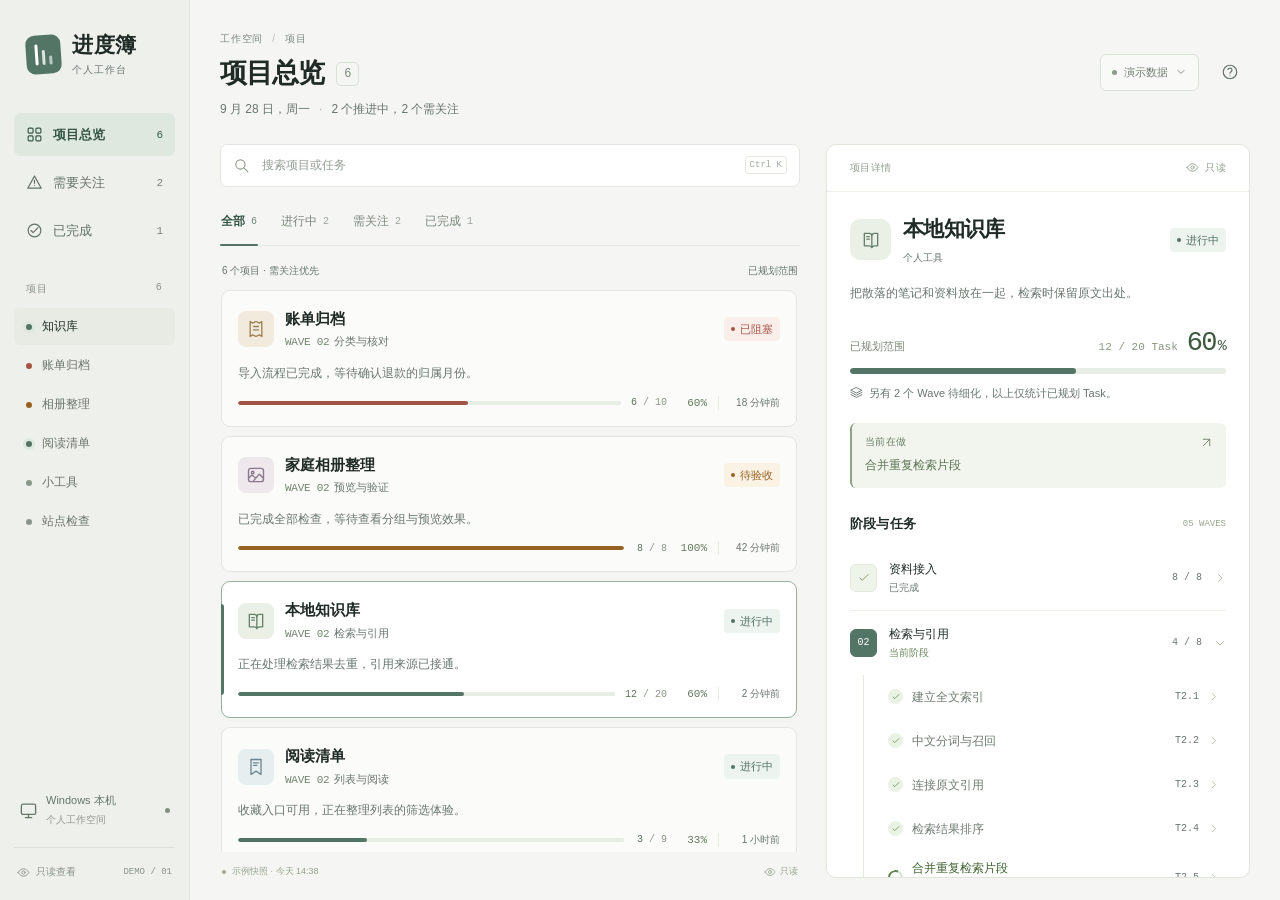
<file: demo/index.html>
<!doctype html>
<html lang="zh-CN">
<head>
  <meta charset="UTF-8">
  <meta name="viewport" content="width=device-width, initial-scale=1, viewport-fit=cover">
  <meta name="theme-color" content="#F5F6F3">
  <meta name="description" content="个人项目进度看板，只读交互演示。">
  <title>进度簿 · 项目总览</title>
  <link rel="icon" href="data:image/svg+xml,%3Csvg xmlns='http://www.w3.org/2000/svg' viewBox='0 0 40 40'%3E%3Crect width='40' height='40' rx='10' fill='%23537565'/%3E%3Cpath d='M12 28V12M20 28V17M28 28V22' stroke='white' stroke-width='3' stroke-linecap='round'/%3E%3C/svg%3E">
  <style>:root {
  color-scheme: light;
  --canvas: #f5f6f3; --surface: #fff; --sidebar: #eef0eb;
  --ink: #202b27; --muted: #69756f; --faint: #8a938c; --line: #e3e7e1;
  --accent: #537565; --accent-dark: #365646; --accent-soft: #edf3ee;
  --amber: #986124; --amber-soft: #faf2e5; --red: #a45446; --red-soft: #faeeeb;
  --blue: #557386; --mono: "SFMono-Regular", Consolas, "Liberation Mono", monospace;
  --sans: -apple-system, BlinkMacSystemFont, "Segoe UI", "PingFang SC", "Microsoft YaHei", sans-serif;
}
* { box-sizing: border-box; }
html, body { margin: 0; min-height: 100%; }
body { font-family: var(--sans); font-size: 14px; color: var(--ink); background: var(--canvas); -webkit-font-smoothing: antialiased; }
button, input, select { font: inherit; }
button, a, summary { -webkit-tap-highlight-color: transparent; }
button { color: inherit; cursor: pointer; }
button, input { border-radius: 0; }
button { border: 0; background: none; }
a { color: inherit; text-decoration: none; }
button:focus-visible, a:focus-visible, summary:focus-visible, input:focus-visible, [tabindex]:focus-visible { outline: 2px solid var(--accent); outline-offset: 3px; }
button:disabled { cursor: default; }
[hidden] { display: none !important; }
svg { display: block; width: 18px; height: 18px; flex: 0 0 auto; stroke-width: 1.65; }
[data-icon] { display: inline-flex; align-items: center; justify-content: center; flex: 0 0 auto; }
.app-shell { display: flex; height: 100vh; height: 100dvh; min-height: 620px; }
.skip-link { position: fixed; left: 16px; top: -100px; background: white; padding: 12px 18px; z-index: 100; border: 1px solid var(--accent); border-radius: 6px; }
.skip-link:focus { top: 12px; }
.sidebar { flex: 0 0 190px; display: flex; flex-direction: column; background: var(--sidebar); border-right: 1px solid #e0e5dd; padding: 31px 14px 0; }
.brand { display: flex; align-items: center; gap: 11px; padding: 0 12px 36px; font-size: 21px; font-weight: 650; letter-spacing: .03em; }
.brand small { display: block; margin-top: 4px; font-size: 10px; letter-spacing: .1em; font-weight: 450; color: var(--muted); }
.brand-mark { width: 35px; height: 39px; background: var(--accent); border-radius: 9px; display: flex; align-items: flex-end; justify-content: center; gap: 4px; padding-bottom: 9px; transform: rotate(-4deg); }
.brand-mark i { width: 3px; height: 21px; border-radius: 2px; background: white; }
.brand-mark i:nth-child(2) { height: 15px; opacity: .8; }
.brand-mark i:nth-child(3) { height: 9px; opacity: .6; }
.primary-nav { display: grid; gap: 5px; }
.nav-button { width: 100%; display: flex; align-items: center; gap: 10px; padding: 11px 12px; min-height: 43px; color: #647168; font-size: 13px; text-align: left; border-radius: 7px; }
.nav-button:hover { background: #e6ebe3; }
.nav-button.active { background: #dfe8df; color: var(--accent-dark); font-weight: 600; }
.nav-button svg { width: 17px; height: 17px; }
.nav-count { margin-left: auto; font: 11px var(--mono); color: #788379; }
.nav-button.active .nav-count { color: var(--accent-dark); }
.side-section-label { display: flex; justify-content: space-between; padding: 30px 12px 12px; color: #889286; font-size: 10px; letter-spacing: .12em; }
.side-section-label span { font: 10px var(--mono); }
.side-projects { display: grid; gap: 2px; }
.side-project { min-height: 37px; display: flex; align-items: center; gap: 10px; padding: 8px 12px; color: #6b756c; font-size: 12px; border-radius: 6px; }
.side-project:hover, .side-project.selected { color: var(--ink); background: #e7ebe3; }
.tiny-dot { width: 6px; height: 6px; border-radius: 50%; background: var(--faint); flex: 0 0 auto; }
.tiny-dot.active { background: var(--accent); box-shadow: 0 0 0 3px #dfe8de; }
.tiny-dot.blocked { background: var(--red); }
.tiny-dot.review { background: var(--amber); }
.tiny-dot.complete { background: #89988b; }
.sidebar-bottom { margin-top: auto; padding-top: 28px; }
.source-machine { display: flex; align-items: center; gap: 8px; margin: 0 5px 20px; color: #68766a; font-size: 11px; }
.source-machine svg { width: 19px; height: 19px; }
.source-machine small { display: block; font-size: 10px; margin-top: 5px; color: #90998f; }
.source-dot { margin-left: auto; width: 5px; height: 5px; border-radius: 50%; background: #81917f; }
.sidebar-foot { border-top: 1px solid #dce2d7; padding: 17px 3px 21px; color: #8a9489; font-size: 10px; display: flex; align-items: center; gap: 6px; }
.sidebar-foot svg { width: 13px; height: 13px; }
.foot-version { margin-left: auto; font: 9px var(--mono); }
.main { flex: 1; min-width: 0; display: flex; flex-direction: column; padding: 0 30px 22px; }
.main:focus { outline: none; }
.page-header { flex: 0 0 auto; display: flex; align-items: center; justify-content: space-between; gap: 20px; padding: 31px 0 26px; }
.eyebrow { display: flex; align-items: center; gap: 9px; color: #7d887e; font-size: 10px; letter-spacing: .08em; line-height: 1.5; }
.kicker-slash { color: #b2bbb1; }
.mini-brand, .mobile-kicker { display: none; }
.page-heading h1 { font-size: 27px; line-height: 1.25; font-weight: 600; margin: 11px 0 9px; letter-spacing: -.035em; display: flex; align-items: center; gap: 12px; }
.heading-count { font: 12px var(--mono); color: #7c887d; padding: 4px 7px; border: 1px solid #d9e0d6; border-radius: 5px; letter-spacing: 0; }
.page-subtitle { display: flex; gap: 9px; align-items: center; color: var(--muted); font-size: 11px; margin: 0; line-height: 1.5; }
.sub-dot { color: #aab3a7; }
.header-actions { display: flex; align-items: center; gap: 11px; align-self: flex-start; padding-top: 21px; }
.icon-button { width: 40px; height: 40px; display: inline-flex; align-items: center; justify-content: center; color: var(--muted); border-radius: 7px; flex: 0 0 auto; }
.icon-button:hover { background: #e8ede5; color: var(--accent-dark); }
.demo-menu { position: relative; z-index: 20; }
.demo-menu > summary { display: flex; align-items: center; gap: 7px; height: 37px; padding: 0 11px; border: 1px solid #dae1d6; border-radius: 6px; cursor: pointer; font-size: 11px; color: #707c70; list-style: none; background: #f9faf7; }
.demo-menu > summary::-webkit-details-marker { display: none; }
.demo-menu > summary svg { width: 12px; height: 12px; }
.demo-mark { width: 5px; height: 5px; background: #8a9a83; border-radius: 50%; }
.demo-options { position: absolute; top: 44px; right: 0; width: 208px; padding: 8px; background: white; border: 1px solid var(--line); border-radius: 9px; box-shadow: 0 8px 30px #24392a10; }
.demo-options p { font-size: 10px; color: var(--faint); margin: 6px 8px 9px; }
.demo-options button { width: 100%; display: flex; align-items: center; gap: 9px; padding: 12px 9px; border-radius: 5px; font-size: 12px; text-align: left; }
.demo-options button:hover { background: var(--accent-soft); }
.demo-options button svg { width: 15px; height: 15px; color: var(--muted); }
.option-check { margin-left: auto; color: var(--accent); }
.demo-options small { display: block; color: var(--faint); font-size: 10px; line-height: 1.7; border-top: 1px solid var(--line); margin-top: 5px; padding: 10px 8px 5px; }
.offline-banner { flex: 0 0 auto; display: flex; align-items: center; gap: 12px; background: #f6eee5; border: 1px solid #e8d9c8; border-radius: 7px; color: #886344; padding: 12px 15px; margin: -8px 0 18px; }
.offline-banner strong { display: block; font-size: 12px; font-weight: 550; margin-bottom: 4px; }
.offline-banner div > span { font-size: 11px; line-height: 1.6; display: block; }
.offline-tag { margin-left: auto; font-size: 10px; flex: 0 0 auto; }
.workspace { display: grid; grid-template-columns: minmax(350px, 1fr) minmax(355px, 424px); gap: 26px; min-height: 0; flex: 1; }
.project-panel { display: flex; flex-direction: column; min-height: 0; min-width: 0; }
.search-wrap { display: flex; align-items: center; gap: 10px; background: white; border: 1px solid var(--line); border-radius: 7px; padding: 0 12px; height: 43px; flex: 0 0 auto; }
.search-wrap:focus-within { border-color: #92a694; box-shadow: 0 0 0 2px #5375650c; }
.search-wrap svg { color: #919c91; width: 17px; height: 17px; }
.search-wrap input { flex: 1; width: 0; min-width: 0; border: 0; outline: none; font-size: 12px; height: 40px; background: transparent; color: var(--ink); }
.search-wrap input::placeholder { color: #929d93; opacity: 1; }
.search-wrap input:focus-visible { outline: none; }
.search-wrap kbd { font: 9px var(--mono); color: #a0aaa0; border: 1px solid #e5e9e1; border-radius: 3px; padding: 3px 4px; white-space: nowrap; }
.filters { display: flex; border-bottom: 1px solid var(--line); gap: 22px; margin-top: 14px; flex: 0 0 auto; }
.filter-button { display: inline-flex; align-items: center; gap: 6px; height: 44px; padding: 0 1px 2px; color: #7a867b; font-size: 11px; position: relative; white-space: nowrap; }
.filter-button span { font: 10px var(--mono); opacity: .7; }
.filter-button.active { color: var(--accent-dark); font-weight: 600; }
.filter-button.active::after { content: ''; position: absolute; bottom: -1px; height: 2px; left: 0; right: 0; background: var(--accent); border-radius: 3px; }
.list-caption { color: #95a092; font-size: 10px; display: flex; align-items: center; justify-content: space-between; padding: 18px 2px 11px; flex: 0 0 auto; }
.project-scroll { overflow: auto; scrollbar-width: thin; scrollbar-color: #d8dfd3 transparent; min-height: 0; padding: 1px 3px 8px 1px; }
.project-list { display: grid; grid-template-columns: minmax(0, 1fr); gap: 9px; }
.project-row { position: relative; display: block; width: 100%; min-width: 0; border: 1px solid #e3e7df; background: #fbfcf9; padding: 17px 16px 16px; border-radius: 9px; text-align: left; transition: border-color .15s, background .15s; }
.project-row:hover { background: white; border-color: #bcccbc; }
.project-row.selected { background: white; border-color: #9caf9d; box-shadow: 0 2px 7px #364b3406; }
.project-row.selected::before { content: ''; position: absolute; left: -1px; top: 22px; bottom: 22px; width: 3px; border-radius: 0 3px 3px 0; background: var(--accent); }
.row-top { display: flex; align-items: center; gap: 11px; min-width: 0; }
.project-icon { display: inline-flex; align-items: center; justify-content: center; width: 36px; height: 36px; border-radius: 8px; flex: 0 0 auto; color: #65816b; background: #eaf0e6; }
.project-icon svg { width: 20px; height: 20px; stroke-width: 1.6; }
.project-icon.sand { color: #9c8154; background: #f1eadd; }
.project-icon.plum { color: #88788b; background: #eee8ed; }
.project-icon.blue { color: #6d8791; background: #e7eef0; }
.project-icon.stone { color: #7f897e; background: #ecede7; }
.row-identity { min-width: 0; flex: 1; }
.row-identity strong { font-size: 14px; font-weight: 600; line-height: 1.5; display: block; overflow-wrap: anywhere; }
.row-wave { display: block; color: #919a8e; font-size: 10px; margin-top: 3px; line-height: 1.5; }
.row-wave .wave-code { font-family: var(--mono); letter-spacing: -.025em; color: #748571; margin-right: 5px; }
.status-tag { display: inline-flex; align-items: center; gap: 5px; font-size: 10px; line-height: 1.3; padding: 5px 7px; border-radius: 4px; color: #6f7b6d; background: #eff2eb; white-space: nowrap; flex: 0 0 auto; font-weight: 450; }
.status-tag::before { content: ''; width: 4px; height: 4px; border-radius: 50%; background: currentColor; }
.status-tag.active { color: #527363; background: #edf3ee; }
.status-tag.blocked, .status-tag.failed { color: var(--red); background: var(--red-soft); }
.status-tag.review, .status-tag.waiting { color: var(--amber); background: var(--amber-soft); }
.status-tag.done, .status-tag.complete { color: #74856d; background: #edf1e8; }
.status-tag.todo, .status-tag.planning { color: #879180; background: #eff1eb; }
.row-summary { font-size: 11px; color: #73806f; line-height: 1.65; margin: 13px 0 12px; overflow: hidden; text-overflow: ellipsis; white-space: nowrap; }
.row-bottom { display: flex; align-items: center; gap: 10px; }
.row-bottom progress { flex: 1; min-width: 24px; }
progress { display: block; appearance: none; -webkit-appearance: none; border: none; height: 4px; background: #e8ede5; border-radius: 6px; overflow: hidden; color: var(--accent); }
progress::-webkit-progress-bar { background: #e8ede5; border-radius: 6px; }
progress::-webkit-progress-value { background: var(--accent); border-radius: 6px; }
progress::-moz-progress-bar { background: var(--accent); border-radius: 6px; }
progress.blocked { color: var(--red); }
progress.blocked::-webkit-progress-value, .project-row[data-status="blocked"] progress::-webkit-progress-value { background: var(--red); }
progress.blocked::-moz-progress-bar, .project-row[data-status="blocked"] progress::-moz-progress-bar { background: var(--red); }
progress.review { color: var(--amber); }
progress.review::-webkit-progress-value, .project-row[data-status="review"] progress::-webkit-progress-value { background: var(--amber); }
progress.review::-moz-progress-bar, .project-row[data-status="review"] progress::-moz-progress-bar { background: var(--amber); }
.project-row[data-status="complete"] progress::-webkit-progress-value { background: #91a187; }
.project-row[data-status="complete"] progress::-moz-progress-bar { background: #91a187; }
.row-count { font: 10px var(--mono); color: #8d9788; min-width: 33px; text-align: right; }
.row-count b { color: #5d715b; font-weight: 500; }
.row-percent { font: 11px var(--mono); min-width: 30px; color: #657860; text-align: right; }
.row-updated { color: #99a18f; font-size: 10px; white-space: nowrap; min-width: 62px; text-align: right; padding-left: 8px; border-left: 1px solid #e8ebe2; margin-left: 1px; }
.unplanned-track { flex: 1; height: 4px; border-radius: 5px; background: repeating-linear-gradient(90deg, #dfe4d8 0, #dfe4d8 5px, transparent 5px, transparent 9px); }
.list-footer { display: flex; align-items: center; gap: 6px; color: #97a18f; font-size: 9px; flex: 0 0 auto; padding: 13px 2px 0; }
.snapshot-dot { width: 4px; height: 4px; border-radius: 50%; background: #99a88f; }
body[data-connection="offline"] .snapshot-dot, body[data-connection="offline"] .source-dot { background: var(--red); }
.read-only-label { display: inline-flex; align-items: center; gap: 4px; margin-left: auto; }
.read-only-label svg { width: 12px; height: 12px; }
.detail-panel { min-width: 0; overflow: auto; scrollbar-width: thin; scrollbar-color: #d8dfd3 transparent; border: 1px solid #e0e6dc; border-radius: 10px; background: white; }
.detail-panel:focus { outline: none; }
.detail-nav { height: 47px; padding: 0 23px; border-bottom: 1px solid #edf0e9; display: flex; align-items: center; justify-content: space-between; color: #929d8d; font-size: 10px; letter-spacing: .03em; }
.detail-nav .detail-nav-end { display: flex; align-items: center; gap: 6px; }
.detail-nav-end svg { width: 13px; height: 13px; }
.back-link { display: inline-flex; align-items: center; gap: 6px; min-height: 44px; font-size: 11px; color: #697c64; }
.back-link svg { width: 15px; height: 15px; }
.mobile-back { display: none; }
.detail-content { padding: 23px; }
.detail-project-heading { display: flex; align-items: center; gap: 12px; }
.detail-project-heading .project-icon { width: 41px; height: 41px; border-radius: 10px; }
.detail-title-wrap { flex: 1; min-width: 0; }
.detail-title-wrap h2 { font-size: 21px; font-weight: 600; line-height: 1.35; letter-spacing: -.035em; margin: 0 0 5px; overflow-wrap: anywhere; }
.category-label { font-size: 10px; color: #919d8b; }
.detail-description { color: #7a8672; line-height: 1.9; font-size: 11px; margin: 17px 0 23px; }
.metric-top { display: flex; align-items: baseline; justify-content: space-between; gap: 10px; margin-bottom: 10px; }
.metric-top > span { font-size: 11px; color: #7d8975; }
.metric-ratio { display: flex; gap: 9px; align-items: baseline; font-family: var(--mono); }
.metric-ratio strong { font-size: 27px; color: #3e5940; font-weight: 450; letter-spacing: -.065em; }
.metric-ratio strong small { font-size: 15px; letter-spacing: -.05em; margin-left: 2px; }
.metric-ratio > span { font-size: 11px; color: #8a9680; }
.detail-progress { width: 100%; height: 6px; }
.scope-note { display: flex; align-items: flex-start; gap: 6px; margin-top: 11px; font-size: 10px; line-height: 1.6; color: #909b86; }
.scope-note svg { width: 13px; height: 13px; margin-top: 1px; }
.scope-note.pending { color: #98784c; }
.focus-note { display: block; width: 100%; border-radius: 6px; text-align: left; padding: 12px 13px; margin-top: 21px; background: #f1f5ee; border-left: 2px solid #8fa286; }
.focus-note:hover { background: #ebf1e6; }
.focus-note.blocked { border-color: #c29775; background: #faf4ec; }
.focus-note.review { border-color: #c9ad6d; background: #faf7ed; }
.focus-label { display: flex; align-items: center; justify-content: space-between; color: #87977b; font-size: 9px; margin-bottom: 6px; letter-spacing: .04em; }
.focus-label svg { width: 13px; height: 13px; }
.focus-note strong { font-size: 11px; font-weight: 500; line-height: 1.7; display: block; color: #5b7350; }
.focus-note.blocked strong { color: #997755; }
.focus-note.review strong { color: #8b774f; }
.section-heading { display: flex; justify-content: space-between; align-items: center; gap: 12px; margin: 27px 0 13px; }
.section-heading h3 { font-size: 12px; font-weight: 600; margin: 0; letter-spacing: .015em; }
.section-heading > span { font: 9px var(--mono); color: #9aa58e; }
.wave { position: relative; border-bottom: 1px solid #edf0e8; }
.wave > summary { list-style: none; display: flex; align-items: center; min-height: 64px; gap: 12px; cursor: pointer; padding: 9px 0; }
.wave > summary::-webkit-details-marker { display: none; }
.wave-number { width: 27px; height: 28px; border: 1px solid #dce3d5; background: #f8faf5; color: #98a58b; border-radius: 6px; flex: 0 0 auto; font: 10px var(--mono); display: flex; align-items: center; justify-content: center; position: relative; }
.wave-number.complete { background: #eef4e9; color: #819671; border-color: #e2eadb; }
.wave-number.complete svg { width: 14px; height: 14px; }
.wave-number.current { color: white; background: var(--accent); border-color: var(--accent); }
.wave-number.undefined { background: transparent; border-style: dashed; }
.wave-title { flex: 1; min-width: 0; }
.wave-title strong { display: block; font-size: 12px; font-weight: 550; line-height: 1.5; overflow-wrap: anywhere; }
.wave-title small { display: block; font-size: 9px; color: #9aa98c; margin-top: 3px; }
.wave.current .wave-title small { color: #69865b; }
.wave-count { font: 10px var(--mono); color: #8c9b7f; white-space: nowrap; }
.wave-count.text { font-family: var(--sans); font-size: 9px; }
.wave-chevron { color: #a6b199; transition: transform .15s; }
.wave-chevron svg { width: 12px; height: 12px; }
.wave[open] .wave-chevron { transform: rotate(90deg); }
.wave-body { padding: 0 0 11px 12px; margin-left: 13px; border-left: 1px solid #e4eade; }
.task-row { display: flex; align-items: center; min-height: 44px; gap: 9px; border-radius: 5px; padding: 8px 7px 8px 10px; margin-left: 2px; }
.task-row:hover { background: #f3f6ef; }
.task-symbol { width: 15px; height: 15px; border: 1.4px solid #c9d2c0; border-radius: 50%; flex: 0 0 auto; color: #789567; display: inline-flex; align-items: center; justify-content: center; }
.task-symbol svg { width: 10px; height: 10px; stroke-width: 2.2; }
.task-symbol.done { background: #eaf2e4; border-color: #eaf2e4; }
.task-symbol.active { border-color: #638651; border-right-color: #d5e2cc; border-bottom-color: #d5e2cc; border-width: 2px; transform: rotate(-20deg); }
.task-symbol.waiting, .task-symbol.blocked { color: #b38451; border-color: #d6bb94; }
.task-name { font-size: 11px; line-height: 1.55; color: #6c7b61; flex: 1; min-width: 0; overflow-wrap: anywhere; }
.task-row[data-status="active"] .task-name { color: #3f6130; font-weight: 550; }
.task-row[data-status="done"] .task-name { color: #8f9e82; }
.task-hint { display: block; color: #9aa88d; font-size: 9px; margin-top: 3px; font-weight: 400; }
.task-code { font: 8px var(--mono); color: #a5b198; flex: 0 0 auto; }
.task-row > .task-chevron { width: 11px; height: 11px; color: #a5b396; }
.wave-empty { color: #98a58d; font-size: 11px; line-height: 1.85; padding: 4px 7px 8px 10px; }
.activity-list { list-style: none; margin: 0; padding: 0; }
.activity-list li { display: grid; grid-template-columns: 37px 1fr; gap: 11px; position: relative; padding: 0 0 19px; }
.activity-list time { font: 9px var(--mono); color: #a0ac93; line-height: 1.7; }
.activity-list li > div { padding-left: 14px; border-left: 1px solid #e3e9da; position: relative; }
.activity-list li > div::before { content: ''; position: absolute; left: -3px; top: 4px; width: 5px; height: 5px; border-radius: 50%; background: #91a680; box-shadow: 0 0 0 3px white; }
.activity-list li strong { display: block; font-size: 10px; color: #768969; line-height: 1.7; font-weight: 450; }
.activity-list li small { display: block; font-size: 9px; line-height: 1.65; color: #a3af94; margin-top: 3px; }
.detail-end { text-align: center; font-size: 9px; color: #b0b9a4; padding: 5px 0 4px; }
.task-breadcrumb { color: #96a389; font-size: 10px; line-height: 1.8; margin-bottom: 17px; overflow-wrap: anywhere; }
.task-heading { font-size: 22px; line-height: 1.55; font-weight: 600; letter-spacing: -.025em; margin: 0 0 12px; overflow-wrap: anywhere; }
.task-heading:focus { outline: none; }
.task-tags { display: flex; align-items: center; flex-wrap: wrap; gap: 9px; }
.task-id { font: 11px var(--mono); color: #819073; background: #f1f5eb; border: 1px solid #e5ecdb; padding: 5px 6px; border-radius: 4px; }
.task-copy { font-size: 12px; line-height: 1.95; color: #788a69; margin: 0; overflow-wrap: anywhere; }
.task-copy, .task-update p { white-space: pre-line; }
.task-update { background: #f3f7ee; border-radius: 7px; padding: 15px; margin-top: 24px; }
.task-update .eyebrow { color: #9aab87; margin-bottom: 7px; }
.task-update p { margin: 0; font-size: 12px; line-height: 1.9; color: #6d8658; overflow-wrap: anywhere; }
.task-meta { display: grid; grid-template-columns: 1fr 1fr; gap: 10px; border-top: 1px solid var(--line); margin-top: 25px; padding-top: 17px; }
.task-meta small { display: block; color: #a1ae91; font-size: 10px; margin-bottom: 7px; }
.task-meta span { color: #7a9065; font-size: 11px; line-height: 1.7; }
.subtask-list { list-style: none; padding: 0; margin: 0; }
.subtask-list li { display: flex; align-items: center; gap: 11px; padding: 13px 0; border-bottom: 1px solid #edf2e6; font-size: 12px; line-height: 1.65; color: #728b5d; overflow-wrap: anywhere; }
.subtask-list li.done { color: #98aa87; }
.fine-note { margin: 11px 0 0; color: #a6b397; font-size: 10px; line-height: 1.8; }
.evidence-list { margin: 0; }
.evidence-list > div { padding: 12px 0; border-top: 1px solid #edf2e6; }
.evidence-list dt { color: #98aa83; font-size: 10px; margin-bottom: 6px; }
.evidence-list dd { margin: 0; color: #748e5e; font-size: 11px; line-height: 1.8; overflow-wrap: anywhere; }
.blocking-callout { background: #fbf3e8; border-left: 2px solid #cda468; padding: 14px; margin-top: 20px; border-radius: 4px; font-size: 12px; line-height: 1.9; color: #957145; }
.empty-state { padding: 66px 20px; text-align: center; color: #819275; }
.empty-state > svg { width: 31px; height: 31px; margin: 0 auto 16px; color: #a6b59a; }
.empty-state h2 { font-size: 16px; font-weight: 500; margin: 0 0 10px; }
.empty-state p { font-size: 12px; line-height: 1.8; margin: 0 auto; max-width: 270px; overflow-wrap: anywhere; }
.text-button { display: inline-flex; align-items: center; justify-content: center; color: var(--accent-dark); min-height: 44px; padding: 0 14px; font-size: 12px; border-radius: 5px; border: 1px solid #dbe6d0; margin-top: 18px; background: white; }
.rules-dialog { color: var(--ink); width: min(470px, calc(100vw - 36px)); max-height: calc(100dvh - 48px); border: 1px solid #dce5d3; border-radius: 12px; padding: 26px; background: white; box-shadow: 0 22px 80px #1e35252a; }
.rules-dialog::backdrop { background: #24332957; backdrop-filter: blur(3px); }
.dialog-top { display: flex; justify-content: space-between; align-items: center; margin: -9px -9px 12px 0; }
.rules-dialog h2 { font-size: 24px; letter-spacing: -.035em; font-weight: 600; margin: 0 0 12px; }
.dialog-intro { font-size: 12px; color: #859677; line-height: 1.7; margin: 0; }
.formula { display: flex; align-items: center; justify-content: space-between; gap: 9px; background: #f3f7ef; padding: 21px 18px; border-radius: 7px; margin: 23px 0; }
.formula > span { text-align: center; }
.formula strong { display: block; font: 26px var(--mono); color: #687e55; }
.formula small { display: block; font-size: 9px; color: #98ab84; margin-top: 6px; white-space: nowrap; }
.formula b { font-size: 18px; font-weight: 400; color: #b1c29f; }
.formula .formula-result strong { color: #426d2a; }
.formula em { font-size: 17px; font-style: normal; }
.rules-list { list-style: none; margin: 0; padding: 0; }
.rules-list li { padding: 13px 0; border-bottom: 1px solid #edf3e4; }
.rules-list strong { display: block; font-size: 12px; font-weight: 550; color: #6c8558; margin-bottom: 6px; }
.rules-list span { display: block; color: #96aa82; font-size: 11px; line-height: 1.8; }
.dialog-foot { font-size: 10px; color: #a6b994; line-height: 1.8; margin-top: 18px; }
.noscript { position: fixed; inset: auto 12px 12px; background: white; border: 1px solid var(--red); padding: 20px; z-index: 100; }
.row-identity strong { font-size: 15px; }
.row-wave, .row-summary, .row-updated, .list-caption, .category-label,
.detail-description, .scope-note, .wave-title small, .wave-count, .task-hint,
.task-code, .activity-list time, .activity-list li small, .task-breadcrumb,
.task-meta small, .fine-note, .evidence-list dt, .dialog-intro, .rules-list span,
.dialog-foot, .formula small { color: var(--muted); }
.row-wave { font-size: 11px; }
.row-summary, .filter-button, .detail-description { font-size: 12px; }
.status-tag { font-size: 11px; }
.page-subtitle { font-size: 12px; }
.scope-note { font-size: 11px; }
.section-heading h3 { font-size: 13px; }
.task-name { font-size: 12px; color: #5f7064; }
.task-row[data-status="done"] .task-name { color: #6d7b70; }
.task-hint { font-size: 10px; }
.wave-title small { font-size: 10px; }
.activity-list li strong { font-size: 11px; color: #637267; }
.activity-list li small, .task-code { font-size: 10px; }
.task-copy, .task-update p, .evidence-list dd, .task-meta span,
.subtask-list li, .subtask-list li.done, .rules-list strong { color: #5f7064; }
.task-copy, .task-update p { font-size: 13px; }
.focus-note strong { font-size: 12px; }
.focus-label { color: #6b7d65; font-size: 10px; }
.evidence-list dd { font-size: 12px; }
@media (min-width: 1700px) { .sidebar { flex-basis: 214px; padding-left: 22px; padding-right: 22px; } .main { padding-left: 42px; padding-right: 42px; } .workspace { grid-template-columns: minmax(380px, 1fr) minmax(430px, 520px); gap: 32px; } .project-row { padding: 22px; } .row-identity strong { font-size: 16px; } .row-summary { font-size: 12px; } .detail-content { padding: 28px; } }
@media (min-width: 1001px) and (max-width: 1190px) { .sidebar { flex-basis: 162px; padding-left: 10px; padding-right: 10px; } .main { padding-left: 20px; padding-right: 20px; } .workspace { grid-template-columns: minmax(305px, 1fr) 345px; gap: 17px; } .filters { gap: 15px; } .row-updated { display: none; } .detail-content { padding: 19px; } .brand { padding-left: 6px; font-size: 19px; gap: 8px; } }
@media (max-width: 1000px) {
  .app-shell { height: auto; min-height: 100vh; min-height: 100dvh; display: block; }
  .sidebar { display: none; }
  .main { display: block; padding: max(0px, env(safe-area-inset-top)) 20px max(22px, env(safe-area-inset-bottom)); max-width: 680px; margin: auto; }
  .page-header { padding: 24px 0 22px; gap: 8px; position: relative; }
  .page-heading h1 { font-size: 27px; margin-top: 19px; margin-bottom: 9px; }
  .desktop-kicker, .kicker-slash { display: none; }
  .mobile-kicker { display: inline; color: #677e5c; letter-spacing: .08em; font-size: 11px; }
  .eyebrow { gap: 7px; }
  .mini-brand { display: inline-flex; align-items: flex-end; gap: 3px; width: 17px; height: 16px; padding-bottom: 1px; margin-right: 1px; }
  .mini-brand i { width: 3px; height: 15px; border-radius: 1px; background: #6b8858; }
  .mini-brand i:nth-child(2) { height: 10px; background: #92a982; }
  .mini-brand i:nth-child(3) { height: 6px; background: #b7c6aa; }
  .page-heading > .eyebrow { font-size: 0; }
  .page-subtitle { font-size: 11px; gap: 7px; }
  .header-actions { padding-top: 0; gap: 0; margin-right: -5px; position: absolute; top: 13px; right: 0; }
  .demo-menu > summary { min-height: 44px; height: 44px; border: 0; background: transparent; padding: 0 7px; gap: 5px; font-size: 10px; }
  .rules-button { width: 44px; height: 44px; }
  .rules-button svg { width: 16px; height: 16px; }
  .workspace { display: block; }
  .search-wrap { height: 44px; }
  .search-wrap input { font-size: 16px; }
  .search-wrap input::placeholder { font-size: 12px; }
  .search-wrap kbd { display: none; }
  .filters { gap: 0; justify-content: space-between; margin-top: 11px; }
  .filter-button { font-size: 12px; gap: 5px; min-height: 46px; padding: 0 2px; }
  .list-caption { padding-top: 16px; padding-bottom: 11px; font-size: 9px; }
  .project-scroll { overflow: visible; padding: 1px 0; }
  .project-list { gap: 10px; }
  .project-row { padding: 16px 15px; border-radius: 9px; background: #fcfdf9; }
  .project-row.selected { background: #fcfdf9; border-color: #e3e7df; box-shadow: none; }
  .project-row.selected::before { display: none; }
  .row-identity strong { font-size: 15px; }
  .row-wave { font-size: 10px; }
  .row-top { gap: 10px; }
  .status-tag { font-size: 10px; padding: 5px 6px; }
  .project-icon { width: 35px; height: 35px; }
  .row-summary { margin: 12px 0 13px; font-size: 12px; }
  .row-bottom { gap: 9px; }
  .row-updated { min-width: 53px; font-size: 9px; padding-left: 7px; }
  .row-count, .row-percent { font-size: 10px; }
  .list-footer { font-size: 9px; padding: 17px 2px 0; }
  .detail-panel { display: none; border: 0; border-radius: 0; overflow: visible; background: var(--canvas); }
  body:not([data-view="home"]) .project-panel { display: none; }
  body:not([data-view="home"]) .detail-panel { display: block; }
  body:not([data-view="home"]) .page-header { padding-top: 16px; padding-bottom: 0; height: 57px; align-items: flex-start; }
  body:not([data-view="home"]) .page-heading h1, body:not([data-view="home"]) .page-subtitle { display: none; }
  body:not([data-view="home"]) .page-heading > .eyebrow { margin-top: 9px; }
  .detail-nav { padding: 0; height: 48px; border-color: #e0e8d8; margin-bottom: 20px; }
  .desktop-detail-label { display: none; }
  .mobile-back { display: inline-flex; }
  .back-link { font-size: 12px; }
  .detail-nav-end { font-size: 10px; color: #a1b18f; }
  .detail-content { padding: 0; }
  .detail-title-wrap h2 { font-size: 24px; line-height: 1.4; }
  .detail-project-heading { gap: 13px; }
  .detail-project-heading .project-icon { width: 45px; height: 45px; }
  .category-label { font-size: 10px; }
  .detail-description { font-size: 13px; line-height: 1.85; margin-top: 19px; }
  .detail-project-heading > .status-tag { font-size: 9px; }
  .metric-top { margin-bottom: 11px; }
  .metric-top > span { font-size: 11px; }
  .metric-ratio strong { font-size: 30px; }
  .scope-note { font-size: 11px; margin-top: 12px; }
  .focus-note { background: #eaf1e3; margin-top: 22px; padding: 13px; }
  .focus-note strong { font-size: 12px; }
  .focus-label { font-size: 10px; }
  .section-heading { margin-top: 30px; margin-bottom: 14px; }
  .section-heading h3 { font-size: 14px; }
  .wave > summary { min-height: 69px; }
  .wave-title strong { font-size: 13px; }
  .wave-title small { font-size: 10px; }
  .wave-count { font-size: 11px; }
  .wave { border-color: #e1e8d8; }
  .wave-number { background: #f9fcf4; width: 28px; height: 30px; }
  .task-row { min-height: 48px; padding-top: 10px; padding-bottom: 10px; }
  .task-name { font-size: 13px; }
  .task-code { font-size: 9px; }
  .task-hint { font-size: 11px; }
  .wave-body { border-color: #dce7d0; }
  .wave-empty { font-size: 12px; }
  .activity-list li strong { font-size: 11px; }
  .activity-list li small { font-size: 10px; }
  .activity-list li > div::before { box-shadow: 0 0 0 3px var(--canvas); }
  .activity-list li { grid-template-columns: 41px 1fr; padding-bottom: 22px; }
  .activity-list time { font-size: 10px; }
  .detail-end { font-size: 10px; padding: 16px 0 6px; }
  .task-heading { font-size: 24px; line-height: 1.55; }
  .task-copy, .task-update p { font-size: 14px; }
  .task-update { background: #eaf2e1; }
  .task-meta span, .evidence-list dd { font-size: 12px; }
  .task-meta small, .evidence-list dt { font-size: 11px; }
  .subtask-list li { font-size: 13px; }
  .offline-banner { margin: -3px 0 17px; padding: 12px; align-items: flex-start; gap: 9px; }
  .offline-banner > [data-icon] { margin-top: 2px; }
  .offline-tag { display: none; }
  .offline-banner strong { font-size: 11px; }
  .offline-banner div > span { font-size: 10px; }
  body:not([data-view="home"]) .offline-banner { margin-top: 5px; }
  .rules-dialog { padding: 22px; }
  .rules-dialog h2 { font-size: 22px; }
  .formula { padding: 20px 13px; }
  .rules-list strong { font-size: 12px; }
  .rules-list span { font-size: 12px; }
}
@media (prefers-reduced-motion: reduce) { *, *::before, *::after { transition: none !important; scroll-behavior: auto !important; } }
</style>
</head>
<body data-view="home">
  <a class="skip-link" href="#main-content" data-action="skip">跳到主要内容</a>
  <div class="app-shell">
    <aside class="sidebar" aria-label="工作台导航">
      <a class="brand" href="#" aria-label="进度簿首页"><span class="brand-mark" aria-hidden="true"><i></i><i></i><i></i></span><span>进度簿<small>个人工作台</small></span></a>
      <nav class="primary-nav" aria-label="查看范围" id="primary-nav"></nav>
      <div class="side-section-label">项目<span id="side-project-count">06</span></div>
      <nav class="side-projects" aria-label="项目快捷入口" id="side-projects"></nav>
      <div class="sidebar-bottom">
        <div class="source-machine"><span data-icon="monitor"></span><div>Windows 本机<small>个人工作空间</small></div><span class="source-dot" aria-hidden="true"></span></div>
        <div class="sidebar-foot"><span data-icon="eye"></span>只读查看<span class="foot-version">DEMO / 01</span></div>
      </div>
    </aside>
    <main class="main" id="main-content" tabindex="-1">
      <header class="page-header">
        <div class="page-heading">
          <div class="eyebrow"><span class="mini-brand" aria-hidden="true"><i></i><i></i><i></i></span><span class="desktop-kicker">工作空间</span><span class="mobile-kicker">进度簿</span><span class="kicker-slash">/</span>项目</div>
          <h1>项目总览<span class="heading-count" id="heading-count">6</span></h1>
          <p class="page-subtitle"><span id="date-label"></span><span class="sub-dot">·</span><span id="overview-summary"></span></p>
        </div>
        <div class="header-actions">
          <details class="demo-menu" id="demo-menu">
            <summary><span class="demo-mark" aria-hidden="true"></span><span>演示数据</span><span data-icon="chevronDown"></span></summary>
            <div class="demo-options"><p>预览场景</p><button type="button" data-scenario="online"><span data-icon="sun"></span>正常显示<span class="option-check" data-check="online">✓</span></button><button type="button" data-scenario="offline"><span data-icon="wifiOff"></span>本机离线<span class="option-check" data-check="offline"></span></button><small>此处仅切换演示场景，<br>不会更新任何项目状态。</small></div>
          </details>
          <button class="icon-button rules-button" type="button" data-action="rules" aria-label="查看进度计算方式" title="进度计算方式"><span data-icon="help"></span></button>
        </div>
      </header>
      <div class="offline-banner" id="offline-banner" hidden role="status"><span data-icon="wifiOff"></span><div><strong>暂时无法连接本机</strong><span>以下保留最后一次记录 · 今天 14:38。请确认电脑在线后再查看。</span></div><span class="offline-tag">离线示例</span></div>
      <div class="workspace">
        <section class="project-panel" aria-label="项目列表">
          <div class="search-wrap"><span data-icon="search"></span><input id="project-search" type="search" placeholder="搜索项目或任务" aria-label="搜索项目或任务" autocomplete="off"><kbd aria-hidden="true">Ctrl K</kbd></div>
          <div class="filters" id="filters" role="group" aria-label="筛选项目"></div>
          <div class="list-caption"><span id="list-caption"></span><span>已规划范围</span></div>
          <div class="project-scroll" id="project-scroll"><div id="project-list" class="project-list" role="list"></div></div>
          <div class="list-footer"><span class="snapshot-dot" aria-hidden="true"></span><span id="snapshot-label">示例快照 · 今天 14:38</span><span class="read-only-label"><span data-icon="eye"></span>只读</span></div>
        </section>
        <aside class="detail-panel" id="detail-panel" aria-label="项目详情" tabindex="-1"></aside>
      </div>
    </main>
  </div>
  <dialog class="rules-dialog" id="rules-dialog" aria-labelledby="rules-title">
    <div class="dialog-top"><span class="eyebrow">计量口径</span><button class="icon-button" type="button" data-action="close-rules" aria-label="关闭计算说明"><span data-icon="close"></span></button></div>
    <h2 id="rules-title">每个 Task，算一步。</h2>
    <p class="dialog-intro">百分比表示已规划任务的实施完成比例。</p>
    <div class="formula"><span><strong>12</strong><small>已完成 Task</small></span><b>÷</b><span><strong>20</strong><small>已规划 Task</small></span><b>=</b><span class="formula-result"><strong>60<em>%</em></strong><small>范围内进度</small></span></div>
    <ul class="rules-list"><li><strong>通过检查才计入完成</strong><span>人工验收独立标记，待验收不抵消已完成的实施工作。</span></li><li><strong>子项不增加 Task 数量</strong><span>Wave 用于分组，子项用于展示细节；项目比例直接汇总 Task。</span></li><li><strong>未拆分的计划明确标注</strong><span>未来 Wave 待细化时，不将已有任务的 100% 当成全项目完成。</span></li></ul>
    <div class="dialog-foot">本页为虚构演示数据，不代表本机实时状态。</div>
  </dialog>
  <noscript><style>.app-shell{display:none}.static-preview{max-width:680px;margin:auto;padding:24px 20px}.static-preview h1{font-size:27px;font-weight:600;margin:12px 0}.static-preview>p{font-size:12px;line-height:1.9;color:#69756f;margin-bottom:24px}.static-preview .project-list{gap:12px}</style><main class="static-preview"><div class="eyebrow">进度簿 · 演示数据</div><h1>项目总览</h1><p>当前显示静态概览。在支持页面交互的浏览器中打开，可进一步查看 Wave 和 Task 详情。</p><div class="project-list"><div class="project-row" data-status="active"><div class="row-top"><span class="project-icon sage">知</span><div class="row-identity"><strong>本地知识库</strong><span class="row-wave">已规划范围</span></div><span class="status-tag active">进行中</span></div><p class="row-summary">正在处理检索结果去重，引用来源已接通。</p><div class="row-bottom"><progress value="12" max="20"></progress><span class="row-count">12 / 20</span><span class="row-percent">60%</span><span class="row-updated">2 分钟前</span></div></div><div class="project-row" data-status="blocked"><div class="row-top"><span class="project-icon sand">账</span><div class="row-identity"><strong>账单归档</strong><span class="row-wave">已规划范围</span></div><span class="status-tag blocked">已阻塞</span></div><p class="row-summary">导入流程已完成，等待确认退款的归属月份。</p><div class="row-bottom"><progress value="6" max="10"></progress><span class="row-count">6 / 10</span><span class="row-percent">60%</span><span class="row-updated">18 分钟前</span></div></div><div class="project-row" data-status="review"><div class="row-top"><span class="project-icon plum">相</span><div class="row-identity"><strong>家庭相册整理</strong><span class="row-wave">已规划范围</span></div><span class="status-tag review">待验收</span></div><p class="row-summary">已完成全部检查，等待查看分组与预览效果。</p><div class="row-bottom"><progress value="8" max="8"></progress><span class="row-count">8 / 8</span><span class="row-percent">100%</span><span class="row-updated">42 分钟前</span></div></div><div class="project-row" data-status="active"><div class="row-top"><span class="project-icon blue">阅</span><div class="row-identity"><strong>阅读清单</strong><span class="row-wave">已规划范围</span></div><span class="status-tag active">进行中</span></div><p class="row-summary">收藏入口可用，正在整理列表的筛选体验。</p><div class="row-bottom"><progress value="3" max="9"></progress><span class="row-count">3 / 9</span><span class="row-percent">33%</span><span class="row-updated">1 小时前</span></div></div><div class="project-row" data-status="complete"><div class="row-top"><span class="project-icon stone">小</span><div class="row-identity"><strong>日常小工具</strong><span class="row-wave">已规划范围</span></div><span class="status-tag complete">已完成</span></div><p class="row-summary">全部任务完成，交付检查已通过。</p><div class="row-bottom"><progress value="9" max="9"></progress><span class="row-count">9 / 9</span><span class="row-percent">100%</span><span class="row-updated">昨天</span></div></div><div class="project-row" data-status="planning"><div class="row-top"><span class="project-icon stone">站</span><div class="row-identity"><strong>个人站点可用性与证书到期检查</strong><span class="row-wave">已规划范围</span></div><span class="status-tag planning">规划中</span></div><p class="row-summary">已明确检查范围，任务尚待拆分。</p><div class="row-bottom"><span class="unplanned-track"></span><span class="row-count">尚未登记任务</span><span class="row-updated">昨天</span></div></div></div></main></noscript>
  <script>(function (root) {
  'use strict';
  function summarize(project) {
    const waves = project.waves || [];
    const tasks = waves.flatMap(wave => wave.tasks || []).filter(task => task.status !== 'cancelled');
    const completed = tasks.filter(task => task.status === 'done' && task.verified === true);
    return {
      done: completed.length,
      total: tasks.length,
      percent: tasks.length ? Math.floor((2 * completed.length * 100 + tasks.length) / (2 * tasks.length)) : null,
      unplannedWaves: waves.filter(wave => wave.defined === false).length,
      pendingAcceptance: (project.acceptance === 'pending' ? 1 : 0)
        + waves.filter(wave => wave.acceptance === 'pending').length
        + completed.filter(task => task.acceptance === 'pending').length,
    };
  }
  function matches(project, query) {
    const needle = query.trim().toLocaleLowerCase();
    if (!needle) return true;
    const taskText = task => [task.title, task.summary, ...(task.children || []).map(taskText)].join(' ');
    const text = [project.name, project.description, project.summary,
      ...(project.waves || []).flatMap(wave => [wave.name, ...(wave.tasks || []).map(taskText)]),
    ].join(' ').toLocaleLowerCase();
    return text.includes(needle);
  }
  function adaptResponse(response) {
    if (!response || !Array.isArray(response.projects)) throw new Error('Invalid projects response');
    if (typeof response.server_time !== 'string' || Number.isNaN(Date.parse(response.server_time))) throw new Error('Invalid server_time');
    return response.projects.map(project => {
      if (!project || typeof project.id !== 'string' || typeof project.name !== 'string' || !Array.isArray(project.waves) || !Array.isArray(project.updates) || typeof project.receivedAt !== 'string' || Number.isNaN(Date.parse(project.receivedAt))) throw new Error('Invalid project');
      return {
        ...project,
        waves: project.waves.map(wave => ({ ...wave, tasks: (wave.tasks || []).map(task => ({
          ...task, children: task.children || [], evidence: task.evidence || [],
        })) })),
        updates: project.updates.map(update => ({ ...update })),
      };
    });
  }
  const api = Object.freeze({ summarize, matches, adaptResponse });
  root.ProgressModel = api;
  if (typeof module !== 'undefined' && module.exports) module.exports = api;
})(globalThis);
</script>
  <script>(function (root) {
  'use strict';
  function wave(id, name, titles, doneCount, options = {}) {
    return {
      id, name, defined: true, acceptance: 'not_required',
      tasks: titles.map((title, index) => ({
        id: `${id}-t${index + 1}`, code: `T${Number(id.slice(1))}.${index + 1}`, title,
        status: index < doneCount ? 'done' : 'todo', verified: index < doneCount,
        acceptance: 'not_required',
        goal: `完成${title}，并检查正常输入和异常输入下的表现。`,
        summary: index < doneCount ? '实现与约定检查已完成，结果已记录。' : '尚未开始，按阶段计划推进。',
        updated: index < doneCount ? '今天 11:20' : '今天 09:10',
        evidence: index < doneCount ? [{ label: '检查结果', text: '约定的功能检查通过' }, { label: '记录位置', text: `docs/tasks/${id}-${index + 1}.md` }] : [],
        children: [],
      })),
      ...options,
    };
  }
  const knowledge = {
    id: 'knowledge', name: '本地知识库', shortName: '知识库', glyph: 'book', color: 'sage',
    description: '把散落的笔记和资料放在一起，检索时保留原文出处。',
    summary: '正在处理检索结果去重，引用来源已接通。', status: 'active',
    updated: '2 分钟前', updatedAt: '今天 14:36', currentWave: 'w2', category: '个人工具',
    waves: [
      wave('w1', '资料接入', ['定义文档目录结构', '导入 Markdown 笔记', '解析 PDF 正文', '提取文档元数据', '文件变更检测', '重复文件识别', '增量导入记录', '接入流程验证'], 8),
      wave('w2', '检索与引用', ['建立全文索引', '中文分词与召回', '连接原文引用', '检索结果排序', '合并重复检索片段', '高亮命中段落', '分页与空结果处理', '检索体验回归'], 4),
      wave('w3', '阅读体验', ['资料阅读页', '标签与目录导航', '手机阅读布局', '阅读状态回归'], 0),
      { id: 'w4', name: '多端验证', defined: false, tasks: [] },
      { id: 'w5', name: '交付与整理', defined: false, tasks: [] },
    ],
    updates: [
      { time: '14:36', tone: 'active', text: '开始合并重复检索片段', detail: 'Wave 02 · T2.5' },
      { time: '14:08', tone: 'done', text: '检索结果排序检查通过', detail: '已规划任务 11 → 12 / 20' },
      { time: '11:20', tone: 'done', text: '原文引用已连接到检索结果', detail: 'Wave 02 · T2.3' },
    ],
  };
  Object.assign(knowledge.waves[1].tasks[4], {
    status: 'active', goal: '同一段内容被多个来源命中时，只保留一份清晰结果，同时保留所有原文引用。',
    summary: '文档标识归一化已完成，正在处理相邻片段的重叠区间。', updated: '今天 14:36',
    children: [
      { title: '归一化文档标识', status: 'done' },
      { title: '合并相邻片段的重叠区间', status: 'active' },
      { title: '验证跨来源引用仍可追溯', status: 'todo' },
    ],
    evidence: [{ label: '当前记录', text: 'docs/tasks/retrieval-dedup.md' }, { label: '验证要求', text: '无重复结果；来源引用完整；空结果可正常返回' }],
  });

  const billing = {
    id: 'billing', name: '账单归档', shortName: '账单归档', glyph: 'receipt', color: 'sand',
    description: '把不同来源的账单整理成统一、可核对的月度记录。',
    summary: '导入流程已完成，等待确认退款的归属月份。', status: 'blocked',
    updated: '18 分钟前', updatedAt: '今天 14:20', currentWave: 'w2', category: '生活管理',
    blocker: '退款按原消费月份归档，还是按实际退款月份归档？',
    waves: [
      wave('w1', '数据导入', ['识别账单格式', '清洗日期与金额', '建立统一记录', '检查重复账单'], 4),
      wave('w2', '分类与核对', ['设置分类规则', '核对总金额', '确认退款归属规则', '生成月度汇总', '补充导入异常提示', '整体验证'], 2),
    ],
    updates: [
      { time: '14:20', tone: 'blocked', text: '退款归属规则需要确认', detail: '当前进度保留在 6 / 10' },
      { time: '13:42', tone: 'done', text: '月度总金额核对通过', detail: 'Wave 02 · T2.2' },
    ],
  };
  Object.assign(billing.waves[1].tasks[2], {
    status: 'waiting', summary: '同一笔跨月退款会影响两个月的汇总，需要先确定记账口径。',
    goal: '统一退款记录的月份归属，避免统计规则前后不一致。',
    blocker: billing.blocker, updated: '今天 14:20',
    evidence: [{ label: '两种口径', text: '原消费月：便于追溯消费；实际退款月：贴近资金变化。' }],
  });

  const photos = {
    id: 'photos', name: '家庭相册整理', shortName: '相册整理', glyph: 'image', color: 'plum',
    description: '按拍摄日期整理家庭照片，保留原图并生成轻量预览。',
    summary: '已完成全部检查，等待查看分组与预览效果。', status: 'review',
    updated: '42 分钟前', updatedAt: '今天 13:56', currentWave: 'w2', category: '生活管理',
    waves: [
      wave('w1', '归档规则', ['读取拍摄日期', '识别重复照片', '建立年月目录', '保留原始文件'], 4),
      wave('w2', '预览与验证', ['生成照片缩略图', '提供相册预览', '检查日期缺失情况', '验证归档结果'], 4, { acceptance: 'pending' }),
    ],
    updates: [{ time: '13:56', tone: 'review', text: '实施完成，等待阶段验收', detail: '8 / 8 Task · Wave 02 待验收' }],
  };
  Object.assign(photos.waves[1].tasks[3], { summary: '抽查原图、日期分组与缩略图，约定检查均已通过。', evidence: [
    { label: '验证结果', text: '原图数量一致；重复项可追溯；缺失日期的照片单独归档。' },
    { label: '阶段验收', text: '待查看相册预览效果。实施进度已计入完成。' },
  ] });

  const reading = {
    id: 'reading', name: '阅读清单', shortName: '阅读清单', glyph: 'bookmark', color: 'blue',
    description: '统一收藏稍后阅读的文章，保留来源与阅读状态。',
    summary: '收藏入口可用，正在整理列表的筛选体验。', status: 'active',
    updated: '1 小时前', updatedAt: '今天 13:12', currentWave: 'w2', category: '个人工具',
    waves: [
      wave('w1', '收藏入口', ['保存文章链接', '提取标题与来源', '识别重复收藏'], 3),
      wave('w2', '列表与阅读', ['筛选未读文章', '按来源浏览', '搜索收藏内容', '文章详情页', '手机适配', '阅读流程验证'], 0),
    ],
    updates: [{ time: '13:12', tone: 'active', text: '开始实现未读筛选', detail: 'Wave 02 · T2.1' }],
  };
  Object.assign(reading.waves[1].tasks[0], { status: 'active', summary: '筛选条件已接通，正在检查空列表和切换后的滚动位置。' });

  const toolbox = {
    id: 'toolbox', name: '日常小工具', shortName: '小工具', glyph: 'grid', color: 'stone',
    description: '把常用的文本处理与格式转换工具放在一个页面。',
    summary: '全部任务完成，交付检查已通过。', status: 'complete',
    updated: '昨天', updatedAt: '昨天 18:05', currentWave: 'w3', category: '个人工具',
    waves: [
      wave('w1', '基础页面', ['工具入口', '通用输入区域', '结果展示'], 3),
      wave('w2', '常用工具', ['文本去重', '格式转换', '时间戳换算'], 3),
      wave('w3', '交付检查', ['手机布局', '键盘操作', '完整回归'], 3, { acceptance: 'accepted' }),
    ],
    updates: [{ time: '昨天', tone: 'done', text: '交付检查已通过', detail: '9 / 9 Task · 已验收' }],
  };
  const monitor = {
    id: 'monitor', name: '个人站点可用性与证书到期检查', shortName: '站点检查', glyph: 'globe', color: 'stone',
    description: '定期检查个人站点是否可访问，以及证书是否即将到期。',
    summary: '已明确检查范围，任务尚待拆分。', status: 'planning',
    updated: '昨天', updatedAt: '昨天 16:30', currentWave: 'w1', category: '基础设施',
    waves: [{ id: 'w1', name: '站点与规则', defined: false, tasks: [] }, { id: 'w2', name: '检查与展示', defined: false, tasks: [] }],
    updates: [{ time: '昨天', tone: 'todo', text: '记录站点检查范围', detail: '2 个 Wave 待细化' }],
  };
  const data = { dateLabel: '9 月 28 日，周一', snapshotLabel: '今天 14:38', projects: [knowledge, billing, photos, reading, toolbox, monitor] };
  root.DemoData = data;
  if (typeof module !== 'undefined' && module.exports) module.exports = data;
})(globalThis);
</script>
  <script>const DashboardConfig = { mode: 'demo', projects: DemoData.projects, dateLabel: DemoData.dateLabel };
(function () {
  'use strict';
  const live = DashboardConfig.mode === 'live';
  let projects = DashboardConfig.projects || [];
  const dateLabel = live ? new Date().toLocaleDateString('zh-CN', { month: 'numeric', day: 'numeric', weekday: 'long' }) : DashboardConfig.dateLabel;
  const { summarize, matches } = ProgressModel;
  const $ = selector => document.querySelector(selector);
  const esc = value => String(value ?? '').replace(/[&<>"']/g, character => ({ '&': '&amp;', '<': '&lt;', '>': '&gt;', '"': '&quot;', "'": '&#39;' }[character]));
  const localTime = value => {
    if (!value || Number.isNaN(Date.parse(value))) return '时间未知';
    const at = new Date(value);
    return at.toLocaleString('zh-CN', { ...(at.getFullYear() === new Date().getFullYear() ? {} : { year: 'numeric' }), month: 'numeric', day: 'numeric', hour: '2-digit', minute: '2-digit' });
  };
  const reported = project => live ? localTime(project.receivedAt) : project.updated;
  let connection = 'loading';
  const shapes = {
    grid: '<rect x="3" y="3" width="7" height="7" rx="1.5"/><rect x="14" y="3" width="7" height="7" rx="1.5"/><rect x="3" y="14" width="7" height="7" rx="1.5"/><rect x="14" y="14" width="7" height="7" rx="1.5"/>',
    book: '<path d="M4 4h6a3 3 0 0 1 3 3v14a4 4 0 0 0-4-2H4z"/><path d="M13 7a3 3 0 0 1 3-3h4v15h-4a4 4 0 0 0-3 2"/><path d="M7 8h3M7 11h3"/>',
    receipt: '<path d="M5 3l3 2 4-2 4 2 3-2v18l-3-2-4 2-4-2-3 2z"/><path d="M9 9h6M9 13h6"/>',
    image: '<rect x="3" y="4" width="18" height="16" rx="3"/><circle cx="8" cy="9" r="1.5"/><path d="m21 16-5-5-7 8M3 16l4-4 4 3"/>',
    bookmark: '<path d="M6 3h12v18l-6-4-6 4z"/><path d="M9 7h6M9 10h4"/>',
    globe: '<circle cx="12" cy="12" r="9"/><path d="M3 12h18M12 3c-5 5-5 13 0 18 5-5 5-13 0-18z"/>',
    monitor: '<rect x="3" y="4" width="18" height="13" rx="2"/><path d="M8 21h8M12 17v4"/>',
    eye: '<path d="M2 12s4-7 10-7 10 7 10 7-4 7-10 7S2 12 2 12z"/><circle cx="12" cy="12" r="3"/>',
    search: '<circle cx="10.5" cy="10.5" r="6.5"/><path d="m16 16 5 5"/>',
    help: '<circle cx="12" cy="12" r="9"/><path d="M9.3 8.7a2.8 2.8 0 0 1 5.4.9c0 2-2.7 2-2.7 4M12 17h.01"/>',
    chevronDown: '<path d="m6 9 6 6 6-6"/>',
    chevronRight: '<path d="m9 5 7 7-7 7"/>',
    arrowLeft: '<path d="m10 5-7 7 7 7M3 12h18"/>',
    arrowUpRight: '<path d="M6 18 18 6M6 6h12v12"/>',
    arrowRight: '<path d="M4 12h16m-6-6 6 6-6 6"/>',
    close: '<path d="m6 6 12 12M6 18 18 6"/>',
    check: '<path d="m5 12 4 4L19 6"/>',
    attention: '<path d="M12 3 2.5 20h19z"/><path d="M12 9v4M12 16h.01"/>',
    checkCircle: '<circle cx="12" cy="12" r="9"/><path d="m7 12 3 3 7-7"/>',
    clock: '<circle cx="12" cy="12" r="9"/><path d="M12 7v5l3 2"/>',
    sun: '<circle cx="12" cy="12" r="4"/><path d="M12 2v2M12 20v2M2 12h2M20 12h2M5 5l1.5 1.5M17.5 17.5 19 19M5 19l1.5-1.5M17.5 6.5 19 5"/>',
    wifiOff: '<path d="m3 3 18 18M8.5 8.5A13 13 0 0 0 2 12m20 0a13 13 0 0 0-10-4M5 16a9 9 0 0 1 7-3m6.5 3a9 9 0 0 0-2-1.5M8 19a5 5 0 0 1 7-1M12 21h.01"/>',
    layers: '<path d="m12 3 10 5-10 5L2 8zM2 12l10 5 10-5M2 16l10 5 10-5"/>',
    empty: '<path d="M5 5h14l3 11v4H2v-4z"/><path d="M2 16h6l2 3h4l2-3h6M9 9h6"/>',
    pause: '<path d="M9 7v10M15 7v10"/>',
  };
  const icon = (name, cls = '') => `<svg class="${cls}" viewBox="0 0 24 24" fill="none" stroke="currentColor" stroke-linecap="round" stroke-linejoin="round" aria-hidden="true">${shapes[name] || shapes.grid}</svg>`;
  function fillIcons(container = document) { container.querySelectorAll('[data-icon]').forEach(node => { node.innerHTML = icon(node.dataset.icon); }); }
  const statusLabels = { active: '进行中', blocked: '已阻塞', review: '待验收', complete: '已完成', planning: '规划中', done: '已完成', todo: '未开始', waiting: '待确认', failed: '失败', cancelled: '已取消' };
  const statusTag = status => `<span class="status-tag ${esc(status)}">${esc(statusLabels[status] || status)}</span>`;
  const attention = project => ['blocked', 'review'].includes(project.status) || summarize(project).pendingAcceptance > 0;
  const filters = [
    { id: 'all', name: '全部', nav: '项目总览', icon: 'grid', match: () => true },
    { id: 'active', name: '进行中', nav: '进行中', icon: 'clock', match: p => p.status === 'active' },
    { id: 'attention', name: '需关注', nav: '需要关注', icon: 'attention', match: attention },
    { id: 'complete', name: '已完成', nav: '已完成', icon: 'checkCircle', match: p => p.status === 'complete' },
  ];
  const state = { filter: 'all', query: '', projectId: projects[0]?.id || null, view: 'home', taskId: null, scenario: 'online', homeScroll: 0, openWaves: new Map() };
  projects.forEach(project => state.openWaves.set(project.id, new Set([project.currentWave])));
  const visibleProjects = () => projects.filter(project => filters.find(f => f.id === state.filter).match(project) && matches(project, state.query))
    .sort((a, b) => Number(attention(b)) - Number(attention(a)));
  const activeProject = () => projects.find(p => p.id === state.projectId) || projects[0] || null;
  const projectLink = project => `#project/${encodeURIComponent(project.id)}`;
  const taskLink = (project, task) => `${projectLink(project)}/task/${encodeURIComponent(task.id)}`;
  const symbol = status => `<span class="task-symbol ${esc(status)}" aria-hidden="true">${status === 'done' ? icon('check') : ['blocked', 'waiting', 'failed'].includes(status) ? icon('pause') : ''}</span>`;
  const progress = (summary, label, className = '', status = '') => summary.total
    ? `<progress class="${esc(className)} ${esc(status)}" value="${summary.done}" max="${summary.total}" aria-label="${esc(label)}：${summary.done}/${summary.total} Task 已完成"></progress>`
    : '<span class="unplanned-track" aria-label="尚未登记任务"></span>';

  function renderNavigation() {
    $('#side-project-count').textContent = projects.length;
    $('#heading-count').textContent = projects.length;
    $('#primary-nav').innerHTML = filters.filter(f => f.id !== 'active').map(f => `<button type="button" class="nav-button ${state.filter === f.id ? 'active' : ''}" data-filter="${f.id}" aria-pressed="${state.filter === f.id}">${icon(f.icon)}<span>${f.nav}</span><span class="nav-count">${projects.filter(f.match).length}</span></button>`).join('');
    $('#side-projects').innerHTML = projects.map(project => `<a class="side-project ${state.projectId === project.id ? 'selected' : ''}" href="${projectLink(project)}"><span class="tiny-dot ${esc(project.status)}" aria-hidden="true"></span>${esc(project.shortName || project.name)}</a>`).join('');
    $('#filters').innerHTML = filters.map(f => `<button type="button" class="filter-button ${state.filter === f.id ? 'active' : ''}" data-filter="${f.id}" aria-pressed="${state.filter === f.id}">${f.name}<span>${projects.filter(f.match).length}</span></button>`).join('');
    $('#overview-summary').textContent = `${projects.filter(p => p.status === 'active').length} 个推进中，${projects.filter(attention).length} 个需关注`;
  }

  function renderList() {
    const scroll = $('#project-scroll').scrollTop;
    const visible = visibleProjects();
    $('#list-caption').textContent = state.query ? `找到 ${visible.length} 个项目` : `${visible.length} 个项目${state.filter === 'all' ? ' · 需关注优先' : ''}`;
    $('#project-list').innerHTML = visible.length ? visible.map(project => {
      const summary = summarize(project);
      const waveIndex = project.waves.findIndex(w => w.id === project.currentWave);
      const wave = project.waves[waveIndex];
      return `<a role="listitem" class="project-row ${state.projectId === project.id ? 'selected' : ''}" href="${projectLink(project)}" data-project="${esc(project.id)}" data-status="${esc(project.status)}" aria-label="查看${esc(project.name)}，${esc(statusLabels[project.status] || project.status)}，${summary.total ? `${summary.done}/${summary.total} Task` : '尚未登记任务'}">
        <div class="row-top"><span class="project-icon ${esc(project.color)}">${icon(project.glyph)}</span><div class="row-identity"><strong>${esc(project.name)}</strong><span class="row-wave">${wave ? `<span class="wave-code">WAVE ${String(waveIndex + 1).padStart(2, '0')}</span>${esc(wave.name)}` : '暂无当前阶段'}</span></div>${statusTag(project.status)}</div>
        <p class="row-summary">${esc(project.summary)}</p>
        <div class="row-bottom">${progress(summary, project.name, '', project.status)}<span class="row-count">${summary.total ? `<b>${summary.done}</b> / ${summary.total}` : '待拆分'}</span><span class="row-percent">${summary.percent === null ? '—' : `${summary.percent}%`}</span><span class="row-updated">${esc(reported(project))}</span></div>
      </a>`;
    }).join('') : `<div class="empty-state" role="listitem">${icon('search')}<h2>${live && !projects.length ? connection === 'loading' ? '正在读取项目' : connection === 'offline' ? '无法读取项目' : '尚无项目' : '没有找到项目'}</h2><p>${state.query ? `没有与“${esc(state.query)}”匹配的项目或任务。` : live && !projects.length ? connection === 'offline' ? '连接恢复后会自动重试。' : '项目完成首次上报后会显示在这里。' : '这个筛选条件下暂时没有项目。'}</p>${projects.length ? '<button class="text-button" type="button" data-action="clear-search">清除筛选</button>' : ''}</div>`;
    $('#project-scroll').scrollTop = scroll;
    renderNavigation();
  }

  function waveMarkup(project, wave, index) {
    const summary = summarize({ waves: [wave] });
    const current = project.currentWave === wave.id;
    const complete = summary.total > 0 && summary.done === summary.total;
    const expanded = state.openWaves.get(project.id)?.has(wave.id);
    const caption = wave.acceptance === 'pending' ? complete ? '实施完成 · 待验收' : '验收待确认' : current ? '当前阶段' : wave.defined === false ? '后续计划' : complete ? '已完成' : '尚未开始';
    return `<details class="wave ${current ? 'current' : ''}" data-wave="${esc(wave.id)}" data-owner="${esc(project.id)}" ${expanded ? 'open' : ''}>
      <summary aria-label="Wave ${index + 1} ${esc(wave.name)} ${summary.total ? `${summary.done}/${summary.total}` : '待细化'}"><span class="wave-number ${current ? 'current' : complete ? 'complete' : ''} ${wave.defined === false ? 'undefined' : ''}">${complete && !current ? icon('check') : String(index + 1).padStart(2, '0')}</span><span class="wave-title"><strong>${esc(wave.name)}</strong><small>${caption}</small></span><span class="wave-count ${summary.total ? '' : 'text'}">${summary.total ? `${summary.done} / ${summary.total}` : '待细化'}</span><span class="wave-chevron">${icon('chevronRight')}</span></summary>
      <div class="wave-body">${wave.tasks.length ? wave.tasks.map(task => `<a class="task-row" data-task="${esc(task.id)}" data-status="${esc(task.status)}" href="${taskLink(project, task)}" aria-label="查看任务：${esc(task.title)}，${esc(statusLabels[task.status] || task.status)}">${symbol(task.status)}<span class="task-name">${esc(task.title)}${task.status === 'active' ? '<small class="task-hint">正在推进</small>' : task.status === 'waiting' ? '<small class="task-hint">等待确认</small>' : ''}</span><span class="task-code">${esc(task.code)}</span>${icon('chevronRight', 'task-chevron')}</a>`).join('') : '<div class="wave-empty">这个阶段还没有拆分 Task，暂不计入已规划范围。</div>'}</div>
    </details>`;
  }

  function projectMarkup(project) {
    const summary = summarize(project);
    const ongoing = project.waves.flatMap(w => w.tasks).find(t => ['active', 'waiting', 'blocked'].includes(t.status));
    const completeScope = summary.total > 0 && summary.done === summary.total && summary.unplannedWaves === 0;
    const focus = ongoing ? `<a class="focus-note ${esc(project.status)}" href="${taskLink(project, ongoing)}"><span class="focus-label">${project.status === 'blocked' ? '需要你确认' : '当前在做'}${icon('arrowUpRight')}</span><strong>${esc(project.blocker || ongoing.title)}</strong></a>`
      : project.status === 'blocked' && project.blocker ? `<div class="focus-note blocked"><span class="focus-label">当前阻塞</span><strong>${esc(project.blocker)}</strong></div>`
      : summary.pendingAcceptance ? `<div class="focus-note review"><span class="focus-label">验收事项待确认</span><strong>${completeScope ? '实施工作已完成，可以查看本阶段的交付效果。' : '请查看待确认的验收事项与当前任务。'}</strong></div>` : '';
    return `<div class="detail-nav"><span class="desktop-detail-label">项目详情</span><a class="back-link mobile-back" href="#">${icon('arrowLeft')}全部项目</a><span class="detail-nav-end">${icon('eye')}只读</span></div>
      <div class="detail-content"><div class="detail-project-heading"><span class="project-icon ${esc(project.color)}">${icon(project.glyph)}</span><div class="detail-title-wrap"><h2 tabindex="-1">${esc(project.name)}</h2><span class="category-label">${esc(project.category)}</span></div>${statusTag(project.status)}</div>
      <p class="detail-description">${esc(project.description)}</p>
      <div class="metric-top"><span>已规划范围</span><div class="metric-ratio"><span>${summary.total ? `${summary.done} / ${summary.total} Task` : '尚未登记任务'}</span><strong>${summary.percent === null ? '—' : `${summary.percent}<small>%</small>`}</strong></div></div>
      ${progress(summary, project.name, 'detail-progress', project.status)}
      <div class="scope-note ${summary.pendingAcceptance ? 'pending' : ''}">${icon(summary.pendingAcceptance ? 'clock' : 'layers')}<span>${summary.pendingAcceptance ? `${summary.pendingAcceptance} 个验收事项待确认；Task 完成度按已验证任务计算。${summary.unplannedWaves ? `另有 ${summary.unplannedWaves} 个 Wave 待细化。` : ''}` : summary.unplannedWaves ? `另有 ${summary.unplannedWaves} 个 Wave 待细化，以上仅统计已规划 Task。` : project.status === 'complete' ? '全部任务已完成，交付检查已通过。' : '按 Task 等权计量，子项不增加任务总数。'}</span></div>
      ${focus}
      <div class="section-heading"><h3>阶段与任务</h3><span>${String(project.waves.length).padStart(2, '0')} WAVES</span></div>
      <div class="wave-list">${project.waves.length ? project.waves.map((wave, index) => waveMarkup(project, wave, index)).join('') : '<div class="wave-empty">尚未登记阶段，项目上报后会在这里显示。</div>'}</div>
      <div class="section-heading"><h3>最近进展</h3>${live ? '' : '<span>示例记录</span>'}</div><ol class="activity-list">${project.updates.map(update => `<li><time>${esc(live ? localTime(update.at) : update.time)}</time><div><strong>${esc(update.text)}</strong><small>${esc(update.detail)}</small></div></li>`).join('')}</ol>
      <div class="detail-end">最后上报 · ${esc(live ? localTime(project.receivedAt) : project.updatedAt)}</div></div>`;
  }

  function taskMarkup(project, taskId) {
    const wave = project.waves.find(w => w.tasks.some(t => t.id === taskId));
    if (!wave) return projectMarkup(project);
    const task = wave.tasks.find(t => t.id === taskId);
    const childrenDone = task.children.filter(child => child.status === 'done').length;
    return `<div class="detail-nav"><a class="back-link" href="${projectLink(project)}">${icon('arrowLeft')}返回项目</a><span class="detail-nav-end">${icon('eye')}任务详情</span></div>
      <div class="detail-content"><div class="task-breadcrumb">${esc(project.name)}<span class="sub-dot"> / </span>${esc(wave.name)}</div><h2 class="task-heading" tabindex="-1">${esc(task.title)}</h2><div class="task-tags"><span class="task-id">${esc(task.code)}</span>${statusTag(task.status)}${task.acceptance === 'pending' ? statusTag('review') : ''}</div>
      <div class="section-heading"><h3>任务目标</h3></div><p class="task-copy">${esc(task.goal)}</p>
      <div class="task-update"><div class="eyebrow">最近进展</div><p>${esc(task.summary)}</p></div>
      ${task.blocker ? `<div class="blocking-callout"><strong>等待确认</strong><br>${esc(task.blocker)}</div>` : ''}
      ${task.children.length ? `<div class="section-heading"><h3>子项</h3><span>${childrenDone} / ${task.children.length} 已完成</span></div><ul class="subtask-list">${task.children.map(child => `<li class="${esc(child.status)}">${symbol(child.status)}<span>${esc(child.title)}</span></li>`).join('')}</ul><p class="fine-note">子项展示执行细节，这个 Task 始终按 1 个任务计量。</p>` : ''}
      <div class="section-heading"><h3>${task.verified ? '完成依据' : '验证与记录'}</h3>${task.verified ? '<span>已通过检查</span>' : ''}</div>
      ${task.evidence.length ? `<dl class="evidence-list">${task.evidence.map(evidence => `<div><dt>${esc(evidence.label)}</dt><dd>${esc(evidence.text)}</dd></div>`).join('')}</dl>` : '<p class="task-copy">尚未提交验证结果，完成后由项目侧更新。</p>'}
      <div class="task-meta"><div><small>所属阶段</small><span>${esc(wave.name)}</span></div><div><small>${live ? '任务更新' : '最后上报'}</small><span>${esc(live ? localTime(task.updatedAt) : task.updated)}</span></div></div>
      <div class="detail-end" style="margin-top:28px">${live ? '项目上报 · ' : '示例任务 · '}只读查看</div></div>`;
  }

  function renderDetail() {
    const panel = $('#detail-panel');
    if (!activeProject() || (!visibleProjects().length && state.view === 'home')) {
      panel.innerHTML = `<div class="empty-state">${icon('layers')}<h2>选择一个项目</h2><p>项目的阶段、任务和最近进展会显示在这里。</p></div>`;
      return;
    }
    const project = activeProject();
    panel.innerHTML = state.view === 'task' ? taskMarkup(project, state.taskId) : projectMarkup(project);
  }

  function applyRoute(initial = false, dataRefresh = false) {
    let parts;
    try { parts = location.hash.replace(/^#/, '').split('/').map(decodeURIComponent); } catch { parts = []; }
    const oldView = state.view;
    const detailScroll = $('#detail-panel').scrollTop;
    const focused = dataRefresh ? document.activeElement : null;
    const focusScope = focused?.closest?.('#filters,#primary-nav,#side-projects,#project-list,#detail-panel');
    const focusKey = focusScope && focused !== focusScope ? focused.dataset.filter ? ['filter', focused.dataset.filter]
      : focused.dataset.project ? ['project', focused.dataset.project]
      : focused.dataset.task ? ['task', focused.dataset.task]
      : focused.closest('details[data-wave]') && focused.tagName === 'SUMMARY' ? ['wave', focused.closest('details[data-wave]').dataset.wave]
      : focused.getAttribute('href') ? ['href', focused.getAttribute('href')]
      : focused.tagName === 'H2' ? ['heading', ''] : null : null;
    const routeProject = parts[0] === 'project' ? projects.find(p => p.id === parts[1]) : null;
    if (routeProject) {
      state.projectId = routeProject.id;
      state.view = parts[2] === 'task' && routeProject.waves.some(w => w.tasks.some(t => t.id === parts[3])) ? 'task' : 'project';
      state.taskId = state.view === 'task' ? parts[3] : null;
    } else { state.view = 'home'; state.taskId = null; }
    if (live && connection === 'online' && location.hash.startsWith('#project/')) {
      const canonical = routeProject ? state.view === 'task' ? taskLink(routeProject, routeProject.waves.flatMap(w => w.tasks).find(t => t.id === state.taskId)) : projectLink(routeProject) : '';
      if (location.hash !== canonical) history.replaceState(null, '', `${location.pathname}${location.search}${canonical}`);
    }
    if (state.view === 'home' && !visibleProjects().some(p => p.id === state.projectId)) state.projectId = visibleProjects()[0]?.id || null;
    document.body.dataset.view = state.view;
    renderList(); renderDetail();
    $('#detail-panel').scrollTop = dataRefresh ? detailScroll : 0;
    if (focusKey) {
      const [key, value] = focusKey;
      const candidates = key === 'heading' ? focusScope.querySelectorAll('h2') : focusScope.querySelectorAll(key === 'wave' ? 'details[data-wave] > summary' : `[data-${key}], [href]`);
      const replacement = [...candidates].find(node => key === 'wave' ? node.parentElement.dataset.wave === value : key === 'href' ? node.getAttribute('href') === value : node.dataset[key] === value);
      (replacement || $('#project-search')).focus({ preventScroll: true });
    }
    document.title = state.view === 'home' ? '进度簿 · 项目总览' : `${activeProject()?.name || '项目'} · 进度簿`;
    if (!initial && !dataRefresh && matchMedia('(max-width: 1000px)').matches) {
      requestAnimationFrame(() => {
        window.scrollTo(0, state.view === 'home' ? state.homeScroll : 0);
        if (state.view !== 'home' && oldView !== state.view) $('#detail-panel h2')?.focus({ preventScroll: true });
      });
    }
  }

  function updateFilter(id) {
    state.filter = id;
    const visible = visibleProjects();
    if (visible.length && !visible.some(p => p.id === state.projectId)) state.projectId = visible[0].id;
    if (location.hash) location.hash = '';
    state.view = 'home'; state.taskId = null; document.body.dataset.view = 'home';
    renderList(); renderDetail();
  }

  document.addEventListener('click', event => {
    const link = event.target.closest('a[href^="#"]');
    if (link && state.view === 'home' && link.getAttribute('href').startsWith('#project/')) state.homeScroll = window.scrollY;
    if (link && link.dataset.action !== 'skip') {
      // srcdoc inherits its parent's base URL; set the fragment on this document.
      event.preventDefault();
      const next = link.getAttribute('href');
      if (location.hash === next || (next === '#' && !location.hash)) applyRoute();
      else location.hash = next;
    }
    const filter = event.target.closest('[data-filter]');
    if (filter) {
      const fromSidebar = Boolean(filter.closest('#primary-nav'));
      updateFilter(filter.dataset.filter);
      (fromSidebar ? $('#primary-nav') : $('#filters')).querySelector(`[data-filter="${state.filter}"]`)?.focus({ preventScroll: true });
    }
    const action = event.target.closest('[data-action]')?.dataset.action;
    if (action === 'rules') $('#rules-dialog').showModal();
    if (action === 'close-rules') $('#rules-dialog').close();
    if (action === 'skip') { event.preventDefault(); $('#main-content').focus(); }
    if (action === 'clear-search') { state.query = ''; $('#project-search').value = ''; updateFilter('all'); $('#project-search').focus(); }
    if (event.target === $('#rules-dialog')) {
      const bounds = $('#rules-dialog').getBoundingClientRect();
      if (event.clientX < bounds.left || event.clientX > bounds.right || event.clientY < bounds.top || event.clientY > bounds.bottom) $('#rules-dialog').close();
    }
  });
  document.addEventListener('toggle', event => {
    if (event.target.matches?.('details[data-wave]') && event.target.isConnected) {
      const open = state.openWaves.get(event.target.dataset.owner);
      if (!open) return;
      if (event.target.open) open.add(event.target.dataset.wave); else open.delete(event.target.dataset.wave);
    }
  }, true);
  $('#project-search').addEventListener('input', event => {
    state.query = event.target.value;
    const visible = visibleProjects();
    if (visible.length && !visible.some(p => p.id === state.projectId)) state.projectId = visible[0].id;
    if (state.view !== 'home') {
      const next = visible.length ? projectLink(activeProject()) : '#';
      if (location.hash !== next) { location.hash = next; return; }
    }
    applyRoute();
  });
  document.addEventListener('keydown', event => {
    if ((event.ctrlKey || event.metaKey) && event.key.toLowerCase() === 'k') {
      event.preventDefault();
      if (matchMedia('(max-width: 1000px)').matches && state.view !== 'home') { location.hash = ''; setTimeout(() => $('#project-search').focus(), 0); }
      else $('#project-search').focus();
    }
  });
  window.addEventListener('hashchange', () => applyRoute());
  $('#date-label').textContent = dateLabel;
  fillIcons(); applyRoute(true);
  if (live) LiveFeed.createLiveFeed({ onState: snapshot => {
    connection = snapshot.status;
    document.body.dataset.connection = connection;
    projects = snapshot.projects;
    projects.forEach(project => {
      if (!state.openWaves.has(project.id)) state.openWaves.set(project.id, new Set(project.currentWave ? [project.currentWave] : []));
      const open = state.openWaves.get(project.id);
      for (const id of open) if (!project.waves.some(wave => wave.id === id)) open.delete(id);
    });
    for (const id of state.openWaves.keys()) if (!projects.some(project => project.id === id)) state.openWaves.delete(id);
    const latest = projects.map(project => project.receivedAt).filter(Boolean).sort((a, b) => Date.parse(a) - Date.parse(b)).at(-1);
    $('#snapshot-label').textContent = connection === 'offline' ? latest ? `离线 · 最后上报 ${localTime(latest)}` : '离线 · 无可用项目数据' : latest ? `最后上报 ${localTime(latest)}` : '尚无项目上报';
    $('#offline-banner').hidden = connection !== 'offline';
    if (connection === 'offline') $('#offline-banner div > span').textContent = latest ? `保留最后一次读取的数据，最近上报于 ${localTime(latest)}。连接恢复后会自动重试。` : '无法读取当前数据，连接恢复后会自动重试。';
    applyRoute(false, true);
  } }).start();
})();

document.addEventListener('click', event => {
  const menu = document.querySelector('#demo-menu');
  const scenario = event.target.closest('[data-scenario]')?.dataset.scenario;
  if (scenario) {
    document.querySelector('#offline-banner').hidden = scenario !== 'offline';
    document.querySelector('#snapshot-label').textContent = scenario === 'offline' ? '离线 · 保留示例快照' : '示例快照 · 今天 14:38';
    document.querySelectorAll('[data-check]').forEach(node => { node.textContent = node.dataset.check === scenario ? '✓' : ''; });
    menu.open = false;
  } else if (!event.target.closest('#demo-menu')) menu.open = false;
});
document.addEventListener('keydown', event => {
  if (event.key === 'Escape') document.querySelector('#demo-menu').open = false;
});
</script>
</body>
</html>
</file>
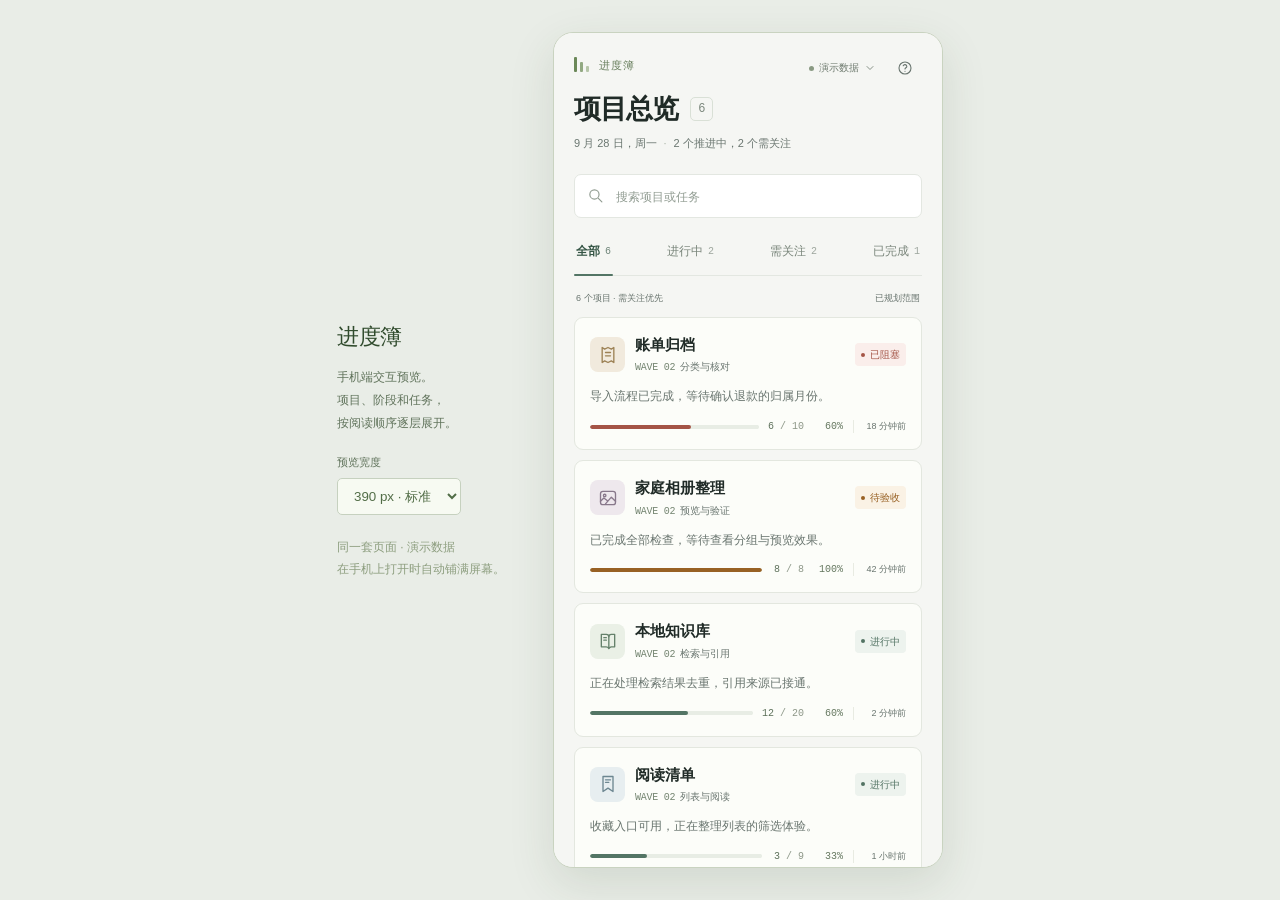
<file: demo/mobile.html>
<!doctype html>
<html lang="zh-CN"><head><meta charset="UTF-8"><meta name="viewport" content="width=device-width,initial-scale=1,viewport-fit=cover"><title>进度簿 · 手机预览</title>
<style>*{box-sizing:border-box}body{margin:0;background:#e9ede7;font-family:-apple-system,BlinkMacSystemFont,"Segoe UI","Microsoft YaHei",sans-serif;color:#60735b}.preview{min-height:100vh;display:flex;align-items:center;justify-content:center;padding:32px 20px;gap:48px}.note{max-width:180px}.note h1{font-size:22px;font-weight:550;color:#304b2d;letter-spacing:-.02em}.note p{font-size:12px;line-height:1.9}.note label{display:block;font-size:11px;margin:20px 0 8px}select{padding:9px 12px;border:1px solid #c6d1bf;background:#f7faf2;color:#526d47;border-radius:5px;font:12px inherit}iframe{display:block;width:390px;height:844px;max-height:calc(100vh - 64px);border:1px solid #c9d3c0;border-radius:20px;background:#f5f6f3;box-shadow:0 15px 45px #334a2520}.caption{font-size:10px;color:#8d9e7f;margin-top:21px}@media(max-width:600px){.preview{padding:0;display:block}.note{display:none}iframe{width:100%!important;height:100vh;height:100dvh;max-height:none;border:0;border-radius:0;box-shadow:none}}</style></head><body><main class="preview"><div class="note"><h1>进度簿</h1><p>手机端交互预览。<br>项目、阶段和任务，<br>按阅读顺序逐层展开。</p><label for="preview-width">预览宽度</label><select id="preview-width"><option value="375">375 px · 窄屏</option><option value="390" selected>390 px · 标准</option><option value="430">430 px · 大屏</option></select><p class="caption">同一套页面 · 演示数据<br>在手机上打开时自动铺满屏幕。</p></div><iframe id="phone" title="手机端进度看板" srcdoc="<!doctype html>
<html lang=&quot;zh-CN&quot;>
<head>
  <meta charset=&quot;UTF-8&quot;>
  <meta name=&quot;viewport&quot; content=&quot;width=device-width, initial-scale=1, viewport-fit=cover&quot;>
  <meta name=&quot;theme-color&quot; content=&quot;#F5F6F3&quot;>
  <meta name=&quot;description&quot; content=&quot;个人项目进度看板，只读交互演示。&quot;>
  <title>进度簿 · 项目总览</title>
  <link rel=&quot;icon&quot; href=&quot;data:image/svg+xml,%3Csvg xmlns='http://www.w3.org/2000/svg' viewBox='0 0 40 40'%3E%3Crect width='40' height='40' rx='10' fill='%23537565'/%3E%3Cpath d='M12 28V12M20 28V17M28 28V22' stroke='white' stroke-width='3' stroke-linecap='round'/%3E%3C/svg%3E&quot;>
  <style>:root {
  color-scheme: light;
  --canvas: #f5f6f3; --surface: #fff; --sidebar: #eef0eb;
  --ink: #202b27; --muted: #69756f; --faint: #8a938c; --line: #e3e7e1;
  --accent: #537565; --accent-dark: #365646; --accent-soft: #edf3ee;
  --amber: #986124; --amber-soft: #faf2e5; --red: #a45446; --red-soft: #faeeeb;
  --blue: #557386; --mono: &quot;SFMono-Regular&quot;, Consolas, &quot;Liberation Mono&quot;, monospace;
  --sans: -apple-system, BlinkMacSystemFont, &quot;Segoe UI&quot;, &quot;PingFang SC&quot;, &quot;Microsoft YaHei&quot;, sans-serif;
}
* { box-sizing: border-box; }
html, body { margin: 0; min-height: 100%; }
body { font-family: var(--sans); font-size: 14px; color: var(--ink); background: var(--canvas); -webkit-font-smoothing: antialiased; }
button, input, select { font: inherit; }
button, a, summary { -webkit-tap-highlight-color: transparent; }
button { color: inherit; cursor: pointer; }
button, input { border-radius: 0; }
button { border: 0; background: none; }
a { color: inherit; text-decoration: none; }
button:focus-visible, a:focus-visible, summary:focus-visible, input:focus-visible, [tabindex]:focus-visible { outline: 2px solid var(--accent); outline-offset: 3px; }
button:disabled { cursor: default; }
[hidden] { display: none !important; }
svg { display: block; width: 18px; height: 18px; flex: 0 0 auto; stroke-width: 1.65; }
[data-icon] { display: inline-flex; align-items: center; justify-content: center; flex: 0 0 auto; }
.app-shell { display: flex; height: 100vh; height: 100dvh; min-height: 620px; }
.skip-link { position: fixed; left: 16px; top: -100px; background: white; padding: 12px 18px; z-index: 100; border: 1px solid var(--accent); border-radius: 6px; }
.skip-link:focus { top: 12px; }
.sidebar { flex: 0 0 190px; display: flex; flex-direction: column; background: var(--sidebar); border-right: 1px solid #e0e5dd; padding: 31px 14px 0; }
.brand { display: flex; align-items: center; gap: 11px; padding: 0 12px 36px; font-size: 21px; font-weight: 650; letter-spacing: .03em; }
.brand small { display: block; margin-top: 4px; font-size: 10px; letter-spacing: .1em; font-weight: 450; color: var(--muted); }
.brand-mark { width: 35px; height: 39px; background: var(--accent); border-radius: 9px; display: flex; align-items: flex-end; justify-content: center; gap: 4px; padding-bottom: 9px; transform: rotate(-4deg); }
.brand-mark i { width: 3px; height: 21px; border-radius: 2px; background: white; }
.brand-mark i:nth-child(2) { height: 15px; opacity: .8; }
.brand-mark i:nth-child(3) { height: 9px; opacity: .6; }
.primary-nav { display: grid; gap: 5px; }
.nav-button { width: 100%; display: flex; align-items: center; gap: 10px; padding: 11px 12px; min-height: 43px; color: #647168; font-size: 13px; text-align: left; border-radius: 7px; }
.nav-button:hover { background: #e6ebe3; }
.nav-button.active { background: #dfe8df; color: var(--accent-dark); font-weight: 600; }
.nav-button svg { width: 17px; height: 17px; }
.nav-count { margin-left: auto; font: 11px var(--mono); color: #788379; }
.nav-button.active .nav-count { color: var(--accent-dark); }
.side-section-label { display: flex; justify-content: space-between; padding: 30px 12px 12px; color: #889286; font-size: 10px; letter-spacing: .12em; }
.side-section-label span { font: 10px var(--mono); }
.side-projects { display: grid; gap: 2px; }
.side-project { min-height: 37px; display: flex; align-items: center; gap: 10px; padding: 8px 12px; color: #6b756c; font-size: 12px; border-radius: 6px; }
.side-project:hover, .side-project.selected { color: var(--ink); background: #e7ebe3; }
.tiny-dot { width: 6px; height: 6px; border-radius: 50%; background: var(--faint); flex: 0 0 auto; }
.tiny-dot.active { background: var(--accent); box-shadow: 0 0 0 3px #dfe8de; }
.tiny-dot.blocked { background: var(--red); }
.tiny-dot.review { background: var(--amber); }
.tiny-dot.complete { background: #89988b; }
.sidebar-bottom { margin-top: auto; padding-top: 28px; }
.source-machine { display: flex; align-items: center; gap: 8px; margin: 0 5px 20px; color: #68766a; font-size: 11px; }
.source-machine svg { width: 19px; height: 19px; }
.source-machine small { display: block; font-size: 10px; margin-top: 5px; color: #90998f; }
.source-dot { margin-left: auto; width: 5px; height: 5px; border-radius: 50%; background: #81917f; }
.sidebar-foot { border-top: 1px solid #dce2d7; padding: 17px 3px 21px; color: #8a9489; font-size: 10px; display: flex; align-items: center; gap: 6px; }
.sidebar-foot svg { width: 13px; height: 13px; }
.foot-version { margin-left: auto; font: 9px var(--mono); }
.main { flex: 1; min-width: 0; display: flex; flex-direction: column; padding: 0 30px 22px; }
.main:focus { outline: none; }
.page-header { flex: 0 0 auto; display: flex; align-items: center; justify-content: space-between; gap: 20px; padding: 31px 0 26px; }
.eyebrow { display: flex; align-items: center; gap: 9px; color: #7d887e; font-size: 10px; letter-spacing: .08em; line-height: 1.5; }
.kicker-slash { color: #b2bbb1; }
.mini-brand, .mobile-kicker { display: none; }
.page-heading h1 { font-size: 27px; line-height: 1.25; font-weight: 600; margin: 11px 0 9px; letter-spacing: -.035em; display: flex; align-items: center; gap: 12px; }
.heading-count { font: 12px var(--mono); color: #7c887d; padding: 4px 7px; border: 1px solid #d9e0d6; border-radius: 5px; letter-spacing: 0; }
.page-subtitle { display: flex; gap: 9px; align-items: center; color: var(--muted); font-size: 11px; margin: 0; line-height: 1.5; }
.sub-dot { color: #aab3a7; }
.header-actions { display: flex; align-items: center; gap: 11px; align-self: flex-start; padding-top: 21px; }
.icon-button { width: 40px; height: 40px; display: inline-flex; align-items: center; justify-content: center; color: var(--muted); border-radius: 7px; flex: 0 0 auto; }
.icon-button:hover { background: #e8ede5; color: var(--accent-dark); }
.demo-menu { position: relative; z-index: 20; }
.demo-menu > summary { display: flex; align-items: center; gap: 7px; height: 37px; padding: 0 11px; border: 1px solid #dae1d6; border-radius: 6px; cursor: pointer; font-size: 11px; color: #707c70; list-style: none; background: #f9faf7; }
.demo-menu > summary::-webkit-details-marker { display: none; }
.demo-menu > summary svg { width: 12px; height: 12px; }
.demo-mark { width: 5px; height: 5px; background: #8a9a83; border-radius: 50%; }
.demo-options { position: absolute; top: 44px; right: 0; width: 208px; padding: 8px; background: white; border: 1px solid var(--line); border-radius: 9px; box-shadow: 0 8px 30px #24392a10; }
.demo-options p { font-size: 10px; color: var(--faint); margin: 6px 8px 9px; }
.demo-options button { width: 100%; display: flex; align-items: center; gap: 9px; padding: 12px 9px; border-radius: 5px; font-size: 12px; text-align: left; }
.demo-options button:hover { background: var(--accent-soft); }
.demo-options button svg { width: 15px; height: 15px; color: var(--muted); }
.option-check { margin-left: auto; color: var(--accent); }
.demo-options small { display: block; color: var(--faint); font-size: 10px; line-height: 1.7; border-top: 1px solid var(--line); margin-top: 5px; padding: 10px 8px 5px; }
.offline-banner { flex: 0 0 auto; display: flex; align-items: center; gap: 12px; background: #f6eee5; border: 1px solid #e8d9c8; border-radius: 7px; color: #886344; padding: 12px 15px; margin: -8px 0 18px; }
.offline-banner strong { display: block; font-size: 12px; font-weight: 550; margin-bottom: 4px; }
.offline-banner div > span { font-size: 11px; line-height: 1.6; display: block; }
.offline-tag { margin-left: auto; font-size: 10px; flex: 0 0 auto; }
.workspace { display: grid; grid-template-columns: minmax(350px, 1fr) minmax(355px, 424px); gap: 26px; min-height: 0; flex: 1; }
.project-panel { display: flex; flex-direction: column; min-height: 0; min-width: 0; }
.search-wrap { display: flex; align-items: center; gap: 10px; background: white; border: 1px solid var(--line); border-radius: 7px; padding: 0 12px; height: 43px; flex: 0 0 auto; }
.search-wrap:focus-within { border-color: #92a694; box-shadow: 0 0 0 2px #5375650c; }
.search-wrap svg { color: #919c91; width: 17px; height: 17px; }
.search-wrap input { flex: 1; width: 0; min-width: 0; border: 0; outline: none; font-size: 12px; height: 40px; background: transparent; color: var(--ink); }
.search-wrap input::placeholder { color: #929d93; opacity: 1; }
.search-wrap input:focus-visible { outline: none; }
.search-wrap kbd { font: 9px var(--mono); color: #a0aaa0; border: 1px solid #e5e9e1; border-radius: 3px; padding: 3px 4px; white-space: nowrap; }
.filters { display: flex; border-bottom: 1px solid var(--line); gap: 22px; margin-top: 14px; flex: 0 0 auto; }
.filter-button { display: inline-flex; align-items: center; gap: 6px; height: 44px; padding: 0 1px 2px; color: #7a867b; font-size: 11px; position: relative; white-space: nowrap; }
.filter-button span { font: 10px var(--mono); opacity: .7; }
.filter-button.active { color: var(--accent-dark); font-weight: 600; }
.filter-button.active::after { content: ''; position: absolute; bottom: -1px; height: 2px; left: 0; right: 0; background: var(--accent); border-radius: 3px; }
.list-caption { color: #95a092; font-size: 10px; display: flex; align-items: center; justify-content: space-between; padding: 18px 2px 11px; flex: 0 0 auto; }
.project-scroll { overflow: auto; scrollbar-width: thin; scrollbar-color: #d8dfd3 transparent; min-height: 0; padding: 1px 3px 8px 1px; }
.project-list { display: grid; grid-template-columns: minmax(0, 1fr); gap: 9px; }
.project-row { position: relative; display: block; width: 100%; min-width: 0; border: 1px solid #e3e7df; background: #fbfcf9; padding: 17px 16px 16px; border-radius: 9px; text-align: left; transition: border-color .15s, background .15s; }
.project-row:hover { background: white; border-color: #bcccbc; }
.project-row.selected { background: white; border-color: #9caf9d; box-shadow: 0 2px 7px #364b3406; }
.project-row.selected::before { content: ''; position: absolute; left: -1px; top: 22px; bottom: 22px; width: 3px; border-radius: 0 3px 3px 0; background: var(--accent); }
.row-top { display: flex; align-items: center; gap: 11px; min-width: 0; }
.project-icon { display: inline-flex; align-items: center; justify-content: center; width: 36px; height: 36px; border-radius: 8px; flex: 0 0 auto; color: #65816b; background: #eaf0e6; }
.project-icon svg { width: 20px; height: 20px; stroke-width: 1.6; }
.project-icon.sand { color: #9c8154; background: #f1eadd; }
.project-icon.plum { color: #88788b; background: #eee8ed; }
.project-icon.blue { color: #6d8791; background: #e7eef0; }
.project-icon.stone { color: #7f897e; background: #ecede7; }
.row-identity { min-width: 0; flex: 1; }
.row-identity strong { font-size: 14px; font-weight: 600; line-height: 1.5; display: block; overflow-wrap: anywhere; }
.row-wave { display: block; color: #919a8e; font-size: 10px; margin-top: 3px; line-height: 1.5; }
.row-wave .wave-code { font-family: var(--mono); letter-spacing: -.025em; color: #748571; margin-right: 5px; }
.status-tag { display: inline-flex; align-items: center; gap: 5px; font-size: 10px; line-height: 1.3; padding: 5px 7px; border-radius: 4px; color: #6f7b6d; background: #eff2eb; white-space: nowrap; flex: 0 0 auto; font-weight: 450; }
.status-tag::before { content: ''; width: 4px; height: 4px; border-radius: 50%; background: currentColor; }
.status-tag.active { color: #527363; background: #edf3ee; }
.status-tag.blocked, .status-tag.failed { color: var(--red); background: var(--red-soft); }
.status-tag.review, .status-tag.waiting { color: var(--amber); background: var(--amber-soft); }
.status-tag.done, .status-tag.complete { color: #74856d; background: #edf1e8; }
.status-tag.todo, .status-tag.planning { color: #879180; background: #eff1eb; }
.row-summary { font-size: 11px; color: #73806f; line-height: 1.65; margin: 13px 0 12px; overflow: hidden; text-overflow: ellipsis; white-space: nowrap; }
.row-bottom { display: flex; align-items: center; gap: 10px; }
.row-bottom progress { flex: 1; min-width: 24px; }
progress { display: block; appearance: none; -webkit-appearance: none; border: none; height: 4px; background: #e8ede5; border-radius: 6px; overflow: hidden; color: var(--accent); }
progress::-webkit-progress-bar { background: #e8ede5; border-radius: 6px; }
progress::-webkit-progress-value { background: var(--accent); border-radius: 6px; }
progress::-moz-progress-bar { background: var(--accent); border-radius: 6px; }
progress.blocked { color: var(--red); }
progress.blocked::-webkit-progress-value, .project-row[data-status=&quot;blocked&quot;] progress::-webkit-progress-value { background: var(--red); }
progress.blocked::-moz-progress-bar, .project-row[data-status=&quot;blocked&quot;] progress::-moz-progress-bar { background: var(--red); }
progress.review { color: var(--amber); }
progress.review::-webkit-progress-value, .project-row[data-status=&quot;review&quot;] progress::-webkit-progress-value { background: var(--amber); }
progress.review::-moz-progress-bar, .project-row[data-status=&quot;review&quot;] progress::-moz-progress-bar { background: var(--amber); }
.project-row[data-status=&quot;complete&quot;] progress::-webkit-progress-value { background: #91a187; }
.project-row[data-status=&quot;complete&quot;] progress::-moz-progress-bar { background: #91a187; }
.row-count { font: 10px var(--mono); color: #8d9788; min-width: 33px; text-align: right; }
.row-count b { color: #5d715b; font-weight: 500; }
.row-percent { font: 11px var(--mono); min-width: 30px; color: #657860; text-align: right; }
.row-updated { color: #99a18f; font-size: 10px; white-space: nowrap; min-width: 62px; text-align: right; padding-left: 8px; border-left: 1px solid #e8ebe2; margin-left: 1px; }
.unplanned-track { flex: 1; height: 4px; border-radius: 5px; background: repeating-linear-gradient(90deg, #dfe4d8 0, #dfe4d8 5px, transparent 5px, transparent 9px); }
.list-footer { display: flex; align-items: center; gap: 6px; color: #97a18f; font-size: 9px; flex: 0 0 auto; padding: 13px 2px 0; }
.snapshot-dot { width: 4px; height: 4px; border-radius: 50%; background: #99a88f; }
body[data-connection=&quot;offline&quot;] .snapshot-dot, body[data-connection=&quot;offline&quot;] .source-dot { background: var(--red); }
.read-only-label { display: inline-flex; align-items: center; gap: 4px; margin-left: auto; }
.read-only-label svg { width: 12px; height: 12px; }
.detail-panel { min-width: 0; overflow: auto; scrollbar-width: thin; scrollbar-color: #d8dfd3 transparent; border: 1px solid #e0e6dc; border-radius: 10px; background: white; }
.detail-panel:focus { outline: none; }
.detail-nav { height: 47px; padding: 0 23px; border-bottom: 1px solid #edf0e9; display: flex; align-items: center; justify-content: space-between; color: #929d8d; font-size: 10px; letter-spacing: .03em; }
.detail-nav .detail-nav-end { display: flex; align-items: center; gap: 6px; }
.detail-nav-end svg { width: 13px; height: 13px; }
.back-link { display: inline-flex; align-items: center; gap: 6px; min-height: 44px; font-size: 11px; color: #697c64; }
.back-link svg { width: 15px; height: 15px; }
.mobile-back { display: none; }
.detail-content { padding: 23px; }
.detail-project-heading { display: flex; align-items: center; gap: 12px; }
.detail-project-heading .project-icon { width: 41px; height: 41px; border-radius: 10px; }
.detail-title-wrap { flex: 1; min-width: 0; }
.detail-title-wrap h2 { font-size: 21px; font-weight: 600; line-height: 1.35; letter-spacing: -.035em; margin: 0 0 5px; overflow-wrap: anywhere; }
.category-label { font-size: 10px; color: #919d8b; }
.detail-description { color: #7a8672; line-height: 1.9; font-size: 11px; margin: 17px 0 23px; }
.metric-top { display: flex; align-items: baseline; justify-content: space-between; gap: 10px; margin-bottom: 10px; }
.metric-top > span { font-size: 11px; color: #7d8975; }
.metric-ratio { display: flex; gap: 9px; align-items: baseline; font-family: var(--mono); }
.metric-ratio strong { font-size: 27px; color: #3e5940; font-weight: 450; letter-spacing: -.065em; }
.metric-ratio strong small { font-size: 15px; letter-spacing: -.05em; margin-left: 2px; }
.metric-ratio > span { font-size: 11px; color: #8a9680; }
.detail-progress { width: 100%; height: 6px; }
.scope-note { display: flex; align-items: flex-start; gap: 6px; margin-top: 11px; font-size: 10px; line-height: 1.6; color: #909b86; }
.scope-note svg { width: 13px; height: 13px; margin-top: 1px; }
.scope-note.pending { color: #98784c; }
.focus-note { display: block; width: 100%; border-radius: 6px; text-align: left; padding: 12px 13px; margin-top: 21px; background: #f1f5ee; border-left: 2px solid #8fa286; }
.focus-note:hover { background: #ebf1e6; }
.focus-note.blocked { border-color: #c29775; background: #faf4ec; }
.focus-note.review { border-color: #c9ad6d; background: #faf7ed; }
.focus-label { display: flex; align-items: center; justify-content: space-between; color: #87977b; font-size: 9px; margin-bottom: 6px; letter-spacing: .04em; }
.focus-label svg { width: 13px; height: 13px; }
.focus-note strong { font-size: 11px; font-weight: 500; line-height: 1.7; display: block; color: #5b7350; }
.focus-note.blocked strong { color: #997755; }
.focus-note.review strong { color: #8b774f; }
.section-heading { display: flex; justify-content: space-between; align-items: center; gap: 12px; margin: 27px 0 13px; }
.section-heading h3 { font-size: 12px; font-weight: 600; margin: 0; letter-spacing: .015em; }
.section-heading > span { font: 9px var(--mono); color: #9aa58e; }
.wave { position: relative; border-bottom: 1px solid #edf0e8; }
.wave > summary { list-style: none; display: flex; align-items: center; min-height: 64px; gap: 12px; cursor: pointer; padding: 9px 0; }
.wave > summary::-webkit-details-marker { display: none; }
.wave-number { width: 27px; height: 28px; border: 1px solid #dce3d5; background: #f8faf5; color: #98a58b; border-radius: 6px; flex: 0 0 auto; font: 10px var(--mono); display: flex; align-items: center; justify-content: center; position: relative; }
.wave-number.complete { background: #eef4e9; color: #819671; border-color: #e2eadb; }
.wave-number.complete svg { width: 14px; height: 14px; }
.wave-number.current { color: white; background: var(--accent); border-color: var(--accent); }
.wave-number.undefined { background: transparent; border-style: dashed; }
.wave-title { flex: 1; min-width: 0; }
.wave-title strong { display: block; font-size: 12px; font-weight: 550; line-height: 1.5; overflow-wrap: anywhere; }
.wave-title small { display: block; font-size: 9px; color: #9aa98c; margin-top: 3px; }
.wave.current .wave-title small { color: #69865b; }
.wave-count { font: 10px var(--mono); color: #8c9b7f; white-space: nowrap; }
.wave-count.text { font-family: var(--sans); font-size: 9px; }
.wave-chevron { color: #a6b199; transition: transform .15s; }
.wave-chevron svg { width: 12px; height: 12px; }
.wave[open] .wave-chevron { transform: rotate(90deg); }
.wave-body { padding: 0 0 11px 12px; margin-left: 13px; border-left: 1px solid #e4eade; }
.task-row { display: flex; align-items: center; min-height: 44px; gap: 9px; border-radius: 5px; padding: 8px 7px 8px 10px; margin-left: 2px; }
.task-row:hover { background: #f3f6ef; }
.task-symbol { width: 15px; height: 15px; border: 1.4px solid #c9d2c0; border-radius: 50%; flex: 0 0 auto; color: #789567; display: inline-flex; align-items: center; justify-content: center; }
.task-symbol svg { width: 10px; height: 10px; stroke-width: 2.2; }
.task-symbol.done { background: #eaf2e4; border-color: #eaf2e4; }
.task-symbol.active { border-color: #638651; border-right-color: #d5e2cc; border-bottom-color: #d5e2cc; border-width: 2px; transform: rotate(-20deg); }
.task-symbol.waiting, .task-symbol.blocked { color: #b38451; border-color: #d6bb94; }
.task-name { font-size: 11px; line-height: 1.55; color: #6c7b61; flex: 1; min-width: 0; overflow-wrap: anywhere; }
.task-row[data-status=&quot;active&quot;] .task-name { color: #3f6130; font-weight: 550; }
.task-row[data-status=&quot;done&quot;] .task-name { color: #8f9e82; }
.task-hint { display: block; color: #9aa88d; font-size: 9px; margin-top: 3px; font-weight: 400; }
.task-code { font: 8px var(--mono); color: #a5b198; flex: 0 0 auto; }
.task-row > .task-chevron { width: 11px; height: 11px; color: #a5b396; }
.wave-empty { color: #98a58d; font-size: 11px; line-height: 1.85; padding: 4px 7px 8px 10px; }
.activity-list { list-style: none; margin: 0; padding: 0; }
.activity-list li { display: grid; grid-template-columns: 37px 1fr; gap: 11px; position: relative; padding: 0 0 19px; }
.activity-list time { font: 9px var(--mono); color: #a0ac93; line-height: 1.7; }
.activity-list li > div { padding-left: 14px; border-left: 1px solid #e3e9da; position: relative; }
.activity-list li > div::before { content: ''; position: absolute; left: -3px; top: 4px; width: 5px; height: 5px; border-radius: 50%; background: #91a680; box-shadow: 0 0 0 3px white; }
.activity-list li strong { display: block; font-size: 10px; color: #768969; line-height: 1.7; font-weight: 450; }
.activity-list li small { display: block; font-size: 9px; line-height: 1.65; color: #a3af94; margin-top: 3px; }
.detail-end { text-align: center; font-size: 9px; color: #b0b9a4; padding: 5px 0 4px; }
.task-breadcrumb { color: #96a389; font-size: 10px; line-height: 1.8; margin-bottom: 17px; overflow-wrap: anywhere; }
.task-heading { font-size: 22px; line-height: 1.55; font-weight: 600; letter-spacing: -.025em; margin: 0 0 12px; overflow-wrap: anywhere; }
.task-heading:focus { outline: none; }
.task-tags { display: flex; align-items: center; flex-wrap: wrap; gap: 9px; }
.task-id { font: 11px var(--mono); color: #819073; background: #f1f5eb; border: 1px solid #e5ecdb; padding: 5px 6px; border-radius: 4px; }
.task-copy { font-size: 12px; line-height: 1.95; color: #788a69; margin: 0; overflow-wrap: anywhere; }
.task-copy, .task-update p { white-space: pre-line; }
.task-update { background: #f3f7ee; border-radius: 7px; padding: 15px; margin-top: 24px; }
.task-update .eyebrow { color: #9aab87; margin-bottom: 7px; }
.task-update p { margin: 0; font-size: 12px; line-height: 1.9; color: #6d8658; overflow-wrap: anywhere; }
.task-meta { display: grid; grid-template-columns: 1fr 1fr; gap: 10px; border-top: 1px solid var(--line); margin-top: 25px; padding-top: 17px; }
.task-meta small { display: block; color: #a1ae91; font-size: 10px; margin-bottom: 7px; }
.task-meta span { color: #7a9065; font-size: 11px; line-height: 1.7; }
.subtask-list { list-style: none; padding: 0; margin: 0; }
.subtask-list li { display: flex; align-items: center; gap: 11px; padding: 13px 0; border-bottom: 1px solid #edf2e6; font-size: 12px; line-height: 1.65; color: #728b5d; overflow-wrap: anywhere; }
.subtask-list li.done { color: #98aa87; }
.fine-note { margin: 11px 0 0; color: #a6b397; font-size: 10px; line-height: 1.8; }
.evidence-list { margin: 0; }
.evidence-list > div { padding: 12px 0; border-top: 1px solid #edf2e6; }
.evidence-list dt { color: #98aa83; font-size: 10px; margin-bottom: 6px; }
.evidence-list dd { margin: 0; color: #748e5e; font-size: 11px; line-height: 1.8; overflow-wrap: anywhere; }
.blocking-callout { background: #fbf3e8; border-left: 2px solid #cda468; padding: 14px; margin-top: 20px; border-radius: 4px; font-size: 12px; line-height: 1.9; color: #957145; }
.empty-state { padding: 66px 20px; text-align: center; color: #819275; }
.empty-state > svg { width: 31px; height: 31px; margin: 0 auto 16px; color: #a6b59a; }
.empty-state h2 { font-size: 16px; font-weight: 500; margin: 0 0 10px; }
.empty-state p { font-size: 12px; line-height: 1.8; margin: 0 auto; max-width: 270px; overflow-wrap: anywhere; }
.text-button { display: inline-flex; align-items: center; justify-content: center; color: var(--accent-dark); min-height: 44px; padding: 0 14px; font-size: 12px; border-radius: 5px; border: 1px solid #dbe6d0; margin-top: 18px; background: white; }
.rules-dialog { color: var(--ink); width: min(470px, calc(100vw - 36px)); max-height: calc(100dvh - 48px); border: 1px solid #dce5d3; border-radius: 12px; padding: 26px; background: white; box-shadow: 0 22px 80px #1e35252a; }
.rules-dialog::backdrop { background: #24332957; backdrop-filter: blur(3px); }
.dialog-top { display: flex; justify-content: space-between; align-items: center; margin: -9px -9px 12px 0; }
.rules-dialog h2 { font-size: 24px; letter-spacing: -.035em; font-weight: 600; margin: 0 0 12px; }
.dialog-intro { font-size: 12px; color: #859677; line-height: 1.7; margin: 0; }
.formula { display: flex; align-items: center; justify-content: space-between; gap: 9px; background: #f3f7ef; padding: 21px 18px; border-radius: 7px; margin: 23px 0; }
.formula > span { text-align: center; }
.formula strong { display: block; font: 26px var(--mono); color: #687e55; }
.formula small { display: block; font-size: 9px; color: #98ab84; margin-top: 6px; white-space: nowrap; }
.formula b { font-size: 18px; font-weight: 400; color: #b1c29f; }
.formula .formula-result strong { color: #426d2a; }
.formula em { font-size: 17px; font-style: normal; }
.rules-list { list-style: none; margin: 0; padding: 0; }
.rules-list li { padding: 13px 0; border-bottom: 1px solid #edf3e4; }
.rules-list strong { display: block; font-size: 12px; font-weight: 550; color: #6c8558; margin-bottom: 6px; }
.rules-list span { display: block; color: #96aa82; font-size: 11px; line-height: 1.8; }
.dialog-foot { font-size: 10px; color: #a6b994; line-height: 1.8; margin-top: 18px; }
.noscript { position: fixed; inset: auto 12px 12px; background: white; border: 1px solid var(--red); padding: 20px; z-index: 100; }
.row-identity strong { font-size: 15px; }
.row-wave, .row-summary, .row-updated, .list-caption, .category-label,
.detail-description, .scope-note, .wave-title small, .wave-count, .task-hint,
.task-code, .activity-list time, .activity-list li small, .task-breadcrumb,
.task-meta small, .fine-note, .evidence-list dt, .dialog-intro, .rules-list span,
.dialog-foot, .formula small { color: var(--muted); }
.row-wave { font-size: 11px; }
.row-summary, .filter-button, .detail-description { font-size: 12px; }
.status-tag { font-size: 11px; }
.page-subtitle { font-size: 12px; }
.scope-note { font-size: 11px; }
.section-heading h3 { font-size: 13px; }
.task-name { font-size: 12px; color: #5f7064; }
.task-row[data-status=&quot;done&quot;] .task-name { color: #6d7b70; }
.task-hint { font-size: 10px; }
.wave-title small { font-size: 10px; }
.activity-list li strong { font-size: 11px; color: #637267; }
.activity-list li small, .task-code { font-size: 10px; }
.task-copy, .task-update p, .evidence-list dd, .task-meta span,
.subtask-list li, .subtask-list li.done, .rules-list strong { color: #5f7064; }
.task-copy, .task-update p { font-size: 13px; }
.focus-note strong { font-size: 12px; }
.focus-label { color: #6b7d65; font-size: 10px; }
.evidence-list dd { font-size: 12px; }
@media (min-width: 1700px) { .sidebar { flex-basis: 214px; padding-left: 22px; padding-right: 22px; } .main { padding-left: 42px; padding-right: 42px; } .workspace { grid-template-columns: minmax(380px, 1fr) minmax(430px, 520px); gap: 32px; } .project-row { padding: 22px; } .row-identity strong { font-size: 16px; } .row-summary { font-size: 12px; } .detail-content { padding: 28px; } }
@media (min-width: 1001px) and (max-width: 1190px) { .sidebar { flex-basis: 162px; padding-left: 10px; padding-right: 10px; } .main { padding-left: 20px; padding-right: 20px; } .workspace { grid-template-columns: minmax(305px, 1fr) 345px; gap: 17px; } .filters { gap: 15px; } .row-updated { display: none; } .detail-content { padding: 19px; } .brand { padding-left: 6px; font-size: 19px; gap: 8px; } }
@media (max-width: 1000px) {
  .app-shell { height: auto; min-height: 100vh; min-height: 100dvh; display: block; }
  .sidebar { display: none; }
  .main { display: block; padding: max(0px, env(safe-area-inset-top)) 20px max(22px, env(safe-area-inset-bottom)); max-width: 680px; margin: auto; }
  .page-header { padding: 24px 0 22px; gap: 8px; position: relative; }
  .page-heading h1 { font-size: 27px; margin-top: 19px; margin-bottom: 9px; }
  .desktop-kicker, .kicker-slash { display: none; }
  .mobile-kicker { display: inline; color: #677e5c; letter-spacing: .08em; font-size: 11px; }
  .eyebrow { gap: 7px; }
  .mini-brand { display: inline-flex; align-items: flex-end; gap: 3px; width: 17px; height: 16px; padding-bottom: 1px; margin-right: 1px; }
  .mini-brand i { width: 3px; height: 15px; border-radius: 1px; background: #6b8858; }
  .mini-brand i:nth-child(2) { height: 10px; background: #92a982; }
  .mini-brand i:nth-child(3) { height: 6px; background: #b7c6aa; }
  .page-heading > .eyebrow { font-size: 0; }
  .page-subtitle { font-size: 11px; gap: 7px; }
  .header-actions { padding-top: 0; gap: 0; margin-right: -5px; position: absolute; top: 13px; right: 0; }
  .demo-menu > summary { min-height: 44px; height: 44px; border: 0; background: transparent; padding: 0 7px; gap: 5px; font-size: 10px; }
  .rules-button { width: 44px; height: 44px; }
  .rules-button svg { width: 16px; height: 16px; }
  .workspace { display: block; }
  .search-wrap { height: 44px; }
  .search-wrap input { font-size: 16px; }
  .search-wrap input::placeholder { font-size: 12px; }
  .search-wrap kbd { display: none; }
  .filters { gap: 0; justify-content: space-between; margin-top: 11px; }
  .filter-button { font-size: 12px; gap: 5px; min-height: 46px; padding: 0 2px; }
  .list-caption { padding-top: 16px; padding-bottom: 11px; font-size: 9px; }
  .project-scroll { overflow: visible; padding: 1px 0; }
  .project-list { gap: 10px; }
  .project-row { padding: 16px 15px; border-radius: 9px; background: #fcfdf9; }
  .project-row.selected { background: #fcfdf9; border-color: #e3e7df; box-shadow: none; }
  .project-row.selected::before { display: none; }
  .row-identity strong { font-size: 15px; }
  .row-wave { font-size: 10px; }
  .row-top { gap: 10px; }
  .status-tag { font-size: 10px; padding: 5px 6px; }
  .project-icon { width: 35px; height: 35px; }
  .row-summary { margin: 12px 0 13px; font-size: 12px; }
  .row-bottom { gap: 9px; }
  .row-updated { min-width: 53px; font-size: 9px; padding-left: 7px; }
  .row-count, .row-percent { font-size: 10px; }
  .list-footer { font-size: 9px; padding: 17px 2px 0; }
  .detail-panel { display: none; border: 0; border-radius: 0; overflow: visible; background: var(--canvas); }
  body:not([data-view=&quot;home&quot;]) .project-panel { display: none; }
  body:not([data-view=&quot;home&quot;]) .detail-panel { display: block; }
  body:not([data-view=&quot;home&quot;]) .page-header { padding-top: 16px; padding-bottom: 0; height: 57px; align-items: flex-start; }
  body:not([data-view=&quot;home&quot;]) .page-heading h1, body:not([data-view=&quot;home&quot;]) .page-subtitle { display: none; }
  body:not([data-view=&quot;home&quot;]) .page-heading > .eyebrow { margin-top: 9px; }
  .detail-nav { padding: 0; height: 48px; border-color: #e0e8d8; margin-bottom: 20px; }
  .desktop-detail-label { display: none; }
  .mobile-back { display: inline-flex; }
  .back-link { font-size: 12px; }
  .detail-nav-end { font-size: 10px; color: #a1b18f; }
  .detail-content { padding: 0; }
  .detail-title-wrap h2 { font-size: 24px; line-height: 1.4; }
  .detail-project-heading { gap: 13px; }
  .detail-project-heading .project-icon { width: 45px; height: 45px; }
  .category-label { font-size: 10px; }
  .detail-description { font-size: 13px; line-height: 1.85; margin-top: 19px; }
  .detail-project-heading > .status-tag { font-size: 9px; }
  .metric-top { margin-bottom: 11px; }
  .metric-top > span { font-size: 11px; }
  .metric-ratio strong { font-size: 30px; }
  .scope-note { font-size: 11px; margin-top: 12px; }
  .focus-note { background: #eaf1e3; margin-top: 22px; padding: 13px; }
  .focus-note strong { font-size: 12px; }
  .focus-label { font-size: 10px; }
  .section-heading { margin-top: 30px; margin-bottom: 14px; }
  .section-heading h3 { font-size: 14px; }
  .wave > summary { min-height: 69px; }
  .wave-title strong { font-size: 13px; }
  .wave-title small { font-size: 10px; }
  .wave-count { font-size: 11px; }
  .wave { border-color: #e1e8d8; }
  .wave-number { background: #f9fcf4; width: 28px; height: 30px; }
  .task-row { min-height: 48px; padding-top: 10px; padding-bottom: 10px; }
  .task-name { font-size: 13px; }
  .task-code { font-size: 9px; }
  .task-hint { font-size: 11px; }
  .wave-body { border-color: #dce7d0; }
  .wave-empty { font-size: 12px; }
  .activity-list li strong { font-size: 11px; }
  .activity-list li small { font-size: 10px; }
  .activity-list li > div::before { box-shadow: 0 0 0 3px var(--canvas); }
  .activity-list li { grid-template-columns: 41px 1fr; padding-bottom: 22px; }
  .activity-list time { font-size: 10px; }
  .detail-end { font-size: 10px; padding: 16px 0 6px; }
  .task-heading { font-size: 24px; line-height: 1.55; }
  .task-copy, .task-update p { font-size: 14px; }
  .task-update { background: #eaf2e1; }
  .task-meta span, .evidence-list dd { font-size: 12px; }
  .task-meta small, .evidence-list dt { font-size: 11px; }
  .subtask-list li { font-size: 13px; }
  .offline-banner { margin: -3px 0 17px; padding: 12px; align-items: flex-start; gap: 9px; }
  .offline-banner > [data-icon] { margin-top: 2px; }
  .offline-tag { display: none; }
  .offline-banner strong { font-size: 11px; }
  .offline-banner div > span { font-size: 10px; }
  body:not([data-view=&quot;home&quot;]) .offline-banner { margin-top: 5px; }
  .rules-dialog { padding: 22px; }
  .rules-dialog h2 { font-size: 22px; }
  .formula { padding: 20px 13px; }
  .rules-list strong { font-size: 12px; }
  .rules-list span { font-size: 12px; }
}
@media (prefers-reduced-motion: reduce) { *, *::before, *::after { transition: none !important; scroll-behavior: auto !important; } }
</style>
</head>
<body data-view=&quot;home&quot;>
  <a class=&quot;skip-link&quot; href=&quot;#main-content&quot; data-action=&quot;skip&quot;>跳到主要内容</a>
  <div class=&quot;app-shell&quot;>
    <aside class=&quot;sidebar&quot; aria-label=&quot;工作台导航&quot;>
      <a class=&quot;brand&quot; href=&quot;#&quot; aria-label=&quot;进度簿首页&quot;><span class=&quot;brand-mark&quot; aria-hidden=&quot;true&quot;><i></i><i></i><i></i></span><span>进度簿<small>个人工作台</small></span></a>
      <nav class=&quot;primary-nav&quot; aria-label=&quot;查看范围&quot; id=&quot;primary-nav&quot;></nav>
      <div class=&quot;side-section-label&quot;>项目<span id=&quot;side-project-count&quot;>06</span></div>
      <nav class=&quot;side-projects&quot; aria-label=&quot;项目快捷入口&quot; id=&quot;side-projects&quot;></nav>
      <div class=&quot;sidebar-bottom&quot;>
        <div class=&quot;source-machine&quot;><span data-icon=&quot;monitor&quot;></span><div>Windows 本机<small>个人工作空间</small></div><span class=&quot;source-dot&quot; aria-hidden=&quot;true&quot;></span></div>
        <div class=&quot;sidebar-foot&quot;><span data-icon=&quot;eye&quot;></span>只读查看<span class=&quot;foot-version&quot;>DEMO / 01</span></div>
      </div>
    </aside>
    <main class=&quot;main&quot; id=&quot;main-content&quot; tabindex=&quot;-1&quot;>
      <header class=&quot;page-header&quot;>
        <div class=&quot;page-heading&quot;>
          <div class=&quot;eyebrow&quot;><span class=&quot;mini-brand&quot; aria-hidden=&quot;true&quot;><i></i><i></i><i></i></span><span class=&quot;desktop-kicker&quot;>工作空间</span><span class=&quot;mobile-kicker&quot;>进度簿</span><span class=&quot;kicker-slash&quot;>/</span>项目</div>
          <h1>项目总览<span class=&quot;heading-count&quot; id=&quot;heading-count&quot;>6</span></h1>
          <p class=&quot;page-subtitle&quot;><span id=&quot;date-label&quot;></span><span class=&quot;sub-dot&quot;>·</span><span id=&quot;overview-summary&quot;></span></p>
        </div>
        <div class=&quot;header-actions&quot;>
          <details class=&quot;demo-menu&quot; id=&quot;demo-menu&quot;>
            <summary><span class=&quot;demo-mark&quot; aria-hidden=&quot;true&quot;></span><span>演示数据</span><span data-icon=&quot;chevronDown&quot;></span></summary>
            <div class=&quot;demo-options&quot;><p>预览场景</p><button type=&quot;button&quot; data-scenario=&quot;online&quot;><span data-icon=&quot;sun&quot;></span>正常显示<span class=&quot;option-check&quot; data-check=&quot;online&quot;>✓</span></button><button type=&quot;button&quot; data-scenario=&quot;offline&quot;><span data-icon=&quot;wifiOff&quot;></span>本机离线<span class=&quot;option-check&quot; data-check=&quot;offline&quot;></span></button><small>此处仅切换演示场景，<br>不会更新任何项目状态。</small></div>
          </details>
          <button class=&quot;icon-button rules-button&quot; type=&quot;button&quot; data-action=&quot;rules&quot; aria-label=&quot;查看进度计算方式&quot; title=&quot;进度计算方式&quot;><span data-icon=&quot;help&quot;></span></button>
        </div>
      </header>
      <div class=&quot;offline-banner&quot; id=&quot;offline-banner&quot; hidden role=&quot;status&quot;><span data-icon=&quot;wifiOff&quot;></span><div><strong>暂时无法连接本机</strong><span>以下保留最后一次记录 · 今天 14:38。请确认电脑在线后再查看。</span></div><span class=&quot;offline-tag&quot;>离线示例</span></div>
      <div class=&quot;workspace&quot;>
        <section class=&quot;project-panel&quot; aria-label=&quot;项目列表&quot;>
          <div class=&quot;search-wrap&quot;><span data-icon=&quot;search&quot;></span><input id=&quot;project-search&quot; type=&quot;search&quot; placeholder=&quot;搜索项目或任务&quot; aria-label=&quot;搜索项目或任务&quot; autocomplete=&quot;off&quot;><kbd aria-hidden=&quot;true&quot;>Ctrl K</kbd></div>
          <div class=&quot;filters&quot; id=&quot;filters&quot; role=&quot;group&quot; aria-label=&quot;筛选项目&quot;></div>
          <div class=&quot;list-caption&quot;><span id=&quot;list-caption&quot;></span><span>已规划范围</span></div>
          <div class=&quot;project-scroll&quot; id=&quot;project-scroll&quot;><div id=&quot;project-list&quot; class=&quot;project-list&quot; role=&quot;list&quot;></div></div>
          <div class=&quot;list-footer&quot;><span class=&quot;snapshot-dot&quot; aria-hidden=&quot;true&quot;></span><span id=&quot;snapshot-label&quot;>示例快照 · 今天 14:38</span><span class=&quot;read-only-label&quot;><span data-icon=&quot;eye&quot;></span>只读</span></div>
        </section>
        <aside class=&quot;detail-panel&quot; id=&quot;detail-panel&quot; aria-label=&quot;项目详情&quot; tabindex=&quot;-1&quot;></aside>
      </div>
    </main>
  </div>
  <dialog class=&quot;rules-dialog&quot; id=&quot;rules-dialog&quot; aria-labelledby=&quot;rules-title&quot;>
    <div class=&quot;dialog-top&quot;><span class=&quot;eyebrow&quot;>计量口径</span><button class=&quot;icon-button&quot; type=&quot;button&quot; data-action=&quot;close-rules&quot; aria-label=&quot;关闭计算说明&quot;><span data-icon=&quot;close&quot;></span></button></div>
    <h2 id=&quot;rules-title&quot;>每个 Task，算一步。</h2>
    <p class=&quot;dialog-intro&quot;>百分比表示已规划任务的实施完成比例。</p>
    <div class=&quot;formula&quot;><span><strong>12</strong><small>已完成 Task</small></span><b>÷</b><span><strong>20</strong><small>已规划 Task</small></span><b>=</b><span class=&quot;formula-result&quot;><strong>60<em>%</em></strong><small>范围内进度</small></span></div>
    <ul class=&quot;rules-list&quot;><li><strong>通过检查才计入完成</strong><span>人工验收独立标记，待验收不抵消已完成的实施工作。</span></li><li><strong>子项不增加 Task 数量</strong><span>Wave 用于分组，子项用于展示细节；项目比例直接汇总 Task。</span></li><li><strong>未拆分的计划明确标注</strong><span>未来 Wave 待细化时，不将已有任务的 100% 当成全项目完成。</span></li></ul>
    <div class=&quot;dialog-foot&quot;>本页为虚构演示数据，不代表本机实时状态。</div>
  </dialog>
  <noscript><style>.app-shell{display:none}.static-preview{max-width:680px;margin:auto;padding:24px 20px}.static-preview h1{font-size:27px;font-weight:600;margin:12px 0}.static-preview>p{font-size:12px;line-height:1.9;color:#69756f;margin-bottom:24px}.static-preview .project-list{gap:12px}</style><main class=&quot;static-preview&quot;><div class=&quot;eyebrow&quot;>进度簿 · 演示数据</div><h1>项目总览</h1><p>当前显示静态概览。在支持页面交互的浏览器中打开，可进一步查看 Wave 和 Task 详情。</p><div class=&quot;project-list&quot;><div class=&quot;project-row&quot; data-status=&quot;active&quot;><div class=&quot;row-top&quot;><span class=&quot;project-icon sage&quot;>知</span><div class=&quot;row-identity&quot;><strong>本地知识库</strong><span class=&quot;row-wave&quot;>已规划范围</span></div><span class=&quot;status-tag active&quot;>进行中</span></div><p class=&quot;row-summary&quot;>正在处理检索结果去重，引用来源已接通。</p><div class=&quot;row-bottom&quot;><progress value=&quot;12&quot; max=&quot;20&quot;></progress><span class=&quot;row-count&quot;>12 / 20</span><span class=&quot;row-percent&quot;>60%</span><span class=&quot;row-updated&quot;>2 分钟前</span></div></div><div class=&quot;project-row&quot; data-status=&quot;blocked&quot;><div class=&quot;row-top&quot;><span class=&quot;project-icon sand&quot;>账</span><div class=&quot;row-identity&quot;><strong>账单归档</strong><span class=&quot;row-wave&quot;>已规划范围</span></div><span class=&quot;status-tag blocked&quot;>已阻塞</span></div><p class=&quot;row-summary&quot;>导入流程已完成，等待确认退款的归属月份。</p><div class=&quot;row-bottom&quot;><progress value=&quot;6&quot; max=&quot;10&quot;></progress><span class=&quot;row-count&quot;>6 / 10</span><span class=&quot;row-percent&quot;>60%</span><span class=&quot;row-updated&quot;>18 分钟前</span></div></div><div class=&quot;project-row&quot; data-status=&quot;review&quot;><div class=&quot;row-top&quot;><span class=&quot;project-icon plum&quot;>相</span><div class=&quot;row-identity&quot;><strong>家庭相册整理</strong><span class=&quot;row-wave&quot;>已规划范围</span></div><span class=&quot;status-tag review&quot;>待验收</span></div><p class=&quot;row-summary&quot;>已完成全部检查，等待查看分组与预览效果。</p><div class=&quot;row-bottom&quot;><progress value=&quot;8&quot; max=&quot;8&quot;></progress><span class=&quot;row-count&quot;>8 / 8</span><span class=&quot;row-percent&quot;>100%</span><span class=&quot;row-updated&quot;>42 分钟前</span></div></div><div class=&quot;project-row&quot; data-status=&quot;active&quot;><div class=&quot;row-top&quot;><span class=&quot;project-icon blue&quot;>阅</span><div class=&quot;row-identity&quot;><strong>阅读清单</strong><span class=&quot;row-wave&quot;>已规划范围</span></div><span class=&quot;status-tag active&quot;>进行中</span></div><p class=&quot;row-summary&quot;>收藏入口可用，正在整理列表的筛选体验。</p><div class=&quot;row-bottom&quot;><progress value=&quot;3&quot; max=&quot;9&quot;></progress><span class=&quot;row-count&quot;>3 / 9</span><span class=&quot;row-percent&quot;>33%</span><span class=&quot;row-updated&quot;>1 小时前</span></div></div><div class=&quot;project-row&quot; data-status=&quot;complete&quot;><div class=&quot;row-top&quot;><span class=&quot;project-icon stone&quot;>小</span><div class=&quot;row-identity&quot;><strong>日常小工具</strong><span class=&quot;row-wave&quot;>已规划范围</span></div><span class=&quot;status-tag complete&quot;>已完成</span></div><p class=&quot;row-summary&quot;>全部任务完成，交付检查已通过。</p><div class=&quot;row-bottom&quot;><progress value=&quot;9&quot; max=&quot;9&quot;></progress><span class=&quot;row-count&quot;>9 / 9</span><span class=&quot;row-percent&quot;>100%</span><span class=&quot;row-updated&quot;>昨天</span></div></div><div class=&quot;project-row&quot; data-status=&quot;planning&quot;><div class=&quot;row-top&quot;><span class=&quot;project-icon stone&quot;>站</span><div class=&quot;row-identity&quot;><strong>个人站点可用性与证书到期检查</strong><span class=&quot;row-wave&quot;>已规划范围</span></div><span class=&quot;status-tag planning&quot;>规划中</span></div><p class=&quot;row-summary&quot;>已明确检查范围，任务尚待拆分。</p><div class=&quot;row-bottom&quot;><span class=&quot;unplanned-track&quot;></span><span class=&quot;row-count&quot;>尚未登记任务</span><span class=&quot;row-updated&quot;>昨天</span></div></div></div></main></noscript>
  <script>(function (root) {
  'use strict';
  function summarize(project) {
    const waves = project.waves || [];
    const tasks = waves.flatMap(wave => wave.tasks || []).filter(task => task.status !== 'cancelled');
    const completed = tasks.filter(task => task.status === 'done' &amp;&amp; task.verified === true);
    return {
      done: completed.length,
      total: tasks.length,
      percent: tasks.length ? Math.floor((2 * completed.length * 100 + tasks.length) / (2 * tasks.length)) : null,
      unplannedWaves: waves.filter(wave => wave.defined === false).length,
      pendingAcceptance: (project.acceptance === 'pending' ? 1 : 0)
        + waves.filter(wave => wave.acceptance === 'pending').length
        + completed.filter(task => task.acceptance === 'pending').length,
    };
  }
  function matches(project, query) {
    const needle = query.trim().toLocaleLowerCase();
    if (!needle) return true;
    const taskText = task => [task.title, task.summary, ...(task.children || []).map(taskText)].join(' ');
    const text = [project.name, project.description, project.summary,
      ...(project.waves || []).flatMap(wave => [wave.name, ...(wave.tasks || []).map(taskText)]),
    ].join(' ').toLocaleLowerCase();
    return text.includes(needle);
  }
  function adaptResponse(response) {
    if (!response || !Array.isArray(response.projects)) throw new Error('Invalid projects response');
    if (typeof response.server_time !== 'string' || Number.isNaN(Date.parse(response.server_time))) throw new Error('Invalid server_time');
    return response.projects.map(project => {
      if (!project || typeof project.id !== 'string' || typeof project.name !== 'string' || !Array.isArray(project.waves) || !Array.isArray(project.updates) || typeof project.receivedAt !== 'string' || Number.isNaN(Date.parse(project.receivedAt))) throw new Error('Invalid project');
      return {
        ...project,
        waves: project.waves.map(wave => ({ ...wave, tasks: (wave.tasks || []).map(task => ({
          ...task, children: task.children || [], evidence: task.evidence || [],
        })) })),
        updates: project.updates.map(update => ({ ...update })),
      };
    });
  }
  const api = Object.freeze({ summarize, matches, adaptResponse });
  root.ProgressModel = api;
  if (typeof module !== 'undefined' &amp;&amp; module.exports) module.exports = api;
})(globalThis);
</script>
  <script>(function (root) {
  'use strict';
  function wave(id, name, titles, doneCount, options = {}) {
    return {
      id, name, defined: true, acceptance: 'not_required',
      tasks: titles.map((title, index) => ({
        id: `${id}-t${index + 1}`, code: `T${Number(id.slice(1))}.${index + 1}`, title,
        status: index < doneCount ? 'done' : 'todo', verified: index < doneCount,
        acceptance: 'not_required',
        goal: `完成${title}，并检查正常输入和异常输入下的表现。`,
        summary: index < doneCount ? '实现与约定检查已完成，结果已记录。' : '尚未开始，按阶段计划推进。',
        updated: index < doneCount ? '今天 11:20' : '今天 09:10',
        evidence: index < doneCount ? [{ label: '检查结果', text: '约定的功能检查通过' }, { label: '记录位置', text: `docs/tasks/${id}-${index + 1}.md` }] : [],
        children: [],
      })),
      ...options,
    };
  }
  const knowledge = {
    id: 'knowledge', name: '本地知识库', shortName: '知识库', glyph: 'book', color: 'sage',
    description: '把散落的笔记和资料放在一起，检索时保留原文出处。',
    summary: '正在处理检索结果去重，引用来源已接通。', status: 'active',
    updated: '2 分钟前', updatedAt: '今天 14:36', currentWave: 'w2', category: '个人工具',
    waves: [
      wave('w1', '资料接入', ['定义文档目录结构', '导入 Markdown 笔记', '解析 PDF 正文', '提取文档元数据', '文件变更检测', '重复文件识别', '增量导入记录', '接入流程验证'], 8),
      wave('w2', '检索与引用', ['建立全文索引', '中文分词与召回', '连接原文引用', '检索结果排序', '合并重复检索片段', '高亮命中段落', '分页与空结果处理', '检索体验回归'], 4),
      wave('w3', '阅读体验', ['资料阅读页', '标签与目录导航', '手机阅读布局', '阅读状态回归'], 0),
      { id: 'w4', name: '多端验证', defined: false, tasks: [] },
      { id: 'w5', name: '交付与整理', defined: false, tasks: [] },
    ],
    updates: [
      { time: '14:36', tone: 'active', text: '开始合并重复检索片段', detail: 'Wave 02 · T2.5' },
      { time: '14:08', tone: 'done', text: '检索结果排序检查通过', detail: '已规划任务 11 → 12 / 20' },
      { time: '11:20', tone: 'done', text: '原文引用已连接到检索结果', detail: 'Wave 02 · T2.3' },
    ],
  };
  Object.assign(knowledge.waves[1].tasks[4], {
    status: 'active', goal: '同一段内容被多个来源命中时，只保留一份清晰结果，同时保留所有原文引用。',
    summary: '文档标识归一化已完成，正在处理相邻片段的重叠区间。', updated: '今天 14:36',
    children: [
      { title: '归一化文档标识', status: 'done' },
      { title: '合并相邻片段的重叠区间', status: 'active' },
      { title: '验证跨来源引用仍可追溯', status: 'todo' },
    ],
    evidence: [{ label: '当前记录', text: 'docs/tasks/retrieval-dedup.md' }, { label: '验证要求', text: '无重复结果；来源引用完整；空结果可正常返回' }],
  });

  const billing = {
    id: 'billing', name: '账单归档', shortName: '账单归档', glyph: 'receipt', color: 'sand',
    description: '把不同来源的账单整理成统一、可核对的月度记录。',
    summary: '导入流程已完成，等待确认退款的归属月份。', status: 'blocked',
    updated: '18 分钟前', updatedAt: '今天 14:20', currentWave: 'w2', category: '生活管理',
    blocker: '退款按原消费月份归档，还是按实际退款月份归档？',
    waves: [
      wave('w1', '数据导入', ['识别账单格式', '清洗日期与金额', '建立统一记录', '检查重复账单'], 4),
      wave('w2', '分类与核对', ['设置分类规则', '核对总金额', '确认退款归属规则', '生成月度汇总', '补充导入异常提示', '整体验证'], 2),
    ],
    updates: [
      { time: '14:20', tone: 'blocked', text: '退款归属规则需要确认', detail: '当前进度保留在 6 / 10' },
      { time: '13:42', tone: 'done', text: '月度总金额核对通过', detail: 'Wave 02 · T2.2' },
    ],
  };
  Object.assign(billing.waves[1].tasks[2], {
    status: 'waiting', summary: '同一笔跨月退款会影响两个月的汇总，需要先确定记账口径。',
    goal: '统一退款记录的月份归属，避免统计规则前后不一致。',
    blocker: billing.blocker, updated: '今天 14:20',
    evidence: [{ label: '两种口径', text: '原消费月：便于追溯消费；实际退款月：贴近资金变化。' }],
  });

  const photos = {
    id: 'photos', name: '家庭相册整理', shortName: '相册整理', glyph: 'image', color: 'plum',
    description: '按拍摄日期整理家庭照片，保留原图并生成轻量预览。',
    summary: '已完成全部检查，等待查看分组与预览效果。', status: 'review',
    updated: '42 分钟前', updatedAt: '今天 13:56', currentWave: 'w2', category: '生活管理',
    waves: [
      wave('w1', '归档规则', ['读取拍摄日期', '识别重复照片', '建立年月目录', '保留原始文件'], 4),
      wave('w2', '预览与验证', ['生成照片缩略图', '提供相册预览', '检查日期缺失情况', '验证归档结果'], 4, { acceptance: 'pending' }),
    ],
    updates: [{ time: '13:56', tone: 'review', text: '实施完成，等待阶段验收', detail: '8 / 8 Task · Wave 02 待验收' }],
  };
  Object.assign(photos.waves[1].tasks[3], { summary: '抽查原图、日期分组与缩略图，约定检查均已通过。', evidence: [
    { label: '验证结果', text: '原图数量一致；重复项可追溯；缺失日期的照片单独归档。' },
    { label: '阶段验收', text: '待查看相册预览效果。实施进度已计入完成。' },
  ] });

  const reading = {
    id: 'reading', name: '阅读清单', shortName: '阅读清单', glyph: 'bookmark', color: 'blue',
    description: '统一收藏稍后阅读的文章，保留来源与阅读状态。',
    summary: '收藏入口可用，正在整理列表的筛选体验。', status: 'active',
    updated: '1 小时前', updatedAt: '今天 13:12', currentWave: 'w2', category: '个人工具',
    waves: [
      wave('w1', '收藏入口', ['保存文章链接', '提取标题与来源', '识别重复收藏'], 3),
      wave('w2', '列表与阅读', ['筛选未读文章', '按来源浏览', '搜索收藏内容', '文章详情页', '手机适配', '阅读流程验证'], 0),
    ],
    updates: [{ time: '13:12', tone: 'active', text: '开始实现未读筛选', detail: 'Wave 02 · T2.1' }],
  };
  Object.assign(reading.waves[1].tasks[0], { status: 'active', summary: '筛选条件已接通，正在检查空列表和切换后的滚动位置。' });

  const toolbox = {
    id: 'toolbox', name: '日常小工具', shortName: '小工具', glyph: 'grid', color: 'stone',
    description: '把常用的文本处理与格式转换工具放在一个页面。',
    summary: '全部任务完成，交付检查已通过。', status: 'complete',
    updated: '昨天', updatedAt: '昨天 18:05', currentWave: 'w3', category: '个人工具',
    waves: [
      wave('w1', '基础页面', ['工具入口', '通用输入区域', '结果展示'], 3),
      wave('w2', '常用工具', ['文本去重', '格式转换', '时间戳换算'], 3),
      wave('w3', '交付检查', ['手机布局', '键盘操作', '完整回归'], 3, { acceptance: 'accepted' }),
    ],
    updates: [{ time: '昨天', tone: 'done', text: '交付检查已通过', detail: '9 / 9 Task · 已验收' }],
  };
  const monitor = {
    id: 'monitor', name: '个人站点可用性与证书到期检查', shortName: '站点检查', glyph: 'globe', color: 'stone',
    description: '定期检查个人站点是否可访问，以及证书是否即将到期。',
    summary: '已明确检查范围，任务尚待拆分。', status: 'planning',
    updated: '昨天', updatedAt: '昨天 16:30', currentWave: 'w1', category: '基础设施',
    waves: [{ id: 'w1', name: '站点与规则', defined: false, tasks: [] }, { id: 'w2', name: '检查与展示', defined: false, tasks: [] }],
    updates: [{ time: '昨天', tone: 'todo', text: '记录站点检查范围', detail: '2 个 Wave 待细化' }],
  };
  const data = { dateLabel: '9 月 28 日，周一', snapshotLabel: '今天 14:38', projects: [knowledge, billing, photos, reading, toolbox, monitor] };
  root.DemoData = data;
  if (typeof module !== 'undefined' &amp;&amp; module.exports) module.exports = data;
})(globalThis);
</script>
  <script>const DashboardConfig = { mode: 'demo', projects: DemoData.projects, dateLabel: DemoData.dateLabel };
(function () {
  'use strict';
  const live = DashboardConfig.mode === 'live';
  let projects = DashboardConfig.projects || [];
  const dateLabel = live ? new Date().toLocaleDateString('zh-CN', { month: 'numeric', day: 'numeric', weekday: 'long' }) : DashboardConfig.dateLabel;
  const { summarize, matches } = ProgressModel;
  const $ = selector => document.querySelector(selector);
  const esc = value => String(value ?? '').replace(/[&amp;<>&quot;']/g, character => ({ '&amp;': '&amp;amp;', '<': '&amp;lt;', '>': '&amp;gt;', '&quot;': '&amp;quot;', &quot;'&quot;: '&amp;#39;' }[character]));
  const localTime = value => {
    if (!value || Number.isNaN(Date.parse(value))) return '时间未知';
    const at = new Date(value);
    return at.toLocaleString('zh-CN', { ...(at.getFullYear() === new Date().getFullYear() ? {} : { year: 'numeric' }), month: 'numeric', day: 'numeric', hour: '2-digit', minute: '2-digit' });
  };
  const reported = project => live ? localTime(project.receivedAt) : project.updated;
  let connection = 'loading';
  const shapes = {
    grid: '<rect x=&quot;3&quot; y=&quot;3&quot; width=&quot;7&quot; height=&quot;7&quot; rx=&quot;1.5&quot;/><rect x=&quot;14&quot; y=&quot;3&quot; width=&quot;7&quot; height=&quot;7&quot; rx=&quot;1.5&quot;/><rect x=&quot;3&quot; y=&quot;14&quot; width=&quot;7&quot; height=&quot;7&quot; rx=&quot;1.5&quot;/><rect x=&quot;14&quot; y=&quot;14&quot; width=&quot;7&quot; height=&quot;7&quot; rx=&quot;1.5&quot;/>',
    book: '<path d=&quot;M4 4h6a3 3 0 0 1 3 3v14a4 4 0 0 0-4-2H4z&quot;/><path d=&quot;M13 7a3 3 0 0 1 3-3h4v15h-4a4 4 0 0 0-3 2&quot;/><path d=&quot;M7 8h3M7 11h3&quot;/>',
    receipt: '<path d=&quot;M5 3l3 2 4-2 4 2 3-2v18l-3-2-4 2-4-2-3 2z&quot;/><path d=&quot;M9 9h6M9 13h6&quot;/>',
    image: '<rect x=&quot;3&quot; y=&quot;4&quot; width=&quot;18&quot; height=&quot;16&quot; rx=&quot;3&quot;/><circle cx=&quot;8&quot; cy=&quot;9&quot; r=&quot;1.5&quot;/><path d=&quot;m21 16-5-5-7 8M3 16l4-4 4 3&quot;/>',
    bookmark: '<path d=&quot;M6 3h12v18l-6-4-6 4z&quot;/><path d=&quot;M9 7h6M9 10h4&quot;/>',
    globe: '<circle cx=&quot;12&quot; cy=&quot;12&quot; r=&quot;9&quot;/><path d=&quot;M3 12h18M12 3c-5 5-5 13 0 18 5-5 5-13 0-18z&quot;/>',
    monitor: '<rect x=&quot;3&quot; y=&quot;4&quot; width=&quot;18&quot; height=&quot;13&quot; rx=&quot;2&quot;/><path d=&quot;M8 21h8M12 17v4&quot;/>',
    eye: '<path d=&quot;M2 12s4-7 10-7 10 7 10 7-4 7-10 7S2 12 2 12z&quot;/><circle cx=&quot;12&quot; cy=&quot;12&quot; r=&quot;3&quot;/>',
    search: '<circle cx=&quot;10.5&quot; cy=&quot;10.5&quot; r=&quot;6.5&quot;/><path d=&quot;m16 16 5 5&quot;/>',
    help: '<circle cx=&quot;12&quot; cy=&quot;12&quot; r=&quot;9&quot;/><path d=&quot;M9.3 8.7a2.8 2.8 0 0 1 5.4.9c0 2-2.7 2-2.7 4M12 17h.01&quot;/>',
    chevronDown: '<path d=&quot;m6 9 6 6 6-6&quot;/>',
    chevronRight: '<path d=&quot;m9 5 7 7-7 7&quot;/>',
    arrowLeft: '<path d=&quot;m10 5-7 7 7 7M3 12h18&quot;/>',
    arrowUpRight: '<path d=&quot;M6 18 18 6M6 6h12v12&quot;/>',
    arrowRight: '<path d=&quot;M4 12h16m-6-6 6 6-6 6&quot;/>',
    close: '<path d=&quot;m6 6 12 12M6 18 18 6&quot;/>',
    check: '<path d=&quot;m5 12 4 4L19 6&quot;/>',
    attention: '<path d=&quot;M12 3 2.5 20h19z&quot;/><path d=&quot;M12 9v4M12 16h.01&quot;/>',
    checkCircle: '<circle cx=&quot;12&quot; cy=&quot;12&quot; r=&quot;9&quot;/><path d=&quot;m7 12 3 3 7-7&quot;/>',
    clock: '<circle cx=&quot;12&quot; cy=&quot;12&quot; r=&quot;9&quot;/><path d=&quot;M12 7v5l3 2&quot;/>',
    sun: '<circle cx=&quot;12&quot; cy=&quot;12&quot; r=&quot;4&quot;/><path d=&quot;M12 2v2M12 20v2M2 12h2M20 12h2M5 5l1.5 1.5M17.5 17.5 19 19M5 19l1.5-1.5M17.5 6.5 19 5&quot;/>',
    wifiOff: '<path d=&quot;m3 3 18 18M8.5 8.5A13 13 0 0 0 2 12m20 0a13 13 0 0 0-10-4M5 16a9 9 0 0 1 7-3m6.5 3a9 9 0 0 0-2-1.5M8 19a5 5 0 0 1 7-1M12 21h.01&quot;/>',
    layers: '<path d=&quot;m12 3 10 5-10 5L2 8zM2 12l10 5 10-5M2 16l10 5 10-5&quot;/>',
    empty: '<path d=&quot;M5 5h14l3 11v4H2v-4z&quot;/><path d=&quot;M2 16h6l2 3h4l2-3h6M9 9h6&quot;/>',
    pause: '<path d=&quot;M9 7v10M15 7v10&quot;/>',
  };
  const icon = (name, cls = '') => `<svg class=&quot;${cls}&quot; viewBox=&quot;0 0 24 24&quot; fill=&quot;none&quot; stroke=&quot;currentColor&quot; stroke-linecap=&quot;round&quot; stroke-linejoin=&quot;round&quot; aria-hidden=&quot;true&quot;>${shapes[name] || shapes.grid}</svg>`;
  function fillIcons(container = document) { container.querySelectorAll('[data-icon]').forEach(node => { node.innerHTML = icon(node.dataset.icon); }); }
  const statusLabels = { active: '进行中', blocked: '已阻塞', review: '待验收', complete: '已完成', planning: '规划中', done: '已完成', todo: '未开始', waiting: '待确认', failed: '失败', cancelled: '已取消' };
  const statusTag = status => `<span class=&quot;status-tag ${esc(status)}&quot;>${esc(statusLabels[status] || status)}</span>`;
  const attention = project => ['blocked', 'review'].includes(project.status) || summarize(project).pendingAcceptance > 0;
  const filters = [
    { id: 'all', name: '全部', nav: '项目总览', icon: 'grid', match: () => true },
    { id: 'active', name: '进行中', nav: '进行中', icon: 'clock', match: p => p.status === 'active' },
    { id: 'attention', name: '需关注', nav: '需要关注', icon: 'attention', match: attention },
    { id: 'complete', name: '已完成', nav: '已完成', icon: 'checkCircle', match: p => p.status === 'complete' },
  ];
  const state = { filter: 'all', query: '', projectId: projects[0]?.id || null, view: 'home', taskId: null, scenario: 'online', homeScroll: 0, openWaves: new Map() };
  projects.forEach(project => state.openWaves.set(project.id, new Set([project.currentWave])));
  const visibleProjects = () => projects.filter(project => filters.find(f => f.id === state.filter).match(project) &amp;&amp; matches(project, state.query))
    .sort((a, b) => Number(attention(b)) - Number(attention(a)));
  const activeProject = () => projects.find(p => p.id === state.projectId) || projects[0] || null;
  const projectLink = project => `#project/${encodeURIComponent(project.id)}`;
  const taskLink = (project, task) => `${projectLink(project)}/task/${encodeURIComponent(task.id)}`;
  const symbol = status => `<span class=&quot;task-symbol ${esc(status)}&quot; aria-hidden=&quot;true&quot;>${status === 'done' ? icon('check') : ['blocked', 'waiting', 'failed'].includes(status) ? icon('pause') : ''}</span>`;
  const progress = (summary, label, className = '', status = '') => summary.total
    ? `<progress class=&quot;${esc(className)} ${esc(status)}&quot; value=&quot;${summary.done}&quot; max=&quot;${summary.total}&quot; aria-label=&quot;${esc(label)}：${summary.done}/${summary.total} Task 已完成&quot;></progress>`
    : '<span class=&quot;unplanned-track&quot; aria-label=&quot;尚未登记任务&quot;></span>';

  function renderNavigation() {
    $('#side-project-count').textContent = projects.length;
    $('#heading-count').textContent = projects.length;
    $('#primary-nav').innerHTML = filters.filter(f => f.id !== 'active').map(f => `<button type=&quot;button&quot; class=&quot;nav-button ${state.filter === f.id ? 'active' : ''}&quot; data-filter=&quot;${f.id}&quot; aria-pressed=&quot;${state.filter === f.id}&quot;>${icon(f.icon)}<span>${f.nav}</span><span class=&quot;nav-count&quot;>${projects.filter(f.match).length}</span></button>`).join('');
    $('#side-projects').innerHTML = projects.map(project => `<a class=&quot;side-project ${state.projectId === project.id ? 'selected' : ''}&quot; href=&quot;${projectLink(project)}&quot;><span class=&quot;tiny-dot ${esc(project.status)}&quot; aria-hidden=&quot;true&quot;></span>${esc(project.shortName || project.name)}</a>`).join('');
    $('#filters').innerHTML = filters.map(f => `<button type=&quot;button&quot; class=&quot;filter-button ${state.filter === f.id ? 'active' : ''}&quot; data-filter=&quot;${f.id}&quot; aria-pressed=&quot;${state.filter === f.id}&quot;>${f.name}<span>${projects.filter(f.match).length}</span></button>`).join('');
    $('#overview-summary').textContent = `${projects.filter(p => p.status === 'active').length} 个推进中，${projects.filter(attention).length} 个需关注`;
  }

  function renderList() {
    const scroll = $('#project-scroll').scrollTop;
    const visible = visibleProjects();
    $('#list-caption').textContent = state.query ? `找到 ${visible.length} 个项目` : `${visible.length} 个项目${state.filter === 'all' ? ' · 需关注优先' : ''}`;
    $('#project-list').innerHTML = visible.length ? visible.map(project => {
      const summary = summarize(project);
      const waveIndex = project.waves.findIndex(w => w.id === project.currentWave);
      const wave = project.waves[waveIndex];
      return `<a role=&quot;listitem&quot; class=&quot;project-row ${state.projectId === project.id ? 'selected' : ''}&quot; href=&quot;${projectLink(project)}&quot; data-project=&quot;${esc(project.id)}&quot; data-status=&quot;${esc(project.status)}&quot; aria-label=&quot;查看${esc(project.name)}，${esc(statusLabels[project.status] || project.status)}，${summary.total ? `${summary.done}/${summary.total} Task` : '尚未登记任务'}&quot;>
        <div class=&quot;row-top&quot;><span class=&quot;project-icon ${esc(project.color)}&quot;>${icon(project.glyph)}</span><div class=&quot;row-identity&quot;><strong>${esc(project.name)}</strong><span class=&quot;row-wave&quot;>${wave ? `<span class=&quot;wave-code&quot;>WAVE ${String(waveIndex + 1).padStart(2, '0')}</span>${esc(wave.name)}` : '暂无当前阶段'}</span></div>${statusTag(project.status)}</div>
        <p class=&quot;row-summary&quot;>${esc(project.summary)}</p>
        <div class=&quot;row-bottom&quot;>${progress(summary, project.name, '', project.status)}<span class=&quot;row-count&quot;>${summary.total ? `<b>${summary.done}</b> / ${summary.total}` : '待拆分'}</span><span class=&quot;row-percent&quot;>${summary.percent === null ? '—' : `${summary.percent}%`}</span><span class=&quot;row-updated&quot;>${esc(reported(project))}</span></div>
      </a>`;
    }).join('') : `<div class=&quot;empty-state&quot; role=&quot;listitem&quot;>${icon('search')}<h2>${live &amp;&amp; !projects.length ? connection === 'loading' ? '正在读取项目' : connection === 'offline' ? '无法读取项目' : '尚无项目' : '没有找到项目'}</h2><p>${state.query ? `没有与“${esc(state.query)}”匹配的项目或任务。` : live &amp;&amp; !projects.length ? connection === 'offline' ? '连接恢复后会自动重试。' : '项目完成首次上报后会显示在这里。' : '这个筛选条件下暂时没有项目。'}</p>${projects.length ? '<button class=&quot;text-button&quot; type=&quot;button&quot; data-action=&quot;clear-search&quot;>清除筛选</button>' : ''}</div>`;
    $('#project-scroll').scrollTop = scroll;
    renderNavigation();
  }

  function waveMarkup(project, wave, index) {
    const summary = summarize({ waves: [wave] });
    const current = project.currentWave === wave.id;
    const complete = summary.total > 0 &amp;&amp; summary.done === summary.total;
    const expanded = state.openWaves.get(project.id)?.has(wave.id);
    const caption = wave.acceptance === 'pending' ? complete ? '实施完成 · 待验收' : '验收待确认' : current ? '当前阶段' : wave.defined === false ? '后续计划' : complete ? '已完成' : '尚未开始';
    return `<details class=&quot;wave ${current ? 'current' : ''}&quot; data-wave=&quot;${esc(wave.id)}&quot; data-owner=&quot;${esc(project.id)}&quot; ${expanded ? 'open' : ''}>
      <summary aria-label=&quot;Wave ${index + 1} ${esc(wave.name)} ${summary.total ? `${summary.done}/${summary.total}` : '待细化'}&quot;><span class=&quot;wave-number ${current ? 'current' : complete ? 'complete' : ''} ${wave.defined === false ? 'undefined' : ''}&quot;>${complete &amp;&amp; !current ? icon('check') : String(index + 1).padStart(2, '0')}</span><span class=&quot;wave-title&quot;><strong>${esc(wave.name)}</strong><small>${caption}</small></span><span class=&quot;wave-count ${summary.total ? '' : 'text'}&quot;>${summary.total ? `${summary.done} / ${summary.total}` : '待细化'}</span><span class=&quot;wave-chevron&quot;>${icon('chevronRight')}</span></summary>
      <div class=&quot;wave-body&quot;>${wave.tasks.length ? wave.tasks.map(task => `<a class=&quot;task-row&quot; data-task=&quot;${esc(task.id)}&quot; data-status=&quot;${esc(task.status)}&quot; href=&quot;${taskLink(project, task)}&quot; aria-label=&quot;查看任务：${esc(task.title)}，${esc(statusLabels[task.status] || task.status)}&quot;>${symbol(task.status)}<span class=&quot;task-name&quot;>${esc(task.title)}${task.status === 'active' ? '<small class=&quot;task-hint&quot;>正在推进</small>' : task.status === 'waiting' ? '<small class=&quot;task-hint&quot;>等待确认</small>' : ''}</span><span class=&quot;task-code&quot;>${esc(task.code)}</span>${icon('chevronRight', 'task-chevron')}</a>`).join('') : '<div class=&quot;wave-empty&quot;>这个阶段还没有拆分 Task，暂不计入已规划范围。</div>'}</div>
    </details>`;
  }

  function projectMarkup(project) {
    const summary = summarize(project);
    const ongoing = project.waves.flatMap(w => w.tasks).find(t => ['active', 'waiting', 'blocked'].includes(t.status));
    const completeScope = summary.total > 0 &amp;&amp; summary.done === summary.total &amp;&amp; summary.unplannedWaves === 0;
    const focus = ongoing ? `<a class=&quot;focus-note ${esc(project.status)}&quot; href=&quot;${taskLink(project, ongoing)}&quot;><span class=&quot;focus-label&quot;>${project.status === 'blocked' ? '需要你确认' : '当前在做'}${icon('arrowUpRight')}</span><strong>${esc(project.blocker || ongoing.title)}</strong></a>`
      : project.status === 'blocked' &amp;&amp; project.blocker ? `<div class=&quot;focus-note blocked&quot;><span class=&quot;focus-label&quot;>当前阻塞</span><strong>${esc(project.blocker)}</strong></div>`
      : summary.pendingAcceptance ? `<div class=&quot;focus-note review&quot;><span class=&quot;focus-label&quot;>验收事项待确认</span><strong>${completeScope ? '实施工作已完成，可以查看本阶段的交付效果。' : '请查看待确认的验收事项与当前任务。'}</strong></div>` : '';
    return `<div class=&quot;detail-nav&quot;><span class=&quot;desktop-detail-label&quot;>项目详情</span><a class=&quot;back-link mobile-back&quot; href=&quot;#&quot;>${icon('arrowLeft')}全部项目</a><span class=&quot;detail-nav-end&quot;>${icon('eye')}只读</span></div>
      <div class=&quot;detail-content&quot;><div class=&quot;detail-project-heading&quot;><span class=&quot;project-icon ${esc(project.color)}&quot;>${icon(project.glyph)}</span><div class=&quot;detail-title-wrap&quot;><h2 tabindex=&quot;-1&quot;>${esc(project.name)}</h2><span class=&quot;category-label&quot;>${esc(project.category)}</span></div>${statusTag(project.status)}</div>
      <p class=&quot;detail-description&quot;>${esc(project.description)}</p>
      <div class=&quot;metric-top&quot;><span>已规划范围</span><div class=&quot;metric-ratio&quot;><span>${summary.total ? `${summary.done} / ${summary.total} Task` : '尚未登记任务'}</span><strong>${summary.percent === null ? '—' : `${summary.percent}<small>%</small>`}</strong></div></div>
      ${progress(summary, project.name, 'detail-progress', project.status)}
      <div class=&quot;scope-note ${summary.pendingAcceptance ? 'pending' : ''}&quot;>${icon(summary.pendingAcceptance ? 'clock' : 'layers')}<span>${summary.pendingAcceptance ? `${summary.pendingAcceptance} 个验收事项待确认；Task 完成度按已验证任务计算。${summary.unplannedWaves ? `另有 ${summary.unplannedWaves} 个 Wave 待细化。` : ''}` : summary.unplannedWaves ? `另有 ${summary.unplannedWaves} 个 Wave 待细化，以上仅统计已规划 Task。` : project.status === 'complete' ? '全部任务已完成，交付检查已通过。' : '按 Task 等权计量，子项不增加任务总数。'}</span></div>
      ${focus}
      <div class=&quot;section-heading&quot;><h3>阶段与任务</h3><span>${String(project.waves.length).padStart(2, '0')} WAVES</span></div>
      <div class=&quot;wave-list&quot;>${project.waves.length ? project.waves.map((wave, index) => waveMarkup(project, wave, index)).join('') : '<div class=&quot;wave-empty&quot;>尚未登记阶段，项目上报后会在这里显示。</div>'}</div>
      <div class=&quot;section-heading&quot;><h3>最近进展</h3>${live ? '' : '<span>示例记录</span>'}</div><ol class=&quot;activity-list&quot;>${project.updates.map(update => `<li><time>${esc(live ? localTime(update.at) : update.time)}</time><div><strong>${esc(update.text)}</strong><small>${esc(update.detail)}</small></div></li>`).join('')}</ol>
      <div class=&quot;detail-end&quot;>最后上报 · ${esc(live ? localTime(project.receivedAt) : project.updatedAt)}</div></div>`;
  }

  function taskMarkup(project, taskId) {
    const wave = project.waves.find(w => w.tasks.some(t => t.id === taskId));
    if (!wave) return projectMarkup(project);
    const task = wave.tasks.find(t => t.id === taskId);
    const childrenDone = task.children.filter(child => child.status === 'done').length;
    return `<div class=&quot;detail-nav&quot;><a class=&quot;back-link&quot; href=&quot;${projectLink(project)}&quot;>${icon('arrowLeft')}返回项目</a><span class=&quot;detail-nav-end&quot;>${icon('eye')}任务详情</span></div>
      <div class=&quot;detail-content&quot;><div class=&quot;task-breadcrumb&quot;>${esc(project.name)}<span class=&quot;sub-dot&quot;> / </span>${esc(wave.name)}</div><h2 class=&quot;task-heading&quot; tabindex=&quot;-1&quot;>${esc(task.title)}</h2><div class=&quot;task-tags&quot;><span class=&quot;task-id&quot;>${esc(task.code)}</span>${statusTag(task.status)}${task.acceptance === 'pending' ? statusTag('review') : ''}</div>
      <div class=&quot;section-heading&quot;><h3>任务目标</h3></div><p class=&quot;task-copy&quot;>${esc(task.goal)}</p>
      <div class=&quot;task-update&quot;><div class=&quot;eyebrow&quot;>最近进展</div><p>${esc(task.summary)}</p></div>
      ${task.blocker ? `<div class=&quot;blocking-callout&quot;><strong>等待确认</strong><br>${esc(task.blocker)}</div>` : ''}
      ${task.children.length ? `<div class=&quot;section-heading&quot;><h3>子项</h3><span>${childrenDone} / ${task.children.length} 已完成</span></div><ul class=&quot;subtask-list&quot;>${task.children.map(child => `<li class=&quot;${esc(child.status)}&quot;>${symbol(child.status)}<span>${esc(child.title)}</span></li>`).join('')}</ul><p class=&quot;fine-note&quot;>子项展示执行细节，这个 Task 始终按 1 个任务计量。</p>` : ''}
      <div class=&quot;section-heading&quot;><h3>${task.verified ? '完成依据' : '验证与记录'}</h3>${task.verified ? '<span>已通过检查</span>' : ''}</div>
      ${task.evidence.length ? `<dl class=&quot;evidence-list&quot;>${task.evidence.map(evidence => `<div><dt>${esc(evidence.label)}</dt><dd>${esc(evidence.text)}</dd></div>`).join('')}</dl>` : '<p class=&quot;task-copy&quot;>尚未提交验证结果，完成后由项目侧更新。</p>'}
      <div class=&quot;task-meta&quot;><div><small>所属阶段</small><span>${esc(wave.name)}</span></div><div><small>${live ? '任务更新' : '最后上报'}</small><span>${esc(live ? localTime(task.updatedAt) : task.updated)}</span></div></div>
      <div class=&quot;detail-end&quot; style=&quot;margin-top:28px&quot;>${live ? '项目上报 · ' : '示例任务 · '}只读查看</div></div>`;
  }

  function renderDetail() {
    const panel = $('#detail-panel');
    if (!activeProject() || (!visibleProjects().length &amp;&amp; state.view === 'home')) {
      panel.innerHTML = `<div class=&quot;empty-state&quot;>${icon('layers')}<h2>选择一个项目</h2><p>项目的阶段、任务和最近进展会显示在这里。</p></div>`;
      return;
    }
    const project = activeProject();
    panel.innerHTML = state.view === 'task' ? taskMarkup(project, state.taskId) : projectMarkup(project);
  }

  function applyRoute(initial = false, dataRefresh = false) {
    let parts;
    try { parts = location.hash.replace(/^#/, '').split('/').map(decodeURIComponent); } catch { parts = []; }
    const oldView = state.view;
    const detailScroll = $('#detail-panel').scrollTop;
    const focused = dataRefresh ? document.activeElement : null;
    const focusScope = focused?.closest?.('#filters,#primary-nav,#side-projects,#project-list,#detail-panel');
    const focusKey = focusScope &amp;&amp; focused !== focusScope ? focused.dataset.filter ? ['filter', focused.dataset.filter]
      : focused.dataset.project ? ['project', focused.dataset.project]
      : focused.dataset.task ? ['task', focused.dataset.task]
      : focused.closest('details[data-wave]') &amp;&amp; focused.tagName === 'SUMMARY' ? ['wave', focused.closest('details[data-wave]').dataset.wave]
      : focused.getAttribute('href') ? ['href', focused.getAttribute('href')]
      : focused.tagName === 'H2' ? ['heading', ''] : null : null;
    const routeProject = parts[0] === 'project' ? projects.find(p => p.id === parts[1]) : null;
    if (routeProject) {
      state.projectId = routeProject.id;
      state.view = parts[2] === 'task' &amp;&amp; routeProject.waves.some(w => w.tasks.some(t => t.id === parts[3])) ? 'task' : 'project';
      state.taskId = state.view === 'task' ? parts[3] : null;
    } else { state.view = 'home'; state.taskId = null; }
    if (live &amp;&amp; connection === 'online' &amp;&amp; location.hash.startsWith('#project/')) {
      const canonical = routeProject ? state.view === 'task' ? taskLink(routeProject, routeProject.waves.flatMap(w => w.tasks).find(t => t.id === state.taskId)) : projectLink(routeProject) : '';
      if (location.hash !== canonical) history.replaceState(null, '', `${location.pathname}${location.search}${canonical}`);
    }
    if (state.view === 'home' &amp;&amp; !visibleProjects().some(p => p.id === state.projectId)) state.projectId = visibleProjects()[0]?.id || null;
    document.body.dataset.view = state.view;
    renderList(); renderDetail();
    $('#detail-panel').scrollTop = dataRefresh ? detailScroll : 0;
    if (focusKey) {
      const [key, value] = focusKey;
      const candidates = key === 'heading' ? focusScope.querySelectorAll('h2') : focusScope.querySelectorAll(key === 'wave' ? 'details[data-wave] > summary' : `[data-${key}], [href]`);
      const replacement = [...candidates].find(node => key === 'wave' ? node.parentElement.dataset.wave === value : key === 'href' ? node.getAttribute('href') === value : node.dataset[key] === value);
      (replacement || $('#project-search')).focus({ preventScroll: true });
    }
    document.title = state.view === 'home' ? '进度簿 · 项目总览' : `${activeProject()?.name || '项目'} · 进度簿`;
    if (!initial &amp;&amp; !dataRefresh &amp;&amp; matchMedia('(max-width: 1000px)').matches) {
      requestAnimationFrame(() => {
        window.scrollTo(0, state.view === 'home' ? state.homeScroll : 0);
        if (state.view !== 'home' &amp;&amp; oldView !== state.view) $('#detail-panel h2')?.focus({ preventScroll: true });
      });
    }
  }

  function updateFilter(id) {
    state.filter = id;
    const visible = visibleProjects();
    if (visible.length &amp;&amp; !visible.some(p => p.id === state.projectId)) state.projectId = visible[0].id;
    if (location.hash) location.hash = '';
    state.view = 'home'; state.taskId = null; document.body.dataset.view = 'home';
    renderList(); renderDetail();
  }

  document.addEventListener('click', event => {
    const link = event.target.closest('a[href^=&quot;#&quot;]');
    if (link &amp;&amp; state.view === 'home' &amp;&amp; link.getAttribute('href').startsWith('#project/')) state.homeScroll = window.scrollY;
    if (link &amp;&amp; link.dataset.action !== 'skip') {
      // srcdoc inherits its parent's base URL; set the fragment on this document.
      event.preventDefault();
      const next = link.getAttribute('href');
      if (location.hash === next || (next === '#' &amp;&amp; !location.hash)) applyRoute();
      else location.hash = next;
    }
    const filter = event.target.closest('[data-filter]');
    if (filter) {
      const fromSidebar = Boolean(filter.closest('#primary-nav'));
      updateFilter(filter.dataset.filter);
      (fromSidebar ? $('#primary-nav') : $('#filters')).querySelector(`[data-filter=&quot;${state.filter}&quot;]`)?.focus({ preventScroll: true });
    }
    const action = event.target.closest('[data-action]')?.dataset.action;
    if (action === 'rules') $('#rules-dialog').showModal();
    if (action === 'close-rules') $('#rules-dialog').close();
    if (action === 'skip') { event.preventDefault(); $('#main-content').focus(); }
    if (action === 'clear-search') { state.query = ''; $('#project-search').value = ''; updateFilter('all'); $('#project-search').focus(); }
    if (event.target === $('#rules-dialog')) {
      const bounds = $('#rules-dialog').getBoundingClientRect();
      if (event.clientX < bounds.left || event.clientX > bounds.right || event.clientY < bounds.top || event.clientY > bounds.bottom) $('#rules-dialog').close();
    }
  });
  document.addEventListener('toggle', event => {
    if (event.target.matches?.('details[data-wave]') &amp;&amp; event.target.isConnected) {
      const open = state.openWaves.get(event.target.dataset.owner);
      if (!open) return;
      if (event.target.open) open.add(event.target.dataset.wave); else open.delete(event.target.dataset.wave);
    }
  }, true);
  $('#project-search').addEventListener('input', event => {
    state.query = event.target.value;
    const visible = visibleProjects();
    if (visible.length &amp;&amp; !visible.some(p => p.id === state.projectId)) state.projectId = visible[0].id;
    if (state.view !== 'home') {
      const next = visible.length ? projectLink(activeProject()) : '#';
      if (location.hash !== next) { location.hash = next; return; }
    }
    applyRoute();
  });
  document.addEventListener('keydown', event => {
    if ((event.ctrlKey || event.metaKey) &amp;&amp; event.key.toLowerCase() === 'k') {
      event.preventDefault();
      if (matchMedia('(max-width: 1000px)').matches &amp;&amp; state.view !== 'home') { location.hash = ''; setTimeout(() => $('#project-search').focus(), 0); }
      else $('#project-search').focus();
    }
  });
  window.addEventListener('hashchange', () => applyRoute());
  $('#date-label').textContent = dateLabel;
  fillIcons(); applyRoute(true);
  if (live) LiveFeed.createLiveFeed({ onState: snapshot => {
    connection = snapshot.status;
    document.body.dataset.connection = connection;
    projects = snapshot.projects;
    projects.forEach(project => {
      if (!state.openWaves.has(project.id)) state.openWaves.set(project.id, new Set(project.currentWave ? [project.currentWave] : []));
      const open = state.openWaves.get(project.id);
      for (const id of open) if (!project.waves.some(wave => wave.id === id)) open.delete(id);
    });
    for (const id of state.openWaves.keys()) if (!projects.some(project => project.id === id)) state.openWaves.delete(id);
    const latest = projects.map(project => project.receivedAt).filter(Boolean).sort((a, b) => Date.parse(a) - Date.parse(b)).at(-1);
    $('#snapshot-label').textContent = connection === 'offline' ? latest ? `离线 · 最后上报 ${localTime(latest)}` : '离线 · 无可用项目数据' : latest ? `最后上报 ${localTime(latest)}` : '尚无项目上报';
    $('#offline-banner').hidden = connection !== 'offline';
    if (connection === 'offline') $('#offline-banner div > span').textContent = latest ? `保留最后一次读取的数据，最近上报于 ${localTime(latest)}。连接恢复后会自动重试。` : '无法读取当前数据，连接恢复后会自动重试。';
    applyRoute(false, true);
  } }).start();
})();

document.addEventListener('click', event => {
  const menu = document.querySelector('#demo-menu');
  const scenario = event.target.closest('[data-scenario]')?.dataset.scenario;
  if (scenario) {
    document.querySelector('#offline-banner').hidden = scenario !== 'offline';
    document.querySelector('#snapshot-label').textContent = scenario === 'offline' ? '离线 · 保留示例快照' : '示例快照 · 今天 14:38';
    document.querySelectorAll('[data-check]').forEach(node => { node.textContent = node.dataset.check === scenario ? '✓' : ''; });
    menu.open = false;
  } else if (!event.target.closest('#demo-menu')) menu.open = false;
});
document.addEventListener('keydown', event => {
  if (event.key === 'Escape') document.querySelector('#demo-menu').open = false;
});
</script>
</body>
</html>
"></iframe></main><script>document.querySelector('#preview-width').addEventListener('change',function(){document.querySelector('#phone').style.width=this.value+'px'});</script></body></html>
</file>
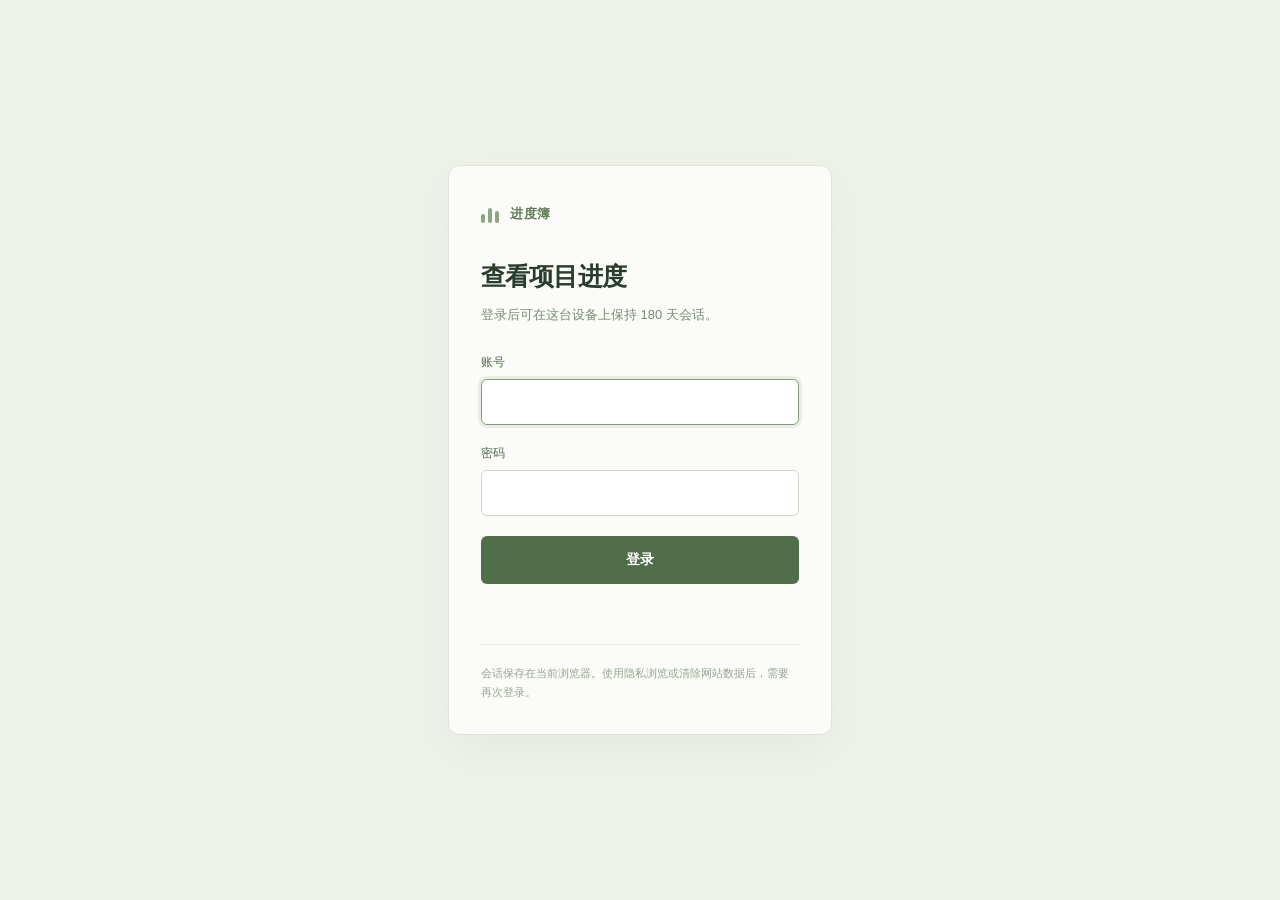
<file: web/login.html>
<!doctype html>
<html lang="zh-CN">
<head>
  <meta charset="utf-8">
  <meta name="viewport" content="width=device-width,initial-scale=1,viewport-fit=cover">
  <meta name="color-scheme" content="light">
  <title>登录 · 进度簿</title>
  <style>
    :root { font-family: -apple-system, BlinkMacSystemFont, "Segoe UI", "Microsoft YaHei", sans-serif; color: #293d2c; background: #eff2eb; }
    * { box-sizing: border-box; }
    body { min-height: 100vh; min-height: 100dvh; margin: 0; display: grid; place-items: center; padding: 24px; }
    main { width: min(100%, 384px); padding: 38px 32px 32px; background: #fbfcf9; border: 1px solid #dfe6d8; border-radius: 12px; box-shadow: 0 16px 44px #3652390d; }
    .brand { display: flex; align-items: center; gap: 9px; margin-bottom: 37px; color: #617c55; font-size: 13px; font-weight: 600; letter-spacing: .04em; }
    .mark { display: flex; align-items: flex-end; gap: 3px; width: 20px; height: 19px; }
    .mark i { display: block; width: 4px; background: #89a87c; border-radius: 2px; }
    .mark i:nth-child(1) { height: 9px; } .mark i:nth-child(2) { height: 15px; } .mark i:nth-child(3) { height: 12px; }
    h1 { margin: 0 0 9px; font-size: 25px; line-height: 1.35; letter-spacing: -.035em; font-weight: 600; }
    .intro { margin: 0 0 28px; color: #788b74; font-size: 13px; line-height: 1.8; }
    label { display: block; margin: 0 0 8px; color: #51694d; font-size: 12px; font-weight: 550; }
    input { display: block; width: 100%; height: 46px; margin: 0 0 20px; padding: 0 12px; border: 1px solid #cdd9c9; border-radius: 6px; background: #fff; color: #2f4431; font-family: inherit; font-size: 16px; outline: none; }
    input:focus { border-color: #829d77; box-shadow: 0 0 0 3px #9bb58d33; }
    button { display: block; width: 100%; min-height: 48px; margin-top: 8px; border: 0; border-radius: 6px; background: #506e49; color: #fff; font-family: inherit; font-size: 14px; font-weight: 600; cursor: pointer; }
    button:hover { background: #42613d; } button:disabled { opacity: .65; cursor: wait; }
    .error { min-height: 19px; margin: 14px 0 0; color: #9e6744; font-size: 12px; line-height: 1.6; }
    .note { margin: 27px 0 0; padding-top: 19px; border-top: 1px solid #e6ebe1; color: #95a38f; font-size: 11px; line-height: 1.7; }
    @media (max-width: 420px) { body { align-items: start; padding: max(38px, env(safe-area-inset-top)) 18px 24px; } main { padding: 33px 25px 29px; } }
  </style>
</head>
<body>
  <main>
    <div class="brand"><span class="mark" aria-hidden="true"><i></i><i></i><i></i></span>进度簿</div>
    <h1>查看项目进度</h1>
    <p class="intro">登录后可在这台设备上保持 180 天会话。</p>
    <form id="login-form" autocomplete="on">
      <label for="username">账号</label>
      <input id="username" name="username" type="text" autocomplete="username" required autofocus>
      <label for="password">密码</label>
      <input id="password" name="password" type="password" autocomplete="current-password" required>
      <button type="submit">登录</button>
      <p class="error" id="error" role="alert" aria-live="polite"></p>
    </form>
    <p class="note">会话保存在当前浏览器。使用隐私浏览或清除网站数据后，需要再次登录。</p>
  </main>
  <script>
    document.querySelector('#login-form').addEventListener('submit', async event => {
      event.preventDefault();
      const button = event.currentTarget.querySelector('button');
      const error = document.querySelector('#error');
      button.disabled = true;
      error.textContent = '';
      try {
        const response = await fetch('/api/v1/login', {
          method: 'POST', credentials: 'same-origin', cache: 'no-store',
          headers: { 'Content-Type': 'application/json' },
          body: JSON.stringify({ username: document.querySelector('#username').value,
                                 password: document.querySelector('#password').value })
        });
        if (response.ok) { window.location.replace('/' + window.location.hash); return; }
      } catch (_) { /* Keep the same public failure text as the login API. */ }
      error.textContent = '功能未开发';
      button.disabled = false;
    });
  </script>
</body>
</html>
</file>
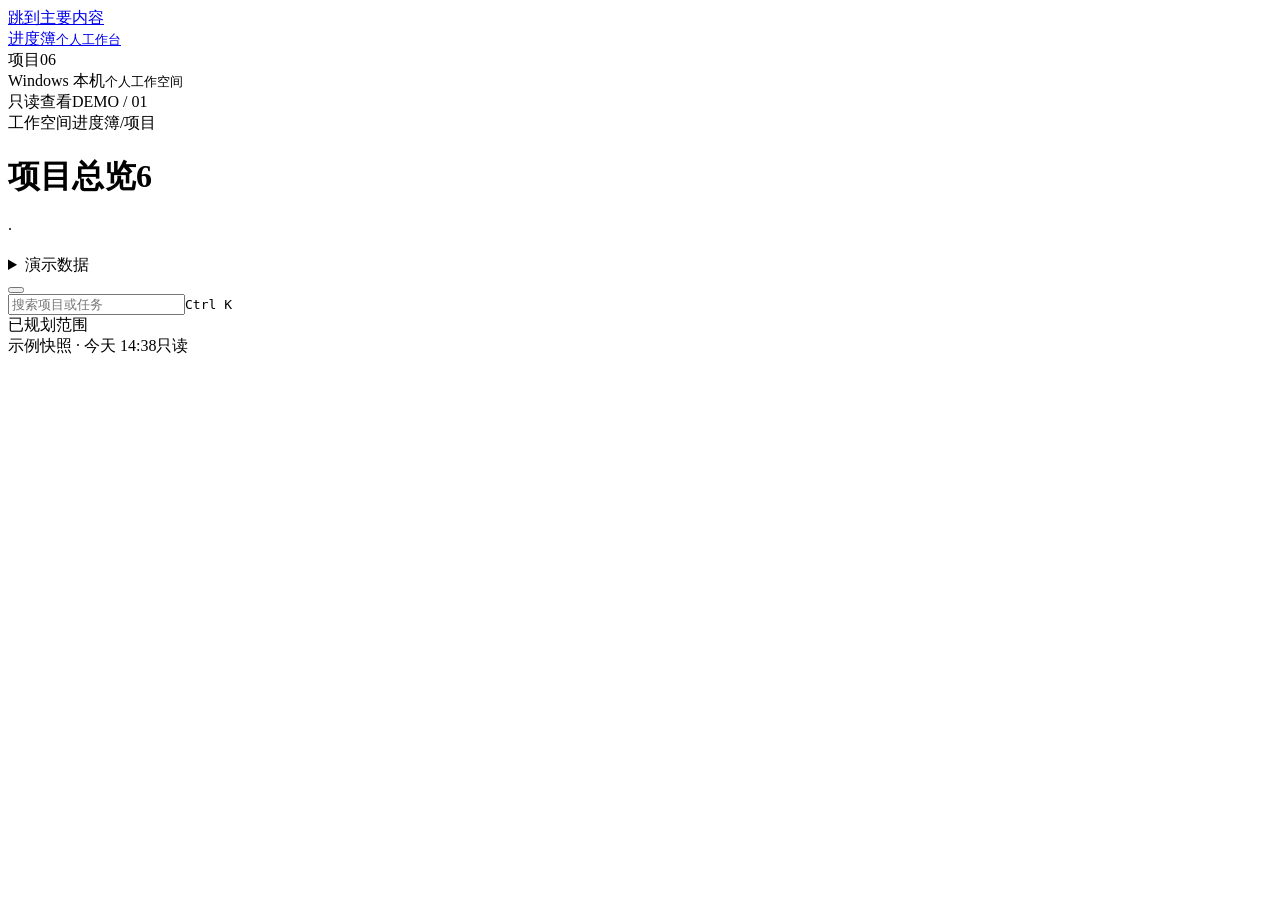
<file: demo/src/shell.html>
<!doctype html>
<html lang="zh-CN">
<head>
  <meta charset="UTF-8">
  <meta name="viewport" content="width=device-width, initial-scale=1, viewport-fit=cover">
  <meta name="theme-color" content="#F5F6F3">
  <meta name="description" content="个人项目进度看板，只读交互演示。">
  <title>进度簿 · 项目总览</title>
  <link rel="icon" href="data:image/svg+xml,%3Csvg xmlns='http://www.w3.org/2000/svg' viewBox='0 0 40 40'%3E%3Crect width='40' height='40' rx='10' fill='%23537565'/%3E%3Cpath d='M12 28V12M20 28V17M28 28V22' stroke='white' stroke-width='3' stroke-linecap='round'/%3E%3C/svg%3E">
  <style>/* INLINE_STYLES */</style>
</head>
<body data-view="home">
  <a class="skip-link" href="#main-content" data-action="skip">跳到主要内容</a>
  <div class="app-shell">
    <aside class="sidebar" aria-label="工作台导航">
      <a class="brand" href="#" aria-label="进度簿首页"><span class="brand-mark" aria-hidden="true"><i></i><i></i><i></i></span><span>进度簿<small>个人工作台</small></span></a>
      <nav class="primary-nav" aria-label="查看范围" id="primary-nav"></nav>
      <div class="side-section-label">项目<span id="side-project-count">06</span></div>
      <nav class="side-projects" aria-label="项目快捷入口" id="side-projects"></nav>
      <div class="sidebar-bottom">
        <div class="source-machine"><span data-icon="monitor"></span><div>Windows 本机<small>个人工作空间</small></div><span class="source-dot" aria-hidden="true"></span></div>
        <div class="sidebar-foot"><span data-icon="eye"></span>只读查看<span class="foot-version">DEMO / 01</span></div>
      </div>
    </aside>
    <main class="main" id="main-content" tabindex="-1">
      <header class="page-header">
        <div class="page-heading">
          <div class="eyebrow"><span class="mini-brand" aria-hidden="true"><i></i><i></i><i></i></span><span class="desktop-kicker">工作空间</span><span class="mobile-kicker">进度簿</span><span class="kicker-slash">/</span>项目</div>
          <h1>项目总览<span class="heading-count" id="heading-count">6</span></h1>
          <p class="page-subtitle"><span id="date-label"></span><span class="sub-dot">·</span><span id="overview-summary"></span></p>
        </div>
        <div class="header-actions">
          <details class="demo-menu" id="demo-menu">
            <summary><span class="demo-mark" aria-hidden="true"></span><span>演示数据</span><span data-icon="chevronDown"></span></summary>
            <div class="demo-options"><p>预览场景</p><button type="button" data-scenario="online"><span data-icon="sun"></span>正常显示<span class="option-check" data-check="online">✓</span></button><button type="button" data-scenario="offline"><span data-icon="wifiOff"></span>本机离线<span class="option-check" data-check="offline"></span></button><small>此处仅切换演示场景，<br>不会更新任何项目状态。</small></div>
          </details>
          <button class="icon-button rules-button" type="button" data-action="rules" aria-label="查看进度计算方式" title="进度计算方式"><span data-icon="help"></span></button>
        </div>
      </header>
      <div class="offline-banner" id="offline-banner" hidden role="status"><span data-icon="wifiOff"></span><div><strong>暂时无法连接本机</strong><span>以下保留最后一次记录 · 今天 14:38。请确认电脑在线后再查看。</span></div><span class="offline-tag">离线示例</span></div>
      <div class="workspace">
        <section class="project-panel" aria-label="项目列表">
          <div class="search-wrap"><span data-icon="search"></span><input id="project-search" type="search" placeholder="搜索项目或任务" aria-label="搜索项目或任务" autocomplete="off"><kbd aria-hidden="true">Ctrl K</kbd></div>
          <div class="filters" id="filters" role="group" aria-label="筛选项目"></div>
          <div class="list-caption"><span id="list-caption"></span><span>已规划范围</span></div>
          <div class="project-scroll" id="project-scroll"><div id="project-list" class="project-list" role="list"></div></div>
          <div class="list-footer"><span class="snapshot-dot" aria-hidden="true"></span><span id="snapshot-label">示例快照 · 今天 14:38</span><span class="read-only-label"><span data-icon="eye"></span>只读</span></div>
        </section>
        <aside class="detail-panel" id="detail-panel" aria-label="项目详情" tabindex="-1"></aside>
      </div>
    </main>
  </div>
  <dialog class="rules-dialog" id="rules-dialog" aria-labelledby="rules-title">
    <div class="dialog-top"><span class="eyebrow">计量口径</span><button class="icon-button" type="button" data-action="close-rules" aria-label="关闭计算说明"><span data-icon="close"></span></button></div>
    <h2 id="rules-title">每个 Task，算一步。</h2>
    <p class="dialog-intro">百分比表示已规划任务的实施完成比例。</p>
    <div class="formula"><span><strong>12</strong><small>已完成 Task</small></span><b>÷</b><span><strong>20</strong><small>已规划 Task</small></span><b>=</b><span class="formula-result"><strong>60<em>%</em></strong><small>范围内进度</small></span></div>
    <ul class="rules-list"><li><strong>通过检查才计入完成</strong><span>人工验收独立标记，待验收不抵消已完成的实施工作。</span></li><li><strong>子项不增加 Task 数量</strong><span>Wave 用于分组，子项用于展示细节；项目比例直接汇总 Task。</span></li><li><strong>未拆分的计划明确标注</strong><span>未来 Wave 待细化时，不将已有任务的 100% 当成全项目完成。</span></li></ul>
    <div class="dialog-foot">本页为虚构演示数据，不代表本机实时状态。</div>
  </dialog>
  <noscript>/* INLINE_STATIC */</noscript>
  <script>/* INLINE_MODEL */</script>
  <script>/* INLINE_DATA */</script>
  <script>/* INLINE_APP */</script>
</body>
</html>
</file>
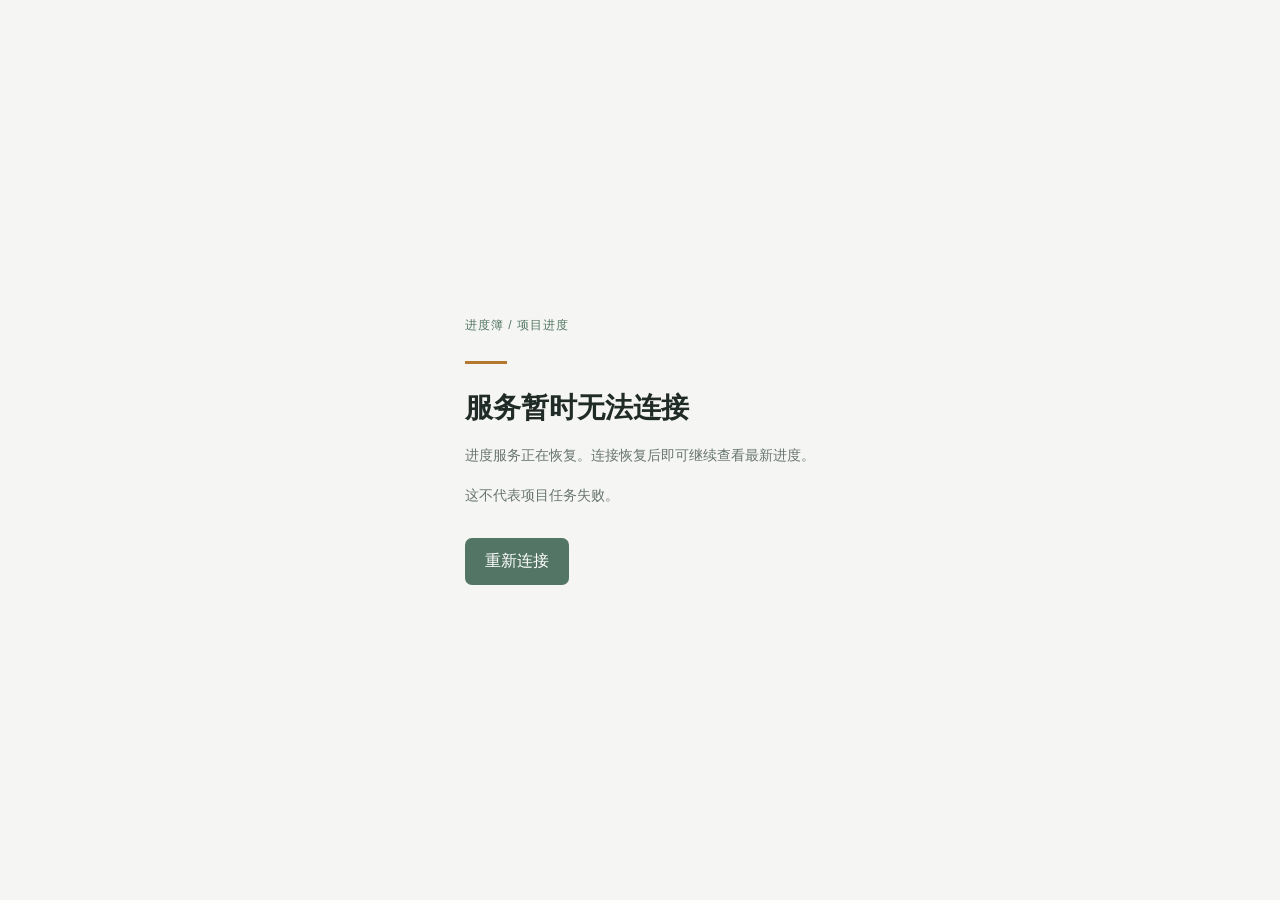
<file: deploy/vps/offline.html>
<!doctype html>
<html lang="zh-CN">
<head>
  <meta charset="utf-8">
  <meta name="viewport" content="width=device-width,initial-scale=1,viewport-fit=cover">
  <meta name="theme-color" content="#f5f6f3">
  <title>进度簿 · 暂时离线</title>
  <style>
    *{box-sizing:border-box}
    body{margin:0;padding:32px 24px;min-height:100vh;display:grid;place-items:center;background:#f5f6f3;color:#202b27;font-family:-apple-system,BlinkMacSystemFont,"Segoe UI","Microsoft YaHei",sans-serif}
    main{max-width:410px}small{font-size:12px;letter-spacing:.08em;color:#537565}
    h1{font-size:28px;line-height:1.4;margin:24px 0 14px;font-weight:600}
    p{color:#69756f;font-size:14px;line-height:1.9}
    a{display:inline-flex;align-items:center;justify-content:center;margin-top:15px;padding:13px 20px;background:#537565;color:#fff;text-decoration:none;border-radius:7px}
    a:focus-visible{outline:3px solid #986124;outline-offset:3px}
    .line{width:42px;height:3px;background:#b4772e;margin-top:27px}
  </style>
</head>
<body><main><small>进度簿 / 项目进度</small><div class="line"></div>
  <h1>服务暂时无法连接</h1>
  <p>进度服务正在恢复。连接恢复后即可继续查看最新进度。</p>
  <p>这不代表项目任务失败。</p><a href="/">重新连接</a>
</main></body>
</html>
</file>
